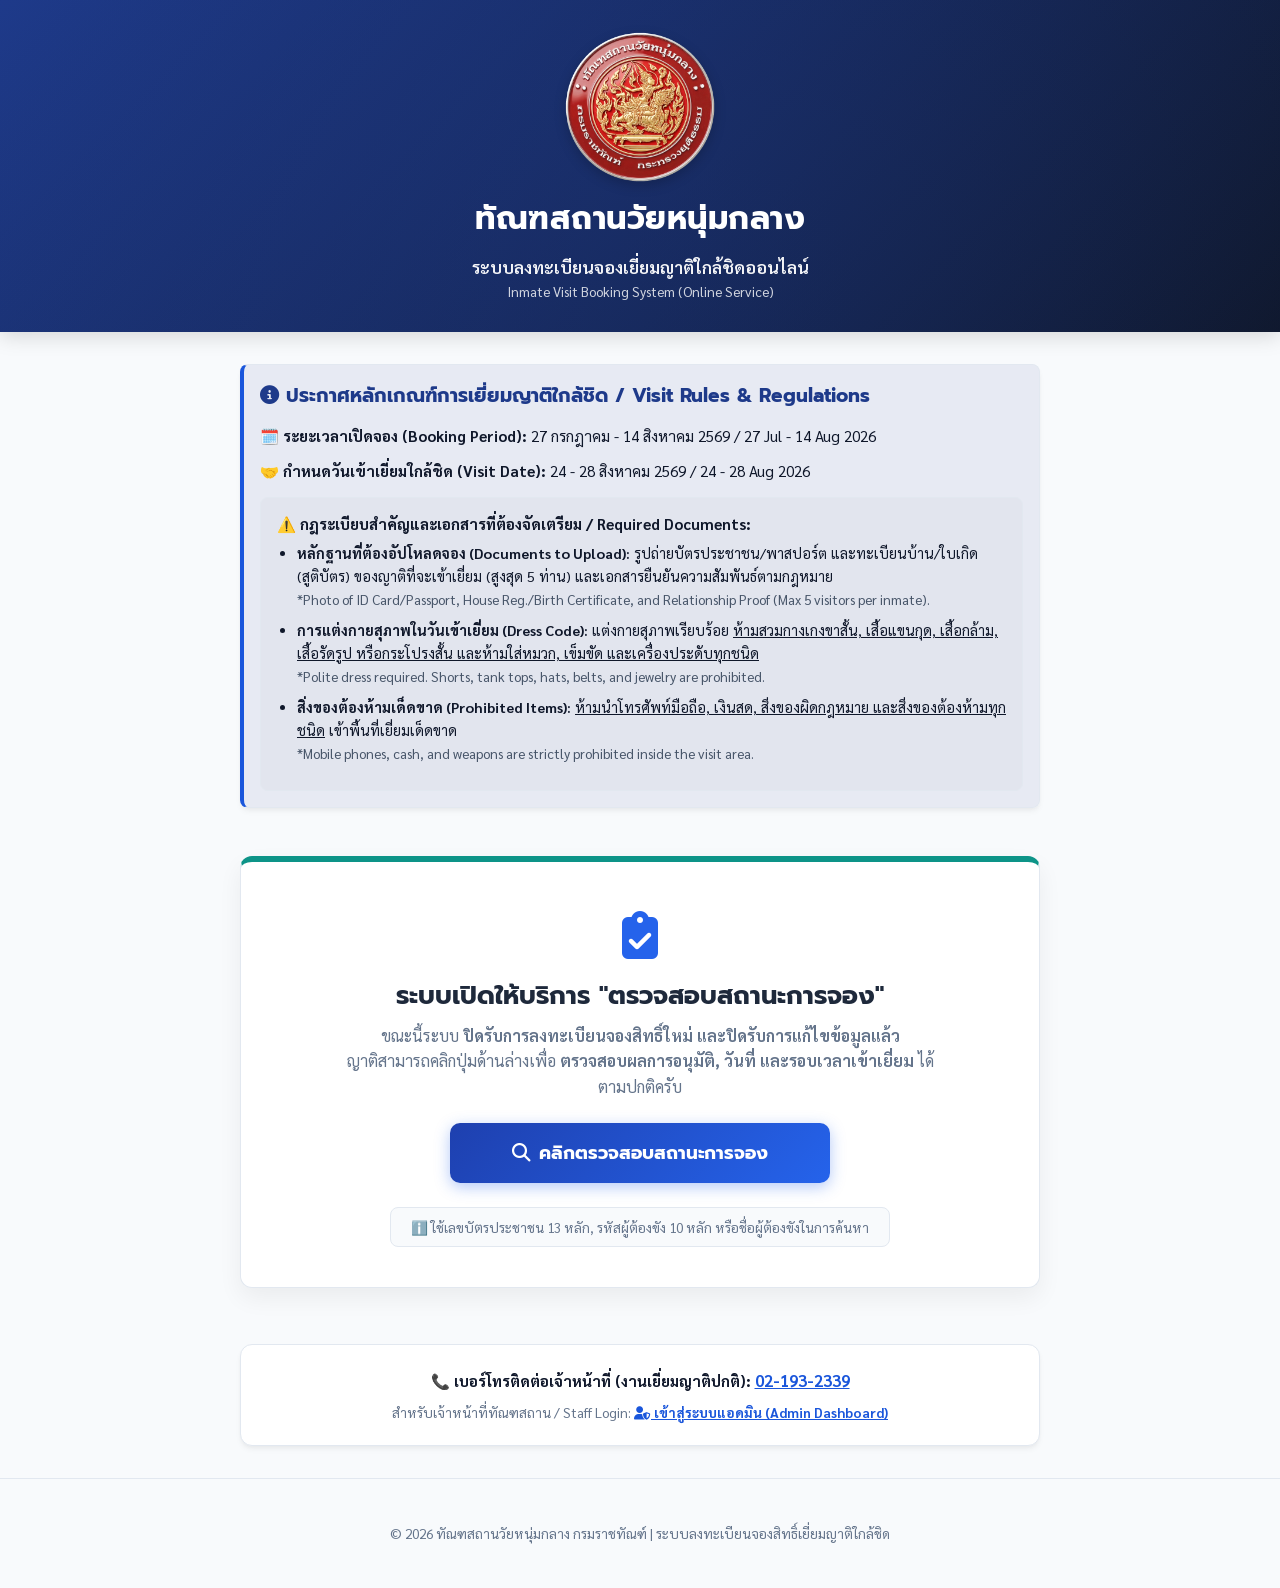
<file: index.html>
<!DOCTYPE html>
<html lang="th">
<head>
    <meta charset="UTF-8">
    <meta name="viewport" content="width=device-width, initial-scale=1.0">
    <meta http-equiv="Cache-Control" content="no-cache, no-store, must-revalidate">
    <meta http-equiv="Pragma" content="no-cache">
    <meta http-equiv="Expires" content="0">
    <meta name="description" content="ระบบลงทะเบียนจองเยี่ยมญาติใกล้ชิดออนไลน์ ทัณฑสถานวัยหนุ่มกลาง เปิดลงทะเบียนสำหรับญาติผู้ต้องขัง">
    <title>ระบบลงทะเบียนจองเยี่ยมญาติใกล้ชิดออนไลน์ - ทัณฑสถานวัยหนุ่มกลาง</title>
    <link rel="stylesheet" href="styles.css?v=2.0">
    <link rel="stylesheet" href="https://cdnjs.cloudflare.com/ajax/libs/font-awesome/6.4.0/css/all.min.css">
</head>
<body>
    <header>
        <div style="display:flex; flex-direction:column; align-items:center; justify-content:center; gap:0.75rem;">
            <img src="logo.png" alt="โลโก้ทัณฑสถานวัยหนุ่มกลาง" style="width:150px; height:150px; filter:drop-shadow(0 4px 6px rgba(0,0,0,0.2));">
            <h1 style="margin:0; font-family:'Prompt', sans-serif; font-size:2rem; font-weight:700; text-align:center;">ทัณฑสถานวัยหนุ่มกลาง</h1>
            <p style="margin:0; font-size:1.1rem; opacity:0.95; text-align:center; font-weight:600;">ระบบลงทะเบียนจองเยี่ยมญาติใกล้ชิดออนไลน์</p>
            <span style="font-size:0.85rem; opacity:0.8; text-align:center; margin-top:-0.5rem;">Inmate Visit Booking System (Online Service)</span>
        </div>
    </header>

    <main>
        <!-- Rules Alert Box -->
        <div class="card alert alert-info">
            <h2 style="margin-top: 0; font-family: 'Prompt', sans-serif; font-size: 1.2rem; color: #1e3a8a;">
                <i class="fa-solid fa-circle-info"></i> ประกาศหลักเกณฑ์การเยี่ยมญาติใกล้ชิด / Visit Rules & Regulations
            </h2>
            <p>🗓️ <strong>ระยะเวลาเปิดจอง (Booking Period):</strong> 27 กรกฎาคม - 14 สิงหาคม 2569 / 27 Jul - 14 Aug 2026</p>
            <p>🤝 <strong>กำหนดวันเข้าเยี่ยมใกล้ชิด (Visit Date):</strong> 24 - 28 สิงหาคม 2569 / 24 - 28 Aug 2026</p>
            <div class="rules-container" style="margin-top: 1rem;">
                <strong style="display: block; margin-bottom: 0.5rem;">⚠️ กฎระเบียบสำคัญและเอกสารที่ต้องจัดเตรียม / Required Documents:</strong>
                <ul class="rules-list">
                    <li><strong>หลักฐานที่ต้องอัปโหลดจอง (Documents to Upload):</strong> รูปถ่ายบัตรประชาชน/พาสปอร์ต และทะเบียนบ้าน/ใบเกิด (สูติบัตร) ของญาติที่จะเข้าเยี่ยม (สูงสุด 5 ท่าน) และเอกสารยืนยันความสัมพันธ์ตามกฎหมาย <br><span style="font-size:0.85rem; color:#475569;">*Photo of ID Card/Passport, House Reg./Birth Certificate, and Relationship Proof (Max 5 visitors per inmate).</span></li>
                    <li><strong>การแต่งกายสุภาพในวันเข้าเยี่ยม (Dress Code):</strong> แต่งกายสุภาพเรียบร้อย <u>ห้ามสวมกางเกงขาสั้น, เสื้อแขนกุด, เสื้อกล้าม, เสื้อรัดรูป หรือกระโปรงสั้น และห้ามใส่หมวก, เข็มขัด และเครื่องประดับทุกชนิด</u> <br><span style="font-size:0.85rem; color:#475569;">*Polite dress required. Shorts, tank tops, hats, belts, and jewelry are prohibited.</span></li>
                    <li><strong>สิ่งของต้องห้ามเด็ดขาด (Prohibited Items):</strong> <u>ห้ามนำโทรศัพท์มือถือ, เงินสด, สิ่งของผิดกฎหมาย และสิ่งของต้องห้ามทุกชนิด</u> เข้าพื้นที่เยี่ยมเด็ดขาด <br><span style="font-size:0.85rem; color:#475569;">*Mobile phones, cash, and weapons are strictly prohibited inside the visit area.</span></li>
                </ul>
            </div>
        </div>

        <!-- System Closed for New Bookings, but Open for Status Checking -->
        <div class="card" style="text-align: center; padding: 2.5rem 1.5rem; background: #fff; border-top: 6px solid var(--secondary-color); box-shadow: 0 10px 25px rgba(0,0,0,0.06); border-radius: 12px; margin-bottom: 2rem;">
            <div style="font-size: 3rem; color: #2563eb; margin-bottom: 0.75rem;">
                <i class="fa-solid fa-clipboard-check"></i>
            </div>
            <h2 style="margin: 0 0 0.5rem 0; font-family: 'Prompt', sans-serif; font-size: 1.6rem; color: #1e293b; font-weight: 700;">
                ระบบเปิดให้บริการ "ตรวจสอบสถานะการจอง"
            </h2>
            <p style="margin: 0 auto 1.5rem auto; font-size: 1rem; color: #64748b; max-width: 600px; line-height: 1.6;">
                ขณะนี้ระบบ <strong>ปิดรับการลงทะเบียนจองสิทธิ์ใหม่ และปิดรับการแก้ไขข้อมูลแล้ว</strong><br>
                ญาติสามารถคลิกปุ่มด้านล่างเพื่อ <strong>ตรวจสอบผลการอนุมัติ, วันที่ และรอบเวลาเข้าเยี่ยม</strong> ได้ตามปกติครับ
            </p>

            <div style="max-width: 380px; margin: 0 auto 1.5rem auto;">
                <a href="status.html" class="btn btn-primary" style="display: flex; align-items: center; justify-content: center; gap: 0.6rem; padding: 1rem 1.5rem; font-size: 1.15rem; font-weight: bold; background: linear-gradient(135deg, #1e40af, #2563eb); border: none; border-radius: 10px; color: #fff; text-decoration: none; box-shadow: 0 4px 15px rgba(37,99,235,0.35);">
                    <i class="fa-solid fa-magnifying-glass"></i> คลิกตรวจสอบสถานะการจอง
                </a>
            </div>

            <div style="display: inline-block; background: #f8fafc; padding: 0.6rem 1.25rem; border-radius: 8px; font-size: 0.85rem; color: #64748b; border: 1px solid #e2e8f0;">
                ℹ️ ใช้เลขบัตรประชาชน 13 หลัก, รหัสผู้ต้องขัง 10 หลัก หรือชื่อผู้ต้องขังในการค้นหา
            </div>
        </div>

        <div class="card" style="text-align: center; padding: 1.5rem;">
            <p style="margin: 0 0 0.75rem 0; font-size: 0.95rem; color: var(--text-light);">
                📞 <strong>เบอร์โทรติดต่อเจ้าหน้าที่ (งานเยี่ยมญาติปกติ):</strong> <a href="tel:021932339" style="color: var(--primary-color); font-weight: bold; text-decoration: underline; font-size: 1.05rem;">02-193-2339</a>
            </p>
            <p style="margin: 0; font-size: 0.85rem; color: var(--text-muted-light);">
                สำหรับเจ้าหน้าที่ทัณฑสถาน / Staff Login: 
                <a href="admin.html" style="color: var(--primary-color); font-weight: bold; text-decoration: underline;">
                    <i class="fa-solid fa-user-shield"></i> เข้าสู่ระบบแอดมิน (Admin Dashboard)
                </a>
            </p>
        </div>
    </main>

    <footer>
        <p>© 2026 ทัณฑสถานวัยหนุ่มกลาง กรมราชทัณฑ์ | ระบบลงทะเบียนจองสิทธิ์เยี่ยมญาติใกล้ชิด</p>
    </footer>

    <script src="app.js"></script>
    <script>
        document.addEventListener("DOMContentLoaded", () => {
            initTheme();
        });
    </script>
</body>
</html>
</file>
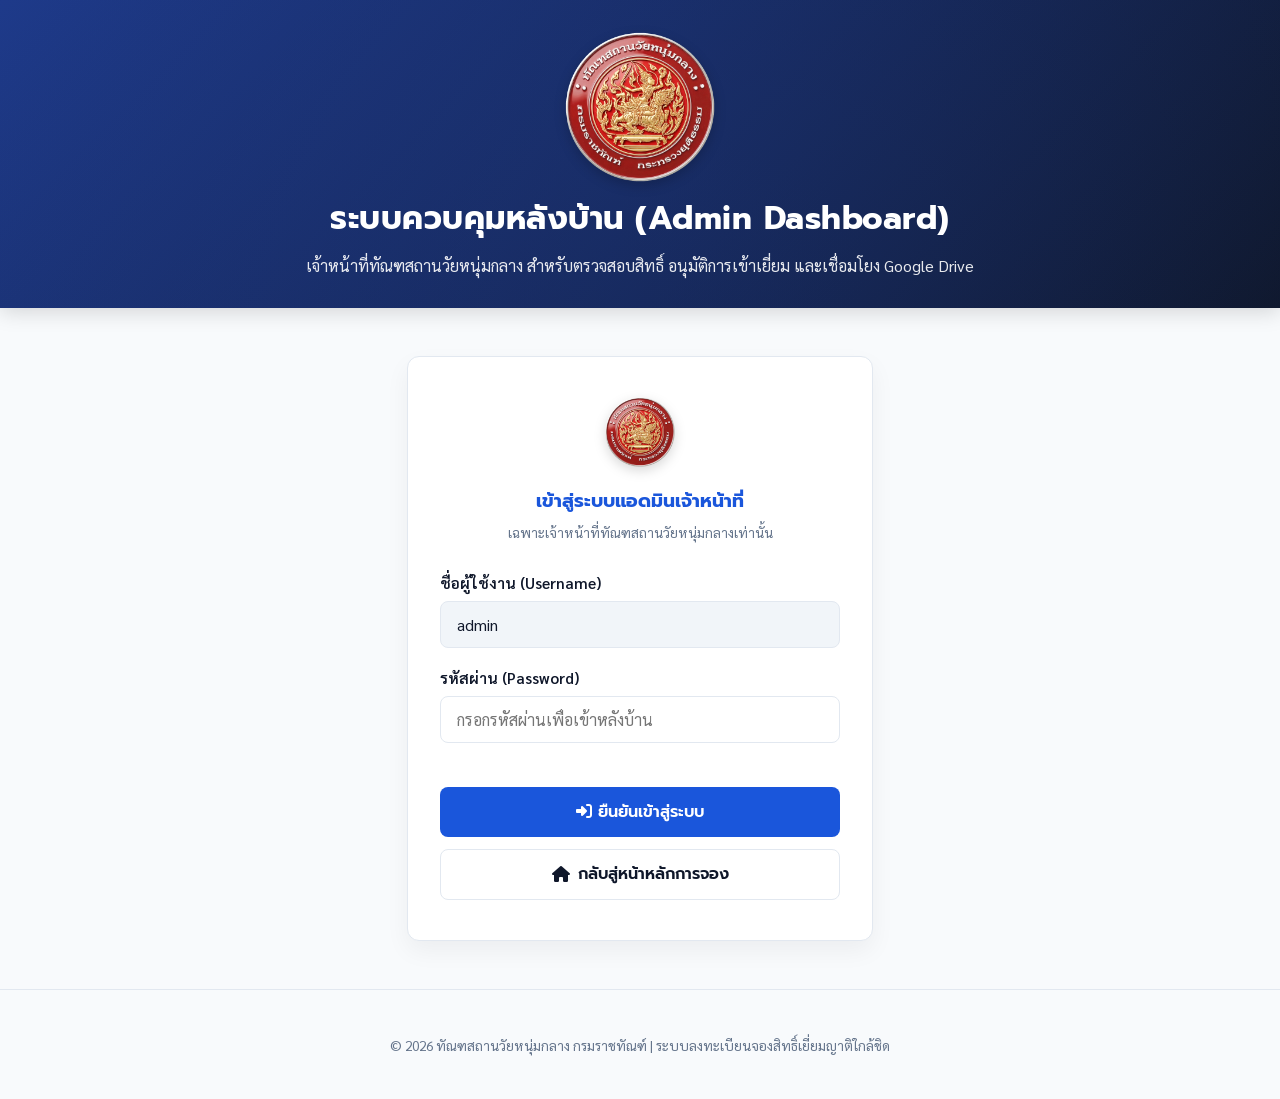
<file: admin.html>
<!DOCTYPE html>
<html lang="th">
<head>
    <meta charset="UTF-8">
    <meta name="viewport" content="width=device-width, initial-scale=1.0">
    <title>ระบบแอดมินสำหรับเจ้าหน้าที่ - ทัณฑสถานวัยหนุ่มกลาง</title>
    <link rel="stylesheet" href="styles.css">
    <link rel="stylesheet" href="https://cdnjs.cloudflare.com/ajax/libs/font-awesome/6.4.0/css/all.min.css">
    <link rel="preconnect" href="https://fonts.googleapis.com">
    <link rel="preconnect" href="https://fonts.gstatic.com" crossorigin>
    <link href="https://fonts.googleapis.com/css2?family=Sarabun:ital,wght@0,300;0,400;0,500;0,600;0,700;1,400&display=swap" rel="stylesheet">
    <style>
        .stats-grid {
            display: grid;
            grid-template-columns: repeat(auto-fit, minmax(200px, 1fr));
            gap: 1rem;
            margin-bottom: 1.5rem;
        }
        .stat-card {
            background-color: var(--bg-card-light);
            border: 1px solid var(--border-light);
            border-radius: var(--border-radius);
            padding: 1.25rem;
            text-align: center;
        }
        body.dark-mode .stat-card {
            background-color: var(--bg-card-dark);
            border-color: var(--border-dark);
        }
        .stat-card h4 {
            margin: 0;
            font-size: 0.9rem;
            color: var(--text-muted-light);
        }
        body.dark-mode .stat-card h4 {
            color: var(--text-muted-dark);
        }
        .stat-card p {
            margin: 0.5rem 0 0 0;
            font-size: 1.75rem;
            font-weight: 700;
            color: var(--primary-color);
        }
        @media print {
            @page {
                size: A4 portrait;
                margin: 0;
            }
            html, body {
                background-color: white !important;
                color: black !important;
                height: 100% !important;
                min-height: 100% !important;
                overflow: visible !important;
                margin: 0 !important;
                padding: 0 !important;
                font-family: 'TH Sarabun PSK', 'TH Sarabun New', 'Sarabun', sans-serif !important;
            }
            body > * {
                display: none !important;
            }
            #reportModal {
                display: block !important;
                visibility: visible !important;
                position: absolute !important;
                left: 0 !important;
                top: 0 !important;
                width: 100% !important;
                height: auto !important;
                min-height: auto !important;
                max-height: none !important;
                overflow: visible !important;
                background-color: white !important;
                backdrop-filter: none !important;
                box-shadow: none !important;
                border: none !important;
                z-index: 99999 !important;
                margin: 0 !important;
                padding: 0 !important;
            }
            #reportModal .no-print, .no-print {
                display: none !important;
            }
            .modal-content {
                box-shadow: none !important;
                border: none !important;
                width: 100% !important;
                max-width: 100% !important;
                height: auto !important;
                min-height: auto !important;
                max-height: none !important;
                overflow: visible !important;
                padding: 0 !important;
                margin: 0 !important;
                background-color: white !important;
                position: static !important;
            }
            #zonePrintArea, #reportModalBody {
                overflow: visible !important;
                height: auto !important;
                max-height: none !important;
                position: static !important;
                padding: 0 !important;
                margin: 0 !important;
            }
            table {
                width: 100% !important;
                border-collapse: collapse !important;
                page-break-inside: auto !important;
            }
            tr {
                page-break-inside: avoid !important;
                break-inside: avoid !important;
            }
            thead {
                display: table-header-group !important;
            }
            .official-form-page {
                border: none !important;
                box-shadow: none !important;
                padding: 0.8cm 1.5cm 0.5cm 1.5cm !important;
                margin: 0 auto !important;
                width: 100% !important;
                max-width: 210mm !important;
                box-sizing: border-box !important;
                display: flex !important;
                flex-direction: column !important;
                justify-content: flex-start !important;
            }
            .print-only {
                display: flex !important;
            }
        }
        .print-only {
            display: none;
        }
    </style>
</head>
<body>
    <header>
        <div style="display:flex; flex-direction:column; align-items:center; justify-content:center; gap:0.75rem;">
            <img src="logo.png" alt="โลโก้ทัณฑสถานวัยหนุ่มกลาง" style="width:150px; height:150px; filter:drop-shadow(0 4px 6px rgba(0,0,0,0.2));">
            <h1 style="margin:0; font-family:'Prompt', sans-serif; font-size:2rem; font-weight:700; text-align:center;">ระบบควบคุมหลังบ้าน (Admin Dashboard)</h1>
            <p style="margin:0; font-size:1rem; opacity:0.9; text-align:center;">เจ้าหน้าที่ทัณฑสถานวัยหนุ่มกลาง สำหรับตรวจสอบสิทธิ์ อนุมัติการเข้าเยี่ยม และเชื่อมโยง Google Drive</p>
        </div>
    </header>

    <main style="max-width: 1200px; width: 95%;">
        <!-- Back to main portal button -->
        <div id="portalNav" style="display: none; justify-content: space-between; align-items: center; margin-bottom: 1.5rem; flex-wrap: wrap; gap: 0.5rem;">
            <a href="index.html" style="text-decoration:none; color:var(--primary-color); font-weight:600;">
                <i class="fa-solid fa-arrow-left"></i> กลับสู่หน้าพอร์ทัลหลัก
            </a>
            <button onclick="handleLogout()" class="btn btn-secondary" style="width: auto; padding: 0.4rem 0.8rem; font-size: 0.85rem; background-color: var(--danger); color: white; border: none; font-family: inherit; border-radius: 6px; cursor: pointer;">
                <i class="fa-solid fa-right-from-bracket"></i> ออกจากระบบ
            </button>
        </div>

        <!-- Admin Login Screen -->
        <div id="loginScreen" style="display: flex; align-items: center; justify-content: center; min-height: 50vh; padding: 1rem 0;">
            <div class="card" style="max-width: 400px; width: 100%; box-shadow: 0 10px 25px rgba(0,0,0,0.05); border-radius: 12px; padding: 2.5rem 2rem;">
                <div style="text-align: center; margin-bottom: 2rem;">
                    <img src="logo.png" alt="โลโก้ทัณฑสถานวัยหนุ่มกลาง" style="width: 70px; height: 70px; filter: drop-shadow(0 4px 6px rgba(0,0,0,0.15)); margin-bottom: 1rem;">
                    <h3 style="margin: 0; font-family: 'Prompt', sans-serif; color: var(--primary-color);">เข้าสู่ระบบแอดมินเจ้าหน้าที่</h3>
                    <p style="margin: 0.5rem 0 0 0; font-size: 0.85rem; color: var(--text-muted-light);">เฉพาะเจ้าหน้าที่ทัณฑสถานวัยหนุ่มกลางเท่านั้น</p>
                </div>
                
                <form id="loginForm" onsubmit="handleLogin(event)">
                    <div class="form-group">
                        <label for="adminUsername">ชื่อผู้ใช้งาน (Username)</label>
                        <input type="text" id="adminUsername" class="form-control" value="admin" required readonly style="background-color: #f1f5f9; cursor: not-allowed;">
                    </div>
                    
                    <div class="form-group" style="margin-top: 1.25rem;">
                        <label for="adminPassword">รหัสผ่าน (Password)</label>
                        <input type="password" id="adminPassword" class="form-control" placeholder="กรอกรหัสผ่านเพื่อเข้าหลังบ้าน" required>
                    </div>
                    
                    <div id="loginFeedback" style="color: var(--danger); font-size: 0.85rem; font-weight: 500; margin-top: 0.5rem; display: none;"></div>
                    
                    <button type="submit" class="btn btn-primary" style="width: 100%; margin-top: 1.5rem; font-weight: 600; padding: 0.8rem;">
                        <i class="fa-solid fa-right-to-bracket"></i> ยืนยันเข้าสู่ระบบ
                    </button>
                    
                    <a href="index.html" class="btn btn-secondary" style="width: 100%; margin-top: 0.75rem; font-weight: 600; padding: 0.8rem; display: flex; align-items: center; justify-content: center; gap: 0.5rem; text-decoration: none;">
                        <i class="fa-solid fa-house"></i> กลับสู่หน้าหลักการจอง
                    </a>
                </form>
            </div>
        </div>

        <div id="adminDashboard" style="display: none;">
            <!-- System Stats Overview -->
            <div class="stats-grid">
            <div class="stat-card">
                <h4>จำนวนการลงทะเบียนทั้งหมด</h4>
                <p id="totalBookings">0</p>
            </div>
            <div class="stat-card">
                <h4>รอการตรวจสอบเอกสาร</h4>
                <p id="pendingBookings" style="color: var(--warning);">0</p>
            </div>
            <div class="stat-card">
                <h4>อนุมัติเรียบร้อย</h4>
                <p id="approvedBookings" style="color: var(--success);">0</p>
            </div>
            <div class="stat-card">
                <h4>ปฏิเสธ/เอกสารไม่ชัดเจน</h4>
                <p id="rejectedBookings" style="color: var(--danger);">0</p>
            </div>
        </div>

        <!-- Quota Monitor Section -->
        <div class="card" style="margin-bottom: 1.5rem; background-color: #f8fafc; border: 1px solid var(--border-light);">
            <div style="display:flex; justify-content:space-between; align-items:center; flex-wrap:wrap; gap:0.5rem; margin-bottom:1rem;">
                <h3 style="margin:0; font-family:'Prompt', sans-serif; color:var(--primary-color); display:flex; align-items:center; gap:0.5rem; font-size:1.15rem;">
                    <i class="fa-solid fa-chart-bar"></i> สถานะโควตาการจองเยี่ยมคงเหลือ (จำกัด 300 คิว/รอบ/แดน)
                </h3>
                <span style="font-size:0.85rem; color:var(--text-muted-light);">
                    <i class="fa-solid fa-arrows-rotate"></i> อัปเดตเรียลไทม์ตามคิวจองในระบบ
                </span>
            </div>

            <div id="quotaMonitorGrid" style="display:grid; grid-template-columns: repeat(auto-fit, minmax(220px, 1fr)); gap:0.75rem;">
                <!-- dynamic quota monitor cards render here -->
            </div>
        </div>

        <!-- Notification Alert & Auto-Refresh Control Bar -->
        <div style="display:flex; justify-content:space-between; align-items:center; flex-wrap:wrap; gap:0.5rem; margin-bottom:1rem; padding:0.75rem 1rem; background:linear-gradient(135deg, #1e293b, #0f172a); color:white; border-radius:8px; box-shadow:0 2px 8px rgba(0,0,0,0.15);" class="no-print">
            <div style="display:flex; align-items:center; gap:0.75rem; flex-wrap:wrap;">
                <span style="font-weight:bold; font-size:0.95rem; display:flex; align-items:center; gap:0.4rem; color:#f8fafc;">
                    <i class="fa-solid fa-bell" id="bellIcon" style="color:#f59e0b; font-size:1.1rem;"></i> ระบบตรวจจับคิวใหม่เรียลไทม์
                </span>
                <span id="autoRefreshStatus" class="badge" style="background:#059669; color:white; font-size:0.75rem; padding:4px 10px; border-radius:12px;">🟢 ทำงานปกติ (ตรวจสอบคิวใหม่ทุก 30 วิ)</span>
            </div>

            <div style="display:flex; align-items:center; gap:0.5rem; flex-wrap:wrap;">
                <button id="btnToggleSound" onclick="toggleNotificationSound()" class="btn" style="padding:0.4rem 0.9rem; font-size:0.85rem; background:#334155; color:white; border:1px solid #475569; border-radius:6px; cursor:pointer; display:inline-flex; align-items:center; gap:0.4rem; font-family:'Prompt', sans-serif;">
                    <i class="fa-solid fa-volume-high" id="soundIcon" style="color:#10b981;"></i> เสียงแจ้งเตือน: เปิด
                </button>
                <button onclick="testNotificationSound()" class="btn" style="padding:0.4rem 0.8rem; font-size:0.8rem; background:#475569; color:white; border:none; border-radius:6px; cursor:pointer; font-family:'Prompt', sans-serif;">
                    <i class="fa-solid fa-music"></i> ทดสอบเสียง 🔊
                </button>
            </div>
        </div>

        <!-- Admin Master Control Panel: Toggle Switches -->
        <div style="display:grid; grid-template-columns: repeat(auto-fit, minmax(320px, 1fr)); gap:0.75rem; margin-bottom:1rem;" class="no-print">
            <!-- Toggle 1: New Booking System -->
            <div style="display:flex; justify-content:space-between; align-items:center; padding:0.75rem 1rem; background:linear-gradient(135deg, #0f172a, #1e1b4b); color:white; border-radius:8px; box-shadow:0 2px 8px rgba(0,0,0,0.15);">
                <div style="display:flex; align-items:center; gap:0.5rem; flex-wrap:wrap;">
                    <span style="font-weight:bold; font-size:0.9rem; display:flex; align-items:center; gap:0.4rem; color:#f8fafc;">
                        <i class="fa-solid fa-power-off" style="color:#818cf8; font-size:1rem;"></i> 1. ระบบจองสิทธิ์ใหม่:
                    </span>
                    <span id="configBookingStatus" class="badge" style="background:#059669; color:white; font-size:0.75rem; padding:3px 8px; border-radius:10px; font-weight:bold;">🟢 เปิดรับจอง</span>
                </div>
                <button id="btnToggleBooking" onclick="toggleBookingOpenConfig()" class="btn" style="padding:0.4rem 0.8rem; font-size:0.8rem; background:#ef4444; color:white; border:none; border-radius:6px; cursor:pointer; display:inline-flex; align-items:center; gap:0.3rem; font-family:'Prompt', sans-serif; font-weight:bold;">
                    <i class="fa-solid fa-lock" id="bookingToggleIcon"></i> <span>ปิดรับจองใหม่</span>
                </button>
            </div>

            <!-- Toggle 2: Check Status & Edit Resubmission System -->
            <div style="display:flex; justify-content:space-between; align-items:center; padding:0.75rem 1rem; background:linear-gradient(135deg, #0f172a, #311b92); color:white; border-radius:8px; box-shadow:0 2px 8px rgba(0,0,0,0.15);">
                <div style="display:flex; align-items:center; gap:0.5rem; flex-wrap:wrap;">
                    <span style="font-weight:bold; font-size:0.9rem; display:flex; align-items:center; gap:0.4rem; color:#f8fafc;">
                        <i class="fa-solid fa-magnifying-glass" style="color:#a5b4fc; font-size:1rem;"></i> 2. ตรวจสอบสถานะ/แก้ไข:
                    </span>
                    <span id="configStatusPageStatus" class="badge" style="background:#059669; color:white; font-size:0.75rem; padding:3px 8px; border-radius:10px; font-weight:bold;">🟢 เปิดให้บริการ</span>
                </div>
                <button id="btnToggleStatusPage" onclick="toggleStatusPageOpenConfig()" class="btn" style="padding:0.4rem 0.8rem; font-size:0.8rem; background:#ef4444; color:white; border:none; border-radius:6px; cursor:pointer; display:inline-flex; align-items:center; gap:0.3rem; font-family:'Prompt', sans-serif; font-weight:bold;">
                    <i class="fa-solid fa-lock" id="statusPageToggleIcon"></i> <span>ปิดช่องสืบค้น/แก้ไข</span>
                </button>
            </div>
        </div>

        <!-- report button bar -->
        <div style="display:flex; justify-content:flex-end; gap:0.5rem; margin-bottom:1rem; flex-wrap:wrap;" class="no-print">
            <button class="btn btn-primary" onclick="showOfficialFormBatchModal()" style="width:auto; padding:0.6rem 1.3rem; background-color: #6366f1; border-color: #6366f1; font-family:'Prompt', sans-serif; display:inline-flex; align-items:center; gap:0.5rem; font-weight:600; font-size:0.9rem; border-radius:6px; cursor:pointer;" title="พิมพ์แบบฟอร์มขอเยี่ยมทัณฑ์ปฏิบัติ สำหรับคิวที่ได้รับการอนุมัติแล้ว">
                <i class="fa-solid fa-file-contract"></i> 📄 พิมพ์ใบคำขอเยี่ยมทัณฑ์ปฏิบัติ (อนุมัติแล้ว)
            </button>
            <button class="btn btn-primary" onclick="exportApprovedVisitorsExcel()" style="width:auto; padding:0.6rem 1.3rem; background-color: #16a34a; border-color: #16a34a; font-family:'Prompt', sans-serif; display:inline-flex; align-items:center; gap:0.5rem; font-weight:600; font-size:0.9rem; border-radius:6px; cursor:pointer;">
                <i class="fa-solid fa-file-excel"></i> ส่งออกไฟล์ Excel (เฉพาะญาติที่ผ่านการอนุมัติเข้าเยี่ยมจริง)
            </button>
            <button class="btn btn-primary" onclick="showReportModal()" style="width:auto; padding:0.6rem 1.3rem; background-color: #0d9488; border-color: #0d9488; font-family:'Prompt', sans-serif; display:inline-flex; align-items:center; gap:0.5rem; font-weight:600; font-size:0.9rem; border-radius:6px; cursor:pointer;">
                <i class="fa-solid fa-chart-pie"></i> รายงานสรุปยอดจองเยี่ยม (รายวัน / รายแดน)
            </button>
            <button class="btn btn-primary" onclick="showZonePrintModal()" style="width:auto; padding:0.6rem 1.3rem; background-color: #0284c7; border-color: #0284c7; font-family:'Prompt', sans-serif; display:inline-flex; align-items:center; gap:0.5rem; font-weight:600; font-size:0.9rem; border-radius:6px; cursor:pointer;">
                <i class="fa-solid fa-print"></i> พิมพ์รายชื่อแยกตามแดน
            </button>
        </div>

        <!-- Google Drive Cloud Link Info Box -->
        <div class="card alert alert-info" style="border-radius: var(--border-radius); border-left-color: var(--secondary-color);">
            <h3 style="margin-top:0; font-family:'Prompt', sans-serif; font-size:1.15rem; color:#0d9488;">
                <i class="fa-solid fa-cloud"></i> สถานะการเชื่อมโยง Google Drive Storage (API Connected)
            </h3>
            <p style="margin: 0; font-size: 0.9rem; line-height: 1.5;">
                📁 รูปภาพเอกสารหลักฐานทั้งหมดถูกจัดส่งไปยัง Google Drive Folder: <strong>"เยี่ยมใกล้ชิด_2569_ไม่บีบอัด"</strong> โดยแบ่งตามโฟลเดอร์ย่อยของเลขบัตรประชาชนผู้ต้องขังเพื่อความสะดวกในการเปิดตรวจภาพขนาดใหญ่บนหน้าจอคอมพิวเตอร์เจ้าหน้าที่ 
                <a href="#" style="color: var(--primary-color); font-weight:bold; text-decoration:underline;">[คลิกเพื่อเปิดโฟลเดอร์ Google Drive ของหน่วยงาน]</a>
            </p>
        </div>

        <!-- Bookings Filter & Control Table -->
        <div class="card">
            <div style="display:flex; justify-content:space-between; align-items:center; flex-wrap:wrap; gap:1rem; margin-bottom:1rem;">
                <h3 style="margin:0; font-family:'Prompt', sans-serif;">รายชื่อการลงทะเบียนจองเยี่ยมญาติใกล้ชิด</h3>
                
                <div style="display:flex; gap:0.5rem; flex-wrap:wrap; align-items:center;">
                    <div style="position:relative;">
                        <input type="text" id="filterSearch" class="form-control" placeholder="🔍 ค้นหาชื่อ / เลขบัตร / ญาติ..." style="width:220px; padding:0.5rem; border-radius:6px;" oninput="renderBookingsTable()">
                    </div>

                    <select id="filterZone" class="form-control" style="width:140px; padding:0.5rem;" onchange="renderBookingsTable()">
                        <option value="">กรองตามแดน</option>
                        <option value="1">แดน 1</option>
                        <option value="2">แดน 2</option>
                        <option value="3">แดน 3</option>
                        <option value="4">แดน 4</option>
                        <option value="5">แดน 5</option>
                        <option value="6">แดน 6</option>
                        <option value="7">แดน 7</option>
                        <option value="8">แดน 8</option>
                    </select>

                    <select id="filterStatus" class="form-control" style="width:215px; padding:0.5rem;" onchange="renderBookingsTable()">
                        <option value="">สถานะทั้งหมด</option>
                        <option value="pending">🟡 รอการตรวจสอบ (ยังไม่อนุมัติ)</option>
                        <option value="approved">🟢 อนุมัติแล้ว (ทั้งหมด)</option>
                        <option value="unprinted">📄 อนุมัติแล้ว (ยังไม่พิมพ์ใบคำขอ)</option>
                        <option value="printed">🖨️ อนุมัติแล้ว (พิมพ์ใบคำขอแล้ว)</option>
                        <option value="rejected">🔴 ปฏิเสธการจอง</option>
                    </select>

                    <button class="btn btn-primary" onclick="refreshData()" style="width:auto; padding:0.5rem 1rem; background-color: var(--primary-color); border-color: var(--primary-color); display:inline-flex; align-items:center; gap:0.5rem; color:white; border-radius:6px; cursor:pointer; font-weight:600;">
                        <i class="fa-solid fa-arrows-rotate"></i> ดึงข้อมูลคิวใหม่
                    </button>
                </div>
            </div>

            <!-- Table Responsive -->
            <div class="table-responsive">
                <table>
                    <thead>
                        <tr>
                            <th>วันที่จอง</th>
                            <th>ผู้ต้องขัง / แดน</th>
                            <th>รอบนัดหมาย</th>
                            <th>จำนวนญาติ</th>
                            <th>รูปภาพบน Drive (ไม่ย่อขนาด)</th>
                            <th>สถานะ</th>
                            <th>การจัดการ</th>
                        </tr>
                    </thead>
                    <tbody id="bookingsTableBody">
                        <!-- rows will render dynamically -->
                    </tbody>
                </table>
            </div>
        </div>
        </div> <!-- end of adminDashboard -->
    </main>

    <!-- Modal View Details -->
    <div class="modal" id="detailsModal">
        <div class="modal-content" style="max-width: 650px;">
            <h3 style="margin-top:0; font-family:'Prompt', sans-serif; color:var(--primary-color);">🔍 รายละเอียดการจองเยี่ยมและเอกสารแนบ</h3>
            <div id="modalDetailsBody">
                <!-- details go here -->
            </div>
            <button onclick="closeDetailsModal()" class="btn btn-secondary" style="margin-top:1.5rem;">ปิดหน้าต่าง</button>
        </div>
    </div>

    <!-- Modal View Report -->
    <div class="modal" id="reportModal">
        <div class="modal-content" style="max-width: 750px; width: 95%;" id="reportModalBody">
            <!-- report dynamic layout will render here -->
        </div>
    </div>

    <!-- Modal Reject Reason -->
    <div class="modal" id="rejectReasonModal">
        <div class="modal-content" style="max-width: 480px; border-top: 5px solid var(--danger);">
            <h3 style="margin-top:0; font-family:'Prompt', sans-serif; display:flex; align-items:center; gap:0.5rem; color:var(--danger); font-size:1.2rem;">
                <i class="fa-solid fa-ban"></i> ระบุเหตุผลการงดเยี่ยม / ปฏิเสธคำร้อง
            </h3>
            <p style="font-size:0.85rem; color:var(--text-muted-light); margin-bottom:1rem; line-height:1.5;">
                พิมพ์ระบุเหตุผลที่งดเยี่ยมหรือปฏิเสธคำร้องนี้ เพื่อแจ้งให้ญาติทราบโดยตรงในระบบ:
            </p>
            
            <div class="form-group" style="margin-bottom:1rem;">
                <textarea id="rejectReasonInput" class="form-control" rows="3" placeholder="พิมพ์เหตุผลที่นี่... (เช่น งดเยี่ยมเนื่องจากผู้ต้องขังออกศาล / งดเยี่ยมเนื่องจากย้ายเรือนจำ / บัตรประชาชนไม่ชัดเจน)" style="width:100%; border:1.5px solid var(--border-light); border-radius:8px; padding:0.75rem; font-family:inherit; font-size:0.9rem; resize:none; box-sizing:border-box;"></textarea>
            </div>
            
            <label style="display:block; font-size:0.8rem; font-weight:600; margin-bottom:0.5rem; color:var(--text-light);">เลือกข้อความสำเร็จรูป (สามารถแก้ไขข้อความเพิ่มเติมได้):</label>
            <div style="display:flex; flex-wrap:wrap; gap:0.4rem; margin-bottom:1.5rem;">
                <button type="button" class="btn-preset" onclick="setPresetRejectReason('ตามคำสั่งทัณฑสถานวัยหนุ่มกลาง เรื่อง งดเยี่ยมญาติใกล้ชิดในวันดังกล่าว')" style="background:#fee2e2; color:#b91c1c; border:1px solid #fca5a5; font-weight:bold;">🏛️ ตามคำสั่งทัณฑสถานวัยหนุ่มกลาง</button>
                <button type="button" class="btn-preset" onclick="setPresetRejectReason('งดเยี่ยมเนื่องจากผู้ต้องขังมีกำหนดออกศาลในวันดังกล่าว')" style="background:#fee2e2; color:#b91c1c; border:1px solid #fca5a5;">⚖️ งดเยี่ยม (ผู้ต้องขังออกศาล)</button>
                <button type="button" class="btn-preset" onclick="setPresetRejectReason('งดเยี่ยมเนื่องจากย้ายเรือนจำ / ย้ายแดนคุมขัง')" style="background:#fee2e2; color:#b91c1c; border:1px solid #fca5a5;">🚚 งดเยี่ยม (ย้ายเรือนจำ)</button>
                <button type="button" class="btn-preset" onclick="setPresetRejectReason('งดเยี่ยมเนื่องจากเรือนจำปรับปรุงสถานที่ / มีภารกิจพิเศษ')" style="background:#fee2e2; color:#b91c1c; border:1px solid #fca5a5;">🏢 งดเยี่ยม (ปรับปรุงสถานที่)</button>
                <button type="button" class="btn-preset" onclick="setPresetRejectReason('งดเยี่ยมเนื่องจากผู้ต้องขังถูกลงโทษเพิกถอนสิทธิ์เข้าเยี่ยม (กระทำผิดวินัย)')" style="background:#fee2e2; color:#b91c1c; border:1px solid #fca5a5;">🚫 งดเยี่ยม (กระทำผิดวินัย)</button>
                <button type="button" class="btn-preset" onclick="setPresetRejectReason('รูปถ่ายหน้าบัตรประชาชนผู้เข้าเยี่ยมไม่ชัดเจน กรุณาแนบภาพใหม่')">🪪 บัตร ปชช. ไม่ชัด</button>
            </div>

            <div class="form-row" style="margin-top:1.5rem; display:flex; gap:0.5rem; justify-content:flex-end;">
                <button onclick="closeRejectReasonModal()" class="btn btn-secondary" style="width:auto; padding:0.5rem 1.2rem; border-radius:6px; font-weight:600; font-size:0.9rem;">ยกเลิก</button>
                <button onclick="submitRejectReason()" class="btn btn-primary" style="width:auto; padding:0.5rem 1.2rem; background-color:var(--danger); border-color:var(--danger); color:white; border-radius:6px; font-weight:600; font-size:0.9rem;">บันทึกแจ้งงดเยี่ยม / ปฏิเสธ</button>
            </div>
        </div>
    </div>

    <footer>
        <p>© 2026 ทัณฑสถานวัยหนุ่มกลาง กรมราชทัณฑ์ | ระบบลงทะเบียนจองสิทธิ์เยี่ยมญาติใกล้ชิด</p>
    </footer>

    <script src="app.js"></script>
    <script>
        document.addEventListener("DOMContentLoaded", async () => {
            initTheme();
            checkLoginState();

            // ตรวจจับและดึงคิวใหม่จาก Google Sheets เงียบๆ เบื้องหลังทุกๆ 30 วินาที
            // เพื่อแชร์สถานะระหว่างเจ้าหน้าที่ 5-10 คนให้ตรงกันโดยไม่รบกวนหน้าต่างที่กำลังจ้องตรวจอยู่
            setInterval(async () => {
                const isLoggedIn = sessionStorage.getItem("admin_logged_in") === "true";
                if (isLoggedIn) {
                    await silentRefreshData();
                }
            }, 30000);
        });

        function checkLoginState() {
            const isLoggedIn = sessionStorage.getItem("admin_logged_in") === "true";
            if (isLoggedIn) {
                document.getElementById("loginScreen").style.display = "none";
                document.getElementById("adminDashboard").style.display = "block";
                document.getElementById("portalNav").style.display = "flex";
                refreshData();
            } else {
                document.getElementById("loginScreen").style.display = "flex";
                document.getElementById("adminDashboard").style.display = "none";
                document.getElementById("portalNav").style.display = "none";
            }
        }

        async function handleLogin(event) {
            event.preventDefault();
            const password = document.getElementById("adminPassword").value.trim();
            const feedback = document.getElementById("loginFeedback");
            const btnSubmit = document.querySelector("#loginForm button");
            
            feedback.style.display = "none";
            btnSubmit.disabled = true;
            btnSubmit.innerHTML = `<i class="fa-solid fa-spinner fa-spin"></i> กำลังตรวจสอบรหัสผ่าน...`;
            
            let isAuthorized = false;
            
            const cleanPass = password.toLowerCase().trim();
            const validPasses = ["wainoom1234", "admin1234", "wainoom", "admin", "1234"];

            if (validPasses.includes(cleanPass)) {
                isAuthorized = true;
            } else if (isProduction()) {
                try {
                    const response = await fetch(`${APPS_SCRIPT_URL}?action=verify_password&password=${encodeURIComponent(password)}`);
                    const result = await response.json();
                    if (result.status === "success" && result.authorized) {
                        isAuthorized = true;
                    }
                } catch (e) {
                    console.error("Authentication error:", e);
                }
            }
            
            btnSubmit.disabled = false;
            btnSubmit.innerHTML = `<i class="fa-solid fa-right-to-bracket"></i> ยืนยันเข้าสู่ระบบ`;
            
            if (isAuthorized) {
                sessionStorage.setItem("admin_logged_in", "true");
                checkLoginState();
            } else {
                feedback.innerText = "❌ รหัสผ่านไม่ถูกต้อง กรุณาลองใหม่อีกครั้ง";
                feedback.style.display = "block";
                document.getElementById("adminPassword").value = "";
            }
        }
        
        function handleLogout() {
            sessionStorage.removeItem("admin_logged_in");
            checkLoginState();
        }

        let bookingsCache = [];
        let isSoundEnabled = true;
        let audioCtx = null;
        let previousBookingCount = -1;
        let autoRefreshTimer = null;

        function playDingDongSound() {
            if (!isSoundEnabled) return;
            try {
                if (!audioCtx) {
                    audioCtx = new (window.AudioContext || window.webkitAudioContext)();
                }
                if (audioCtx.state === 'suspended') {
                    audioCtx.resume();
                }

                const now = audioCtx.currentTime;

                // Tone 1: High chime (E5 - 659.25Hz)
                const osc1 = audioCtx.createOscillator();
                const gain1 = audioCtx.createGain();
                osc1.type = 'sine';
                osc1.frequency.setValueAtTime(659.25, now);
                gain1.gain.setValueAtTime(0.3, now);
                gain1.gain.exponentialRampToValueAtTime(0.001, now + 0.4);
                osc1.connect(gain1);
                gain1.connect(audioCtx.destination);
                osc1.start(now);
                osc1.stop(now + 0.4);

                // Tone 2: Warm chime (B5 - 987.77Hz)
                const osc2 = audioCtx.createOscillator();
                const gain2 = audioCtx.createGain();
                osc2.type = 'sine';
                osc2.frequency.setValueAtTime(987.77, now + 0.15);
                gain2.gain.setValueAtTime(0.4, now + 0.15);
                gain2.gain.exponentialRampToValueAtTime(0.001, now + 0.8);
                osc2.connect(gain2);
                gain2.connect(audioCtx.destination);
                osc2.start(now + 0.15);
                osc2.stop(now + 0.8);
            } catch(e) {
                console.error("Audio playback error:", e);
            }
        }

        function toggleNotificationSound() {
            isSoundEnabled = !isSoundEnabled;
            const btn = document.getElementById("btnToggleSound");
            if (isSoundEnabled) {
                btn.innerHTML = `<i class="fa-solid fa-volume-high" id="soundIcon" style="color:#10b981;"></i> เสียงแจ้งเตือน: เปิด`;
                btn.style.background = "#334155";
                playDingDongSound();
            } else {
                btn.innerHTML = `<i class="fa-solid fa-volume-xmark" id="soundIcon" style="color:#ef4444;"></i> เสียงแจ้งเตือน: ปิด`;
                btn.style.background = "#991b1b";
            }
        }

        function testNotificationSound() {
            playDingDongSound();
            showToastNotification("🔔 ทดสอบเสียงแจ้งเตือนระบบสำเร็จ!");
        }

        function showToastNotification(message) {
            let toast = document.getElementById("adminToastNotif");
            if (!toast) {
                toast = document.createElement("div");
                toast.id = "adminToastNotif";
                toast.style.cssText = "position:fixed; top:20px; right:20px; z-index:9999; background:#0f172a; color:#fff; padding:1rem 1.5rem; border-radius:10px; box-shadow:0 10px 25px rgba(0,0,0,0.3); border-left:6px solid #10b981; font-family:'Prompt', sans-serif; font-size:0.95rem; font-weight:bold; display:flex; align-items:center; gap:0.75rem; transition:all 0.3s ease; transform:translateY(-20px); opacity:0;";
                document.body.appendChild(toast);
            }
            toast.innerHTML = `<i class="fa-solid fa-bell" style="color:#f59e0b; font-size:1.4rem;"></i> ${message}`;
            toast.style.transform = "translateY(0)";
            toast.style.opacity = "1";

            setTimeout(() => {
                toast.style.transform = "translateY(-20px)";
                toast.style.opacity = "0";
            }, 5000);
        }

        let isBookingClosed = false;
        let isStatusPageClosed = false;

        function checkBool(v) {
            if (v === true) return true;
            if (v === false || v === null || v === undefined) return false;
            return String(v).toUpperCase().trim() === "TRUE";
        }

        const PRINTED_MAP_KEY = "wainoom_printed_forms_map";
        let printedFormsMap = {};

        function loadLocalPrintedMap() {
            try {
                printedFormsMap = JSON.parse(localStorage.getItem(PRINTED_MAP_KEY) || "{}");
            } catch(e) {
                printedFormsMap = {};
            }
            // Also collect from booking records if any has isPrinted / printed
            if (Array.isArray(bookingsCache)) {
                bookingsCache.forEach(b => {
                    const k = String(b.inmateId || "").trim();
                    const remarks = String(b.remarks || "");
                    if (b.isPrinted || b.printed || remarks.includes("🖨️พิมพ์แล้ว") || remarks.includes("[PRINTED]")) {
                        printedFormsMap[k] = true;
                    }
                });
            }
            return printedFormsMap;
        }

        async function syncPrintedStatusFromServer() {
            loadLocalPrintedMap();
            // Scan bookingsCache for printed flags from Sheet
            if (Array.isArray(bookingsCache)) {
                bookingsCache.forEach(b => {
                    const k = String(b.inmateId || "").trim();
                    const remarks = String(b.remarks || "");
                    if (b.isPrinted || b.printed || remarks.includes("🖨️พิมพ์แล้ว") || remarks.includes("[PRINTED]")) {
                        printedFormsMap[k] = true;
                    }
                });
                localStorage.setItem(PRINTED_MAP_KEY, JSON.stringify(printedFormsMap));
            }

            if (!isProduction()) return;
            try {
                const response = await fetch(`${APPS_SCRIPT_URL}?action=get_config&_t=${Date.now()}`);
                const result = await response.json();
                if (result.printed_forms) {
                    let serverMap = {};
                    if (typeof result.printed_forms === 'string') {
                        try { serverMap = JSON.parse(result.printed_forms); } catch(e) {}
                    } else if (typeof result.printed_forms === 'object' && result.printed_forms !== null) {
                        serverMap = result.printed_forms;
                    }
                    printedFormsMap = Object.assign({}, printedFormsMap, serverMap);
                    localStorage.setItem(PRINTED_MAP_KEY, JSON.stringify(printedFormsMap));
                    renderBookingsTable();
                }
            } catch(e) {
                console.error("Failed to sync printed forms from server:", e);
            }
        }

        async function savePrintedStatusToServer(inmateIds) {
            loadLocalPrintedMap();
            const ids = Array.isArray(inmateIds) ? inmateIds : [inmateIds];
            ids.forEach(id => {
                const k = String(id || "").trim();
                if (k) {
                    printedFormsMap[k] = new Date().toISOString();
                    // Mark in local bookingsCache
                    const foundBooking = bookingsCache.find(b => String(b.inmateId || "").trim() === k);
                    if (foundBooking) {
                        foundBooking.isPrinted = true;
                    }
                }
            });
            localStorage.setItem(PRINTED_MAP_KEY, JSON.stringify(printedFormsMap));
            renderBookingsTable();

            if (!isProduction()) return;
            try {
                await fetch(`${APPS_SCRIPT_URL}?action=update_config&printed_forms=${encodeURIComponent(JSON.stringify(printedFormsMap))}`);
            } catch(e) {
                console.error("Failed to save printed forms to server:", e);
            }
        }

        async function syncBookingConfigUI() {
            // ดึงค่าจาก localStorage ก่อนทันทีเพื่อการตอบสนอง 0ms
            const localBooking = localStorage.getItem("prison_booking_closed");
            const localStatus = localStorage.getItem("prison_status_closed");
            if (localBooking !== null) isBookingClosed = localBooking === "true";
            if (localStatus !== null) isStatusPageClosed = localStatus === "true";
            updateBookingConfigUI();
            updateStatusPageConfigUI();

            if (!isProduction()) return;
            try {
                const response = await fetch(`${APPS_SCRIPT_URL}?action=get_config&_t=${Date.now()}`);
                const result = await response.json();
                if (result.booking_closed !== undefined) {
                    isBookingClosed = checkBool(result.booking_closed);
                    localStorage.setItem("prison_booking_closed", String(isBookingClosed));
                }
                if (result.status_closed !== undefined) {
                    isStatusPageClosed = checkBool(result.status_closed);
                    localStorage.setItem("prison_status_closed", String(isStatusPageClosed));
                }
                if (result.printed_forms) {
                    let serverMap = {};
                    if (typeof result.printed_forms === 'string') {
                        try { serverMap = JSON.parse(result.printed_forms); } catch(e) {}
                    } else if (typeof result.printed_forms === 'object' && result.printed_forms !== null) {
                        serverMap = result.printed_forms;
                    }
                    printedFormsMap = Object.assign({}, loadLocalPrintedMap(), serverMap);
                    localStorage.setItem(PRINTED_MAP_KEY, JSON.stringify(printedFormsMap));
                }
                updateBookingConfigUI();
                updateStatusPageConfigUI();
            } catch(e) {
                console.error("Failed to load booking config:", e);
            }
        }

        function updateBookingConfigUI() {
            const statusBadge = document.getElementById("configBookingStatus");
            const toggleBtn = document.getElementById("btnToggleBooking");
            
            if (!statusBadge || !toggleBtn) return;
            
            if (isBookingClosed) {
                statusBadge.innerHTML = "🔴 ปิดรับจองใหม่แล้ว";
                statusBadge.style.background = "#ef4444";
                
                toggleBtn.innerHTML = '<i class="fa-solid fa-lock-open"></i> <span>เปิดรับจองใหม่</span>';
                toggleBtn.style.background = "#10b981";
            } else {
                statusBadge.innerHTML = "🟢 เปิดรับจองปกติ";
                statusBadge.style.background = "#059669";
                
                toggleBtn.innerHTML = '<i class="fa-solid fa-lock"></i> <span>ปิดรับจองใหม่</span>';
                toggleBtn.style.background = "#ef4444";
            }
        }

        function updateStatusPageConfigUI() {
            const statusBadge = document.getElementById("configStatusPageStatus");
            const toggleBtn = document.getElementById("btnToggleStatusPage");
            
            if (!statusBadge || !toggleBtn) return;
            
            if (isStatusPageClosed) {
                statusBadge.innerHTML = "🔴 ปิดสืบค้น/แก้ไขแล้ว";
                statusBadge.style.background = "#ef4444";
                
                toggleBtn.innerHTML = '<i class="fa-solid fa-lock-open"></i> <span>เปิดช่องสืบค้น/แก้ไข</span>';
                toggleBtn.style.background = "#10b981";
            } else {
                statusBadge.innerHTML = "🟢 เปิดให้บริการ";
                statusBadge.style.background = "#059669";
                
                toggleBtn.innerHTML = '<i class="fa-solid fa-lock"></i> <span>ปิดช่องสืบค้น/แก้ไข</span>';
                toggleBtn.style.background = "#ef4444";
            }
        }

        async function toggleStatusPageOpenConfig() {
            const nextVal = !isStatusPageClosed;
            const confirmMsg = nextVal 
                ? "คุณต้องการปิดระบบตรวจสอบสถานะและการยื่นแก้ไขเอกสาร ทั้งหมด ใช่หรือไม่?"
                : "คุณต้องการเปิดระบบตรวจสอบสถานะและการยื่นแก้ไขเอกสาร ใช่หรือไม่?";
                
            if (!confirm(confirmMsg)) return;
            
            // เปลี่ยนสถานะและ UI ทันทีในระดับ 0ms!
            isStatusPageClosed = nextVal;
            localStorage.setItem("prison_status_closed", String(isStatusPageClosed));
            updateStatusPageConfigUI();
            showToastNotification(isStatusPageClosed ? "🔒 ปิดช่องตรวจสอบสถานะและยื่นแก้ไขเรียบร้อยแล้ว!" : "🔓 เปิดช่องตรวจสอบสถานะและยื่นแก้ไขเรียบร้อยแล้ว!");

            if (!isProduction()) return;

            // ซิงค์ไปยัง Google Sheets เบื้องหลัง
            try {
                const response = await fetch(`${APPS_SCRIPT_URL}?action=update_config&status_closed=${nextVal}`);
                const result = await response.json();
                if (result.status === "success" && result.status_closed !== undefined) {
                    isStatusPageClosed = checkBool(result.status_closed);
                    localStorage.setItem("prison_status_closed", String(isStatusPageClosed));
                    updateStatusPageConfigUI();
                }
            } catch(e) {
                console.error("Failed to update status page config on server:", e);
            }
        }

        async function toggleBookingOpenConfig() {
            const nextVal = !isBookingClosed;
            const confirmMsg = nextVal 
                ? "คุณต้องการปิดระบบรับลงทะเบียนจองสิทธิ์รอบใหม่ ใช่หรือไม่?"
                : "คุณต้องการเปิดระบบรับลงทะเบียนจองสิทธิ์รอบใหม่ ใช่หรือไม่?";
                
            if (!confirm(confirmMsg)) return;
            
            // เปลี่ยนสถานะและ UI ทันทีในระดับ 0ms!
            isBookingClosed = nextVal;
            localStorage.setItem("prison_booking_closed", String(isBookingClosed));
            updateBookingConfigUI();
            showToastNotification(isBookingClosed ? "🔒 ปิดรับลงทะเบียนใหม่เรียบร้อยแล้ว!" : "🔓 เปิดรับลงทะเบียนใหม่เรียบร้อยแล้ว!");

            if (!isProduction()) return;

            // ซิงค์ไปยัง Google Sheets เบื้องหลัง
            try {
                const response = await fetch(`${APPS_SCRIPT_URL}?action=update_config&booking_closed=${nextVal}`);
                const result = await response.json();
                if (result.status === "success" && result.booking_closed !== undefined) {
                    isBookingClosed = checkBool(result.booking_closed);
                    localStorage.setItem("prison_booking_closed", String(isBookingClosed));
                    updateBookingConfigUI();
                }
            } catch(e) {
                console.error("Failed to update booking config on server:", e);
            }
        }

        async function refreshData() {
            const tbody = document.getElementById("bookingsTableBody");
            if (tbody) {
                tbody.innerHTML = `<tr><td colspan="7" style="text-align:center; color:var(--warning); padding:1.5rem;"><i class="fa-solid fa-spinner fa-spin"></i> กำลังดึงข้อมูลจากระบบ Google Sheets...</td></tr>`;
            }
            
            try {
                bookingsCache = await getBookings();
                previousBookingCount = bookingsCache.length;
                
                await syncPrintedStatusFromServer();
                updateStats();
                renderBookingsTable();
                syncBookingConfigUI();
            } catch(e) {
                console.error("refreshData failed:", e);
                if (tbody) {
                    tbody.innerHTML = `<tr><td colspan="7" style="text-align:center; color:var(--danger); padding:2rem;"><i class="fa-solid fa-triangle-exclamation" style="font-size:2rem; margin-bottom:0.5rem; display:block;"></i><strong>การดึงข้อมูลจาก Google Sheets ขัดข้อง:</strong> ${e.message}<br><button onclick="refreshData()" class="btn btn-primary" style="margin-top:1rem; width:auto; padding:0.5rem 1.2rem;">🔄 คลิกดึงข้อมูลใหม่อีกครั้ง</button></td></tr>`;
                }
            }

            startAutoRefreshPolling();
        }

        async function silentRefreshData() {
            // ดึงข้อมูลเงียบๆ จาก Sheets เพื่ออัปเดตและส่งเสียงเตือนเมื่อมีคิวใหม่
            try {
                const freshBookings = await getBookings();
                if (previousBookingCount >= 0) {
                    const newDiff = freshBookings.length - previousBookingCount;
                    if (newDiff > 0) {
                        playDingDongSound();
                        showToastNotification(`มีคิวการจองใหม่เข้ามาเพิ่ม ${newDiff} รายการ!`);
                    }
                }
                previousBookingCount = freshBookings.length;
                bookingsCache = freshBookings;
                await syncPrintedStatusFromServer();
                updateStats();
                renderBookingsTable();
                syncBookingConfigUI();
            } catch(e) {
                console.error("Silent background refresh failed:", e);
            }
        }

        function startAutoRefreshPolling() {
            if (autoRefreshTimer) clearInterval(autoRefreshTimer);
            // ดึงข้อมูลเงียบๆ ทุก 30 วินาที
            autoRefreshTimer = setInterval(silentRefreshData, 30000);
        }

        function updateStats() {
            document.getElementById("totalBookings").innerText = bookingsCache.length;
            document.getElementById("pendingBookings").innerText = bookingsCache.filter(b => b.status === "pending").length;
            document.getElementById("approvedBookings").innerText = bookingsCache.filter(b => b.status === "approved").length;
            document.getElementById("rejectedBookings").innerText = bookingsCache.filter(b => b.status === "rejected").length;
            renderQuotaMonitor();
        }



        function parseVisitorsData(visitors) {
            if (typeof visitors === 'string') {
                const trimmed = visitors.trim();
                if (trimmed.startsWith('[')) {
                    try {
                        const parsed = JSON.parse(trimmed);
                        if (Array.isArray(parsed)) return parsed;
                    } catch(e) {}
                } else if (trimmed.length > 0) {
                    const lines = trimmed.split('\n').filter(l => l.trim().length > 0);
                    return lines.map(l => ({ rawText: l.trim() }));
                }
            } else if (Array.isArray(visitors)) {
                return visitors;
            }
            return [];
        }

        const VALID_RELATIONS = ["บิดา", "มารดา", "บุตร", "ภรรยา", "สามี", "แฟน", "คู่หมั้น", "ภริยา"];

        function getVisitorBadgesHtml(booking) {
            const list = parseVisitorsData(booking.visitors);
            if (list.length === 0) return `<small style="color:var(--text-muted-light);">ไม่พบข้อมูล</small>`;

            let badges = [];
            list.forEach((v, i) => {
                let rel = v.relation || "";
                let nameStr = v.name ? `${v.title || ''}${v.name} ${v.surname || ''}` : `ญาติคนที่ ${i+1}`;
                if (!rel && v.rawText) {
                    const match = v.rawText.match(/\((.*?)\)/);
                    if (match) rel = match[1];
                    nameStr = v.rawText;
                }

                if (rel) {
                    const isValid = VALID_RELATIONS.some(r => rel.includes(r));
                    const isSpecial = rel.includes("แฟน") || rel.includes("คู่หมั้น");

                    if (isSpecial) {
                        badges.push(`<span class="badge" style="background:#fef3c7; color:#92400e; font-size:0.72rem; padding:2px 6px; font-weight:bold; border:1px solid #fde68a;" title="${nameStr} (มีสิทธิ์หากมีหนังสือรับรองเรือนจำ)">แฟน (มีหนังสือรับรอง)</span>`);
                    } else if (isValid) {
                        badges.push(`<span class="badge" style="background:#e0f2fe; color:#0369a1; font-size:0.72rem; padding:2px 6px; font-weight:normal; border:1px solid #bae6fd;" title="${nameStr}">${rel}</span>`);
                    } else {
                        badges.push(`<span class="badge" style="background:#fee2e2; color:#b91c1c; font-size:0.72rem; padding:2px 6px; font-weight:bold; border:1px solid #fca5a5;" title="${nameStr} (ไม่มีสิทธิ์เยี่ยมตามระเบียบ)">⚠️ ${rel}</span>`);
                    }
                }
            });

            return badges.length > 0 ? `<div style="margin-top:4px; display:flex; flex-wrap:wrap; gap:2px;">${badges.join('')}</div>` : '';
        }

        function renderBookingsTable() {
            const searchQuery = (document.getElementById("filterSearch") ? document.getElementById("filterSearch").value : "").trim().toLowerCase();
            const zoneFilter = document.getElementById("filterZone").value;
            const statusFilter = document.getElementById("filterStatus").value;
            const tbody = document.getElementById("bookingsTableBody");
            
            let filtered = bookingsCache;

            if (searchQuery) {
                filtered = filtered.filter(b => {
                    const inmateName = (b.inmateFullName || `${b.inmateTitle || ''}${b.inmateName || ''} ${b.inmateSurname || ''}`).toLowerCase();
                    const inmateId = String(b.inmateId || '').toLowerCase();
                    const visitorsText = (typeof b.visitors === 'string' ? b.visitors : JSON.stringify(b.visitors)).toLowerCase();
                    
                    return inmateName.includes(searchQuery) || inmateId.includes(searchQuery) || visitorsText.includes(searchQuery);
                });
            }

            // Count total submissions per inmateId to detect resubmissions/edits
            const inmateSeenCount = {};
            const totalInmateCounts = {};
            bookingsCache.forEach(b => {
                const k = String(b.inmateId).trim();
                totalInmateCounts[k] = (totalInmateCounts[k] || 0) + 1;
            });

            if (zoneFilter) {
                filtered = filtered.filter(b => String(b.zone).trim() === String(zoneFilter).trim());
            }
            const printedMap = printedFormsMap || loadLocalPrintedMap();

            if (statusFilter) {
                if (statusFilter === "resubmitted") {
                    filtered = filtered.filter(b => {
                        const k = String(b.inmateId).trim();
                        const remarks = String(b.remarks || "").toLowerCase();
                        return totalInmateCounts[k] > 1 || remarks.includes("แก้ไข") || remarks.includes("ยื่นใหม่") || remarks.includes("resubmit");
                    });
                } else if (statusFilter === "unprinted") {
                    filtered = filtered.filter(b => b.status === "approved" && !printedMap[String(b.inmateId).trim()]);
                } else if (statusFilter === "printed") {
                    filtered = filtered.filter(b => b.status === "approved" && !!printedMap[String(b.inmateId).trim()]);
                } else {
                    filtered = filtered.filter(b => String(b.status).trim() === String(statusFilter).trim());
                }
            } else {
                // จัดกลุ่มเรียงคิวให้อัตโนมัติ: 🟡 รอตรวจสอบ (ยังไม่อนุมัติ) อยู่บนสุด -> 🟢 อนุมัติแล้ว -> 🔴 ปฏิเสธแล้ว
                filtered.sort((a, b) => {
                    const statusOrder = { "pending": 1, "approved": 2, "rejected": 3 };
                    const orderA = statusOrder[a.status] || 99;
                    const orderB = statusOrder[b.status] || 99;
                    return orderA - orderB;
                });
            }

            if (filtered.length === 0) {
                tbody.innerHTML = `
                    <tr>
                        <td colspan="7" style="text-align:center; padding:3rem 1rem; color:var(--text-muted-light);">
                            <i class="fa-solid fa-circle-info" style="font-size:2rem; margin-bottom:0.5rem; display:block; opacity:0.5; color:var(--primary-color);"></i>
                            <strong>ไม่พบรายการจองตามเงื่อนไขที่เลือก</strong><br>
                            <small>รายการที่ยื่นแก้ไขเข้ามาใหม่จะปรับสถานะกลับเป็น "รอตรวจสอบ" อัตโนมัติ สามารถกดเลือกตัวกรองเป็น <strong>"สถานะทั้งหมด"</strong> หรือ <strong>"รอตรวจสอบ"</strong> เพื่อดูรายการคิวได้เลยครับ</small>
                        </td>
                    </tr>
                `;
                return;
            }

            let html = "";
            filtered.forEach((booking, idx) => {
                let badgeClass = "badge-pending";
                let badgeText = "รอตรวจสอบ";
                if (booking.status === "approved") {
                    badgeClass = "badge-success";
                    badgeText = "อนุมัติแล้ว";
                } else if (booking.status === "rejected") {
                    badgeClass = "badge-danger";
                    badgeText = "ปฏิเสธการจอง";
                }

                // Parse visitors count and badges
                const parsedList = parseVisitorsData(booking.visitors);
                const visitorCount = parsedList.length;
                const badgesHtml = getVisitorBadgesHtml(booking);

                const driveUrl = booking.driveFolderUrl || booking.driveFolder || "#";
                const hasDrive = driveUrl && driveUrl !== "#";

                const k = String(booking.inmateId).trim();
                inmateSeenCount[k] = (inmateSeenCount[k] || 0) + 1;
                
                let resubmitBadge = "";
                const remarksStr = String(booking.remarks || "").toLowerCase();
                const isResubmitted = totalInmateCounts[k] > 1 || remarksStr.indexOf("แก้ไข") > -1 || remarksStr.indexOf("ยื่น") > -1 || remarksStr.indexOf("resubmit") > -1 || remarksStr.indexOf("🔄") > -1;
                
                if (isResubmitted) {
                    if (inmateSeenCount[k] === 1) {
                        resubmitBadge = `<br><span class="badge" style="background:#e0e7ff; color:#3730a3; border:1px solid #c7d2fe; font-size:0.75rem; margin-top:4px; display:inline-block; font-weight:600;"><i class="fa-solid fa-rotate"></i> 🔄 ยื่นเอกสารแก้ไขกลับมาแล้ว (ฉบับล่าสุด)</span>`;
                    } else {
                        resubmitBadge = `<br><span class="badge" style="background:#f1f5f9; color:#64748b; border:1px solid #cbd5e1; font-size:0.7rem; margin-top:3px; display:inline-block;">📜 คิวเดิมก่อนแก้ไข</span>`;
                    }
                }

                const isFormPrinted = !!printedMap[k];
                const printStatusBadge = (booking.status === "approved") ? (
                    isFormPrinted 
                        ? `<br><span class="badge" style="background:#ecfdf5; color:#047857; border:1px solid #a7f3d0; font-size:0.75rem; margin-top:4px; display:inline-flex; align-items:center; gap:3px;"><i class="fa-solid fa-check-double"></i> 🖨️ พิมพ์แล้ว</span>`
                        : `<br><span class="badge" style="background:#fffbeb; color:#b45309; border:1px solid #fde68a; font-size:0.75rem; margin-top:4px; display:inline-flex; align-items:center; gap:3px;">📄 ยังไม่พิมพ์</span>`
                ) : "";

                html += `
                    <tr>
                        <td>${formatThaiDate(booking.dateBooked || new Date().toISOString())}</td>
                        <td>
                            <strong>${booking.inmateFullName || (booking.inmateTitle + booking.inmateName + ' ' + booking.inmateSurname)}</strong><br>
                            <small style="color:var(--text-muted-light);">บัตร: ${booking.inmateId} | แดน ${booking.zone}</small>
                            ${resubmitBadge}
                        </td>
                        <td>${booking.slotText}</td>
                        <td>
                            <strong>${visitorCount} ท่าน</strong>
                            ${badgesHtml}
                        </td>
                        <td>
                            ${hasDrive ? `
                                <a href="${driveUrl}" target="_blank" style="color:var(--secondary-color); font-weight:600;">
                                    <i class="fa-solid fa-folder-open"></i> เปิดโฟลเดอร์ Google Drive
                                </a>
                            ` : `
                                <span style="color:var(--text-muted-light);">ไม่มีลิงก์ (ระบบจำลอง)</span>
                            `}
                        </td>
                        <td>
                            <span class="badge ${badgeClass}">${badgeText}</span>
                            ${printStatusBadge}
                            ${cleanRemarksText(booking.remarks) ? `<br><small style="color:var(--danger); display:block; margin-top:4px; max-width:180px; white-space:normal; line-height:1.2;">เหตุผล: ${cleanRemarksText(booking.remarks)}</small>` : ''}
                        </td>
                        <td>
                            <div style="display:flex; gap:0.25rem; flex-wrap:wrap;">
                                <button class="btn btn-secondary" onclick="viewDetails('${booking.inmateId}')" style="padding:0.25rem 0.5rem; font-size:0.8rem; width:auto;">ดูเอกสาร/จัดการญาติ</button>
                                ${booking.status === "pending" ? `
                                    <button class="btn btn-primary" onclick="changeStatus('${booking.inmateId}', 'approved')" style="padding:0.25rem 0.5rem; font-size:0.8rem; background-color:var(--success); width:auto;">อนุมัติ</button>
                                    <button class="btn btn-primary" onclick="changeStatus('${booking.inmateId}', 'rejected')" style="padding:0.25rem 0.5rem; font-size:0.8rem; background-color:var(--danger); width:auto;">ปฏิเสธ</button>
                                ` : ''}
                                ${booking.status === "approved" ? `
                                    <button class="btn btn-primary" onclick="printOfficialFormSingle('${booking.inmateId}')" style="padding:0.25rem 0.5rem; font-size:0.8rem; background-color:${isFormPrinted ? '#059669' : '#6366f1'}; border-color:${isFormPrinted ? '#059669' : '#6366f1'}; width:auto;" title="พิมพ์แบบฟอร์มคำขอเยี่ยม A4">
                                        <i class="fa-solid fa-file-contract"></i> ${isFormPrinted ? '🖨️ พิมพ์แล้ว (พิมพ์ซ้ำ)' : '📄 ใบคำขอ'}
                                    </button>
                                    <button class="btn btn-primary" onclick="changeStatus('${booking.inmateId}', 'rejected')" style="padding:0.25rem 0.5rem; font-size:0.8rem; background-color:var(--danger); width:auto;"><i class="fa-solid fa-ban"></i> เปลี่ยนเป็นงดเยี่ยม/ปฏิเสธ</button>
                                ` : ''}
                                ${booking.status === "rejected" ? `
                                    <button class="btn btn-primary" onclick="changeStatus('${booking.inmateId}', 'approved')" style="padding:0.25rem 0.5rem; font-size:0.8rem; background-color:var(--success); width:auto;"><i class="fa-solid fa-rotate-left"></i> เปลี่ยนเป็นอนุมัติ</button>
                                ` : ''}
                            </div>
                        </td>
                    </tr>
                `;
            });

            tbody.innerHTML = html;
        }

        let activeModalBookingId = "";
        let currentModalVisitors = [];

        async function viewDetails(inmateId) {
            const bookings = await getBookings();
            const booking = bookings.find(b => String(b.inmateId).trim() === String(inmateId).trim());
            if (!booking) return;

            activeModalBookingId = inmateId;
            const modalBody = document.getElementById("modalDetailsBody");
            
            const parsedVisitors = parseVisitorsData(booking.visitors);
            currentModalVisitors = parsedVisitors;

            let visitorsHtml = "";

            if (parsedVisitors.length > 0) {
                parsedVisitors.forEach((v, idx) => {
                    let rel = v.relation || "";
                    let nameStr = v.name ? `${v.title || ''}${v.name} ${v.surname || ''}` : "";
                    let cidStr = v.cid || "";
                    let telStr = v.tel || "";

                    if (v.rawText) {
                        nameStr = v.rawText;
                        const matchRel = v.rawText.match(/\((.*?)\)/);
                        if (matchRel) rel = matchRel[1].replace('ความสัมพันธ์:', '').trim();
                    }

                    const isValid = VALID_RELATIONS.some(r => rel.includes(r));
                    const isSpecial = rel.includes("แฟน") || rel.includes("คู่หมั้น");
                    
                    let badgeStyle = isValid ? "background:#dcfce7; color:#15803d; border:1px solid #86efac;" : "background:#fee2e2; color:#b91c1c; border:1px solid #fca5a5;";
                    let statusLabel = isValid ? (isSpecial ? "✓ มีสิทธิ์ (มีหนังสือรับรอง)" : "✓ มีสิทธิ์เข้าเยี่ยม") : "⚠️ ไม่ตรงตามเกณฑ์ (ติ๊กออกเพื่อตัดสิทธิ์)";
                    if (isSpecial) {
                        badgeStyle = "background:#fef3c7; color:#92400e; border:1px solid #fde68a;";
                    }

                    const displayName = nameStr || `ญาติคนที่ ${idx+1}`;

                    visitorsHtml += `
                        <div id="v_card_${idx}" style="border: 1px solid ${isValid ? '#cbd5e1' : '#fca5a5'}; border-radius:8px; padding:0.75rem; margin-top:0.5rem; background-color:${isValid ? 'white' : '#fff5f5'};">
                            <div style="display:flex; justify-content:space-between; align-items:center; flex-wrap:wrap; gap:0.5rem;">
                                <label style="display:flex; align-items:center; gap:0.5rem; cursor:pointer; font-weight:bold; color:var(--primary-color);">
                                    <input type="checkbox" class="visitor-approve-checkbox" data-index="${idx}" checked onchange="onVisitorCheckToggle('${inmateId}')">
                                    <span>ญาติคนที่ ${idx+1}: ${displayName} ${rel && !displayName.includes(rel) ? `(${rel})` : ''}</span>
                                </label>
                                <span class="badge" style="${badgeStyle} font-size:0.75rem; padding:3px 8px; font-weight:bold;">${statusLabel}</span>
                            </div>
                            ${(cidStr || telStr) ? `
                                <div style="margin-top:0.4rem; font-size:0.85rem; color:#475569; padding-left:1.6rem;">
                                    <span>เลขบัตรประชาชน: ${cidStr || 'ไม่ระบุ'} | เบอร์ติดต่อ: ${telStr || 'ไม่ระบุ'}</span>
                                </div>
                            ` : ''}
                        </div>
                    `;
                });
            } else {
                visitorsHtml = `<p style="color:var(--text-muted-light);">ไม่พบรายละเอียดรายชื่อญาติ (กรุณาดูไฟล์เอกสารบน Drive)</p>`;
            }

            const driveUrl = booking.driveFolderUrl || booking.driveFolder || "#";
            const hasDrive = driveUrl && driveUrl !== "#";
            const inmateNameStr = booking.inmateFullName || `${booking.inmateTitle || ''}${booking.inmateName} ${booking.inmateSurname}`;

            modalBody.innerHTML = `
                <p style="font-size:1.05rem;"><strong>ผู้ต้องขัง:</strong> ${inmateNameStr} (แดน ${booking.zone} | ${booking.grade})</p>
                <p style="font-size:0.95rem;"><strong>รอบเวลานัดหมายเข้าเยี่ยม:</strong> ${booking.slotText}</p>
                
                <div style="border-top:1.5px dashed var(--border-light); margin-top:1rem; padding-top:1rem; text-align:center;">
                    <h4 style="margin:0 0 0.5rem 0; font-family:'Prompt', sans-serif; color:var(--primary-color);">📁 ตรวจสอบเอกสารหลักฐานทั้งหมด:</h4>
                    ${hasDrive ? `
                        <a href="${driveUrl}" target="_blank" class="btn btn-primary" style="display:inline-flex; align-items:center; gap:0.5rem; width:auto; background-color:var(--success); padding:0.6rem 1.2rem; text-decoration:none; color:white; border-radius:6px; font-weight:bold;">
                            <i class="fa-solid fa-folder-open"></i> เปิดดูไฟล์เอกสารใน Google Drive ของคิวนี้
                        </a>
                        <p style="font-size:0.8rem; color:var(--text-muted-light); margin-top:0.5rem;">
                            (เมื่อเปิดไดรฟ์จะพบไฟล์รูปภาพ ได้แก่ รูปทะเบียนบ้านผู้ต้องขัง, บัตรประชาชน และหลักฐานความสัมพันธ์ของญาติทั้งหมด)
                        </p>
                    ` : `
                        <span style="color:var(--danger); font-weight:bold;">⚠️ ไม่มีลิงก์ Drive</span>
                    `}
                </div>

                <div style="border-top:1px solid var(--border-light); margin-top:1rem; padding-top:1rem;">
                    <div style="display:flex; justify-content:space-between; align-items:center; flex-wrap:wrap; gap:0.5rem;">
                        <h4 style="margin:0; font-family:'Prompt', sans-serif; color:var(--primary-color);">👥 ตรวจสอบรายชื่อและจัดการตัดสิทธิ์ญาติ (${parsedVisitors.length} ท่าน):</h4>
                        <span style="font-size:0.85rem; color:var(--text-muted-light);">*เอาเครื่องหมายติ๊กถูกออก เพื่อตัดสิทธิ์ญาติที่ไม่ให้อนุมัติได้</span>
                    </div>
                    
                    ${visitorsHtml}

                    <div style="margin-top:1rem;">
                        <label style="font-size:0.85rem; font-weight:bold; display:block; margin-bottom:0.25rem;">หมายเหตุประกอบการอนุมัติ / ตัดสิทธิ์:</label>
                        <input type="text" id="modalRemarksInput" class="form-control" placeholder="ระบุเหตุผล เช่น อนุมัติ 2 ท่าน (ตัดญาติคนที่ 3 ออก...)" value="${booking.remarks || ''}">
                    </div>

                    <div style="display:flex; gap:0.5rem; margin-top:1.5rem; justify-content:flex-end; flex-wrap:wrap;">
                        <button type="button" class="btn btn-primary" onclick="submitPartialApproval('${inmateId}')" style="background-color:var(--success); width:auto; padding:0.6rem 1.2rem; font-weight:bold;">
                            <i class="fa-solid fa-circle-check"></i> บันทึกอนุมัติ (ตามรายชื่อญาติที่ติ๊กเลือก)
                        </button>
                        <button type="button" class="btn btn-primary" onclick="changeStatus('${inmateId}', 'rejected')" style="background-color:var(--danger); width:auto; padding:0.6rem 1.2rem;">
                            <i class="fa-solid fa-circle-xmark"></i> ปฏิเสธทั้งคิว
                        </button>
                    </div>
                </div>
            `;

            document.getElementById("detailsModal").style.display = "flex";
        }

        function closeDetailsModal() {
            document.getElementById("detailsModal").style.display = "none";
        }

        function onVisitorCheckToggle(inmateId) {
            const checkboxes = document.querySelectorAll(".visitor-approve-checkbox");
            const removedNames = [];
            checkboxes.forEach(chk => {
                const i = parseInt(chk.getAttribute("data-index"));
                const v = currentModalVisitors[i];
                if (!chk.checked && v) {
                    let nameStr = v.name ? `${v.title || ''}${v.name} ${v.surname || ''}` : (v.rawText || `ญาติคนที่ ${i+1}`);
                    let relStr = v.relation || "";
                    removedNames.push(`${nameStr} ${relStr ? `(${relStr})` : ''}`);
                }
            });

            const remarksInput = document.getElementById("modalRemarksInput");
            if (remarksInput) {
                if (removedNames.length > 0) {
                    remarksInput.value = `ตัดสิทธิ์: ${removedNames.join(', ')} ออกเนื่องจากไม่อนุญาต/ไม่ตรงตามเกณฑ์`;
                } else {
                    remarksInput.value = "";
                }
            }
        }

        async function submitPartialApproval(inmateId) {
            const checkboxes = document.querySelectorAll(".visitor-approve-checkbox");
            let approvedVisitors = [];

            if (checkboxes.length > 0 && currentModalVisitors.length > 0) {
                checkboxes.forEach(chk => {
                    const i = parseInt(chk.getAttribute("data-index"));
                    if (chk.checked && currentModalVisitors[i]) {
                        approvedVisitors.push(currentModalVisitors[i]);
                    }
                });

                if (approvedVisitors.length === 0) {
                    alert("กรุณาเลือกอนุมัติญาติอย่างน้อย 1 ท่าน หรือกด 'ปฏิเสธทั้งคิว' หากไม่อนุญาตญาติท่านใดเลย");
                    return;
                }
            } else {
                approvedVisitors = currentModalVisitors;
            }

            const remarksNote = document.getElementById("modalRemarksInput").value.trim();

            let inmateName = "";
            // 1. Optimistic update local memory
            const bookingObj = bookingsCache.find(b => String(b.inmateId).trim() === String(inmateId).trim());
            if (bookingObj) {
                bookingObj.status = "approved";
                bookingObj.remarks = remarksNote;
                bookingObj.visitors = approvedVisitors;
                inmateName = bookingObj.inmateName || bookingObj.inmateFullName || "";
                updateStats();
                renderBookingsTable();
            }

            closeDetailsModal();

            // 2. Save update to server
            await changeBookingStatusOnServer(inmateId, "approved", remarksNote, approvedVisitors, inmateName);
        }

        let pendingRejectInmateId = "";
        let pendingRejectStatus = "";

        async function changeStatus(inmateId, newStatus) {
            if (newStatus === "rejected") {
                pendingRejectInmateId = inmateId;
                pendingRejectStatus = newStatus;
                document.getElementById("rejectReasonInput").value = "";
                document.getElementById("rejectReasonModal").style.display = "flex";
                return;
            }

            // If approved, process directly
            processStatusChange(inmateId, newStatus, "");
        }

        function closeRejectReasonModal() {
            document.getElementById("rejectReasonModal").style.display = "none";
            pendingRejectInmateId = "";
            pendingRejectStatus = "";
        }

        function setPresetRejectReason(text) {
            document.getElementById("rejectReasonInput").value = text;
        }

        function submitRejectReason() {
            let remarks = document.getElementById("rejectReasonInput").value.trim();
            if (remarks === "") {
                remarks = "เอกสารไม่สมบูรณ์ หรือความสัมพันธ์ไม่ตรงตามเกณฑ์";
            }
            
            processStatusChange(pendingRejectInmateId, pendingRejectStatus, remarks);
            closeRejectReasonModal();
        }

        function processStatusChange(inmateId, newStatus, remarks) {
            let inmateName = "";
            // 1. อัปเดตข้อมูลสถานะในความทรงจำเบราว์เซอร์ทันที (Optimistic local update)
            const booking = bookingsCache.find(b => String(b.inmateId).trim() === String(inmateId).trim());
            if (booking) {
                booking.status = newStatus;
                booking.remarks = remarks;
                inmateName = booking.inmateName || booking.inmateFullName || "";
                updateStats();
                renderBookingsTable();
            }
            
            // 2. ส่งคำสั่งไปแก้ไขที่ตาราง Google Sheets เงียบๆ ด้านหลัง (Background save)
            changeBookingStatusOnServer(inmateId, newStatus, remarks, null, inmateName);
        }

        function resetDemoData() {
            if (confirm("ต้องการรีเซ็ตข้อมูลและล้างประวัติการจองทั้งหมดกลับไปเป็นค่าเริ่มต้นหรือไม่?")) {
                localStorage.removeItem(STORAGE_BOOKINGS_KEY);
                localStorage.removeItem(STORAGE_SLOTS_KEY);
                window.location.reload();
            }
        }
        
        const ADMIN_ZONE_DATA = {
            "1": { date: "วันจันทร์ที่ 24 ส.ค. 69", options: ["am", "pm"] },
            "2": { date: "วันอังคารที่ 25 ส.ค. 69", options: ["am", "pm"] },
            "3": { date: "วันพุธที่ 26 ส.ค. 69", options: ["am", "pm"] },
            "4": { date: "วันพฤหัสบดีที่ 27 ส.ค. 69", options: ["am", "pm"] },
            "5": { date: "วันศุกร์ที่ 28 ส.ค. 69", options: ["am"] },
            "6": { date: "วันศุกร์ที่ 28 ส.ค. 69", options: ["am"] },
            "7": { date: "วันศุกร์ที่ 28 ส.ค. 69", options: ["pm"] },
            "8": { date: "วันศุกร์ที่ 28 ส.ค. 69", options: ["pm"] }
        };

        function renderQuotaMonitor() {
            const grid = document.getElementById("quotaMonitorGrid");
            if (!grid) return;

            const slotsCount = {};
            bookingsCache.forEach(b => {
                if (b.status !== "rejected" && b.slot) {
                    slotsCount[b.slot] = (slotsCount[b.slot] || 0) + 1;
                }
            });

            let html = "";
            for (let z = 1; z <= 8; z++) {
                const conf = ADMIN_ZONE_DATA[z];
                let slotsHtml = "";

                conf.options.forEach(opt => {
                    const key = `zone${z}_${opt}`;
                    const booked = slotsCount[key] || 0;
                    const limit = 300;
                    const remaining = Math.max(0, limit - booked);
                    const label = opt === "am" ? "รอบเช้า (08.30-11.00)" : "รอบบ่าย (12.30-15.00)";
                    const percent = Math.min(100, Math.round((booked / limit) * 100));

                    let barColor = "#10b981";
                    let statusText = `คงเหลือ ${remaining} คิว`;
                    if (booked >= limit) {
                        barColor = "#ef4444";
                        statusText = "🔴 เต็ม 300/300";
                    } else if (booked >= 200) {
                        barColor = "#f59e0b";
                        statusText = `⚠️ หนาแน่น (เหลือ ${remaining})`;
                    }

                    slotsHtml += `
                        <div style="margin-top:0.4rem; padding:0.4rem; background-color:white; border-radius:6px; border:1px solid #e2e8f0;">
                            <div style="display:flex; justify-content:space-between; font-size:0.8rem; margin-bottom:0.25rem;">
                                <span><strong>${label}</strong></span>
                                <span style="font-weight:bold; color:${booked >= limit ? '#ef4444' : '#1e3a8a'}">${booked} / ${limit} คิว</span>
                            </div>
                            <div style="width:100%; height:7px; background-color:#e2e8f0; border-radius:4px; overflow:hidden; margin-bottom:0.25rem;">
                                <div style="width:${percent}%; height:100%; background-color:${barColor}; transition:width 0.3s;"></div>
                            </div>
                            <div style="display:flex; justify-content:space-between; font-size:0.75rem; color:#64748b;">
                                <span>${statusText}</span>
                                <span>${percent}%</span>
                            </div>
                        </div>
                    `;
                });

                html += `
                    <div class="card" style="padding:0.75rem; margin:0; border:1px solid #cbd5e1; background-color:white; box-shadow:0 1px 3px rgba(0,0,0,0.05);">
                        <div style="display:flex; justify-content:space-between; align-items:center; border-bottom:1px solid #f1f5f9; padding-bottom:0.4rem; margin-bottom:0.4rem;">
                            <span style="font-weight:bold; color:var(--primary-color); font-size:0.95rem;">แดน ${z}</span>
                            <span style="font-size:0.75rem; color:#475569; background:#f1f5f9; padding:0.1rem 0.4rem; border-radius:4px;">${conf.date}</span>
                        </div>
                        ${slotsHtml}
                    </div>
                `;
            }

            grid.innerHTML = html;
        }

        async function showReportModal() {
            const bookings = await getBookings();
            
            // Calculate statistics
            const dateStats = {};
            const zoneStats = {};
            const slotsCount = {};

            for (let z = 1; z <= 8; z++) {
                zoneStats[z] = { approvedBookings: 0, approvedVisitors: 0, totalBookings: 0, totalVisitors: 0 };
            }
            
            let totalVisitors = 0;
            let approvedCount = 0;
            let approvedTotalVisitors = 0;
            let pendingCount = 0;
            let rejectedCount = 0;

            bookings.forEach(b => {
                let dateStr = "ไม่ระบุวันที่";
                if (b.dateBooked) {
                    try {
                        const d = new Date(b.dateBooked);
                        dateStr = d.toLocaleDateString('th-TH', { year: 'numeric', month: 'long', day: 'numeric' });
                    } catch(e) {}
                }
                
                // Multi-format visitor counter!
                const parsedV = parseVisitorsData(b.visitors);
                const vCount = parsedV.length;
                totalVisitors += vCount;

                const isApproved = b.status === "approved";

                if (isApproved) {
                    approvedCount++;
                    approvedTotalVisitors += vCount;
                } else if (b.status === "pending") {
                    pendingCount++;
                } else if (b.status === "rejected") {
                    rejectedCount++;
                }

                if (b.status !== "rejected" && b.slot) {
                    slotsCount[b.slot] = (slotsCount[b.slot] || 0) + 1;
                }

                if (!dateStats[dateStr]) {
                    dateStats[dateStr] = { totalBookings: 0, totalVisitors: 0, zones: {} };
                    for (let z = 1; z <= 8; z++) dateStats[dateStr].zones[z] = 0;
                }
                dateStats[dateStr].totalBookings++;
                dateStats[dateStr].totalVisitors += vCount;

                const zNum = parseInt(String(b.zone).replace(/\D/g, ""), 10);
                if (zNum >= 1 && zNum <= 8) {
                    dateStats[dateStr].zones[zNum]++;
                    zoneStats[zNum].totalBookings++;
                    zoneStats[zNum].totalVisitors += vCount;

                    if (isApproved) {
                        zoneStats[zNum].approvedBookings++;
                        zoneStats[zNum].approvedVisitors += vCount;
                    }
                }
            });

            // Build HTML
            let dateRowsHtml = "";
            Object.keys(dateStats).forEach(date => {
                const s = dateStats[date];
                let zoneBreakdown = [];
                for (let z = 1; z <= 8; z++) {
                    if (s.zones[z] > 0) {
                        zoneBreakdown.push(`แดน ${z}: <strong>${s.zones[z]}</strong> คิว`);
                    }
                }
                const zoneBreakdownText = zoneBreakdown.length > 0 ? zoneBreakdown.join(", ") : "-";
                dateRowsHtml += `
                    <tr>
                        <td style="padding:0.75rem; border-bottom:1px solid var(--border-light);">${date}</td>
                        <td style="padding:0.75rem; border-bottom:1px solid var(--border-light); text-align:center;">${s.totalBookings} คิว</td>
                        <td style="padding:0.75rem; border-bottom:1px solid var(--border-light); text-align:center;">${s.totalVisitors} คน</td>
                        <td style="padding:0.75rem; border-bottom:1px solid var(--border-light);">${zoneBreakdownText}</td>
                    </tr>
                `;
            });

            let zoneRowsHtml = "";
            for (let z = 1; z <= 8; z++) {
                const s = zoneStats[z];
                zoneRowsHtml += `
                    <tr>
                        <td style="padding:0.75rem; border-bottom:1px solid var(--border-light); text-align:center; font-weight:bold;">แดน ${z}</td>
                        <td style="padding:0.75rem; border-bottom:1px solid var(--border-light); text-align:center; font-weight:bold; color:var(--success);">${s.approvedBookings} คิว</td>
                        <td style="padding:0.75rem; border-bottom:1px solid var(--border-light); text-align:center; font-weight:bold; color:var(--secondary-color);">${s.approvedVisitors} คน</td>
                    </tr>
                `;
            }

            let quotaRowsHtml = "";
            for (let z = 1; z <= 8; z++) {
                const conf = ADMIN_ZONE_DATA[z];
                conf.options.forEach(opt => {
                    const key = `zone${z}_${opt}`;
                    const booked = slotsCount[key] || 0;
                    const limit = 300;
                    const remaining = Math.max(0, limit - booked);
                    const label = opt === "am" ? "รอบเช้า (08.30 - 11.00 น.)" : "รอบบ่าย (12.30 - 15.00 น.)";
                    let statusBadge = `<span style="color:#10b981; font-weight:bold;">● ว่าง (เหลือ ${remaining} คิว)</span>`;
                    if (booked >= limit) {
                        statusBadge = `<span style="color:#ef4444; font-weight:bold;">🔴 เต็มแล้ว (300/300)</span>`;
                    } else if (booked >= 200) {
                        statusBadge = `<span style="color:#f59e0b; font-weight:bold;">⚠️ หนาแน่น (เหลือ ${remaining} คิว)</span>`;
                    }

                    quotaRowsHtml += `
                        <tr>
                            <td style="padding:0.6rem; border-bottom:1px solid var(--border-light); text-align:center; font-weight:bold;">แดน ${z}</td>
                            <td style="padding:0.6rem; border-bottom:1px solid var(--border-light);">${conf.date}</td>
                            <td style="padding:0.6rem; border-bottom:1px solid var(--border-light);">${label}</td>
                            <td style="padding:0.6rem; border-bottom:1px solid var(--border-light); text-align:center; font-weight:bold; color:var(--primary-color);">${booked} / ${limit} คิว</td>
                            <td style="padding:0.6rem; border-bottom:1px solid var(--border-light); text-align:center; font-weight:bold; color:#059669;">${remaining} คิว</td>
                            <td style="padding:0.6rem; border-bottom:1px solid var(--border-light); text-align:center;">${statusBadge}</td>
                        </tr>
                    `;
                });
            }

            const reportHtml = `
                <div id="printReportArea" style="font-family:'Prompt', sans-serif;">
                    <div style="text-align:center; margin-bottom:1.5rem;">
                        <img src="logo.png" alt="Logo" style="width:120px; height:120px; margin-bottom:0.5rem;">
                        <h2 style="margin:0; font-size:1.4rem; color:var(--primary-color);">รายงานสรุปการลงทะเบียนจองเยี่ยมญาติใกล้ชิด</h2>
                        <p style="margin:0.25rem 0 0 0; font-size:0.9rem; color:var(--text-muted-light);">ทัณฑสถานวัยหนุ่มกลาง กรมราชทัณฑ์</p>
                    </div>
                    
                    <div style="display:grid; grid-template-columns: repeat(auto-fit, minmax(120px, 1fr)); gap:1rem; margin-bottom:2rem;">
                        <div class="card" style="padding:1rem; text-align:center; background-color:rgba(0,0,0,0.02); box-shadow:none; border:1px solid var(--border-light);">
                            <h5 style="margin:0; font-size:0.85rem; color:var(--text-muted-light);">ลงทะเบียนสะสม</h5>
                            <p style="margin:0.5rem 0 0 0; font-size:1.5rem; font-weight:bold; color:var(--primary-color);">${bookings.length} คิว</p>
                        </div>
                        <div class="card" style="padding:1rem; text-align:center; background-color:rgba(0,0,0,0.02); box-shadow:none; border:1px solid var(--border-light);">
                            <h5 style="margin:0; font-size:0.85rem; color:var(--text-muted-light);">ญาติเข้าเยี่ยมสะสม</h5>
                            <p style="margin:0.5rem 0 0 0; font-size:1.5rem; font-weight:bold; color:var(--secondary-color);">${totalVisitors} คน</p>
                        </div>
                        <div class="card" style="padding:1rem; text-align:center; background-color:rgba(0,0,0,0.02); box-shadow:none; border:1px solid var(--border-light);">
                            <h5 style="margin:0; font-size:0.85rem; color:var(--text-muted-light);">อนุมัติแล้ว (คิว / ญาติ)</h5>
                            <p style="margin:0.5rem 0 0 0; font-size:1.4rem; font-weight:bold; color:var(--success);">${approvedCount} คิว (${approvedTotalVisitors} คน)</p>
                        </div>
                        <div class="card" style="padding:1rem; text-align:center; background-color:rgba(0,0,0,0.02); box-shadow:none; border:1px solid var(--border-light);">
                            <h5 style="margin:0; font-size:0.85rem; color:var(--text-muted-light);">รอตรวจสอบ / ปฏิเสธ</h5>
                            <p style="margin:0.5rem 0 0 0; font-size:1.5rem; font-weight:bold; color:var(--warning);">${pendingCount} / ${rejectedCount} คิว</p>
                        </div>
                    </div>

                    <h4 style="border-bottom:2px solid var(--primary-color); padding-bottom:0.4rem; color:var(--primary-color); font-family:'Prompt', sans-serif;">1. สรุปสะสมยอดรวมตามแดนคุมขัง (เฉพาะคิวและญาติที่ได้รับอนุมัติแล้ว)</h4>
                    <table style="width:100%; border-collapse:collapse; margin-bottom:2rem; font-size:0.9rem;">
                        <thead>
                            <tr style="background-color:rgba(0,0,0,0.05);">
                                <th style="padding:0.75rem; text-align:center; width:120px;">แดนคุมขัง</th>
                                <th style="padding:0.75rem; text-align:center;">จำนวนคิวที่ได้รับอนุมัติ</th>
                                <th style="padding:0.75rem; text-align:center;">จำนวนญาติที่ได้รับอนุมัติเข้าเยี่ยม</th>
                            </tr>
                        </thead>
                        <tbody>
                            ${zoneRowsHtml}
                        </tbody>
                    </table>

                    <h4 style="border-bottom:2px solid var(--primary-color); padding-bottom:0.4rem; color:var(--primary-color); font-family:'Prompt', sans-serif;">2. สรุปสถานะโควตาการจองเยี่ยมคงเหลือ (จำกัดรอบละ 300 คิว)</h4>
                    <table style="width:100%; border-collapse:collapse; margin-bottom:1.5rem; font-size:0.85rem;">
                        <thead>
                            <tr style="background-color:rgba(0,0,0,0.05);">
                                <th style="padding:0.6rem; text-align:center; width:80px;">แดน</th>
                                <th style="padding:0.6rem; text-align:left;">กำหนดวันเข้าเยี่ยม</th>
                                <th style="padding:0.6rem; text-align:left;">รอบเวลา</th>
                                <th style="padding:0.6rem; text-align:center;">จองแล้ว (คิว)</th>
                                <th style="padding:0.6rem; text-align:center;">คงเหลือ (คิว)</th>
                                <th style="padding:0.6rem; text-align:center;">สถานะรอบ</th>
                            </tr>
                        </thead>
                        <tbody>
                            ${quotaRowsHtml}
                        </tbody>
                    </table>
                </div>
                
                <div style="display:flex; justify-content:flex-end; gap:0.5rem; margin-top:1.5rem;" class="no-print">
                    <button onclick="printReport()" class="btn btn-primary" style="width:auto; padding:0.6rem 1.5rem; background-color:var(--success); border-color:var(--success); display:inline-flex; align-items:center; gap:0.5rem; border-radius:6px; cursor:pointer;">
                        <i class="fa-solid fa-print"></i> พิมพ์รายงานสรุป
                    </button>
                    <button onclick="closeReportModal()" class="btn btn-secondary" style="width:auto; padding:0.6rem 1.5rem; border-radius:6px; cursor:pointer;">ปิดรายงาน</button>
                </div>
            `;

            document.getElementById("reportModalBody").innerHTML = reportHtml;
            document.getElementById("reportModal").style.display = "flex";
        }

        function closeReportModal() {
            document.getElementById("reportModal").style.display = "none";
        }

        function printReport() {
            window.print();
        }

        async function showZonePrintModal() {
            const bookings = await getBookings();
            
            // Build the HTML with the list of zones
            let zonesHtml = "";
            for (let z = 1; z <= 8; z++) {
                // Count approved bookings in this zone
                const approvedInZone = bookings.filter(b => b.zone == z && b.status === "approved");
                zonesHtml += `
                    <div style="display:flex; justify-content:space-between; align-items:center; padding:0.75rem; border-bottom:1px solid var(--border-light);">
                        <span style="font-size:1.05rem; font-weight:bold; color:var(--text-light);">แดน ${z} (${approvedInZone.length} คิวที่อนุมัติแล้ว)</span>
                        <button onclick="printInmateListForZone(${z})" class="btn btn-primary" style="width:auto; padding:0.4rem 1rem; font-size:0.85rem; background-color:var(--primary-color); border-radius:6px; cursor:pointer;" ${approvedInZone.length === 0 ? 'disabled style="opacity:0.5; cursor:not-allowed;"' : ''}>
                            <i class="fa-solid fa-print"></i> พิมพ์รายชื่อส่งแดน ${z}
                        </button>
                    </div>
                `;
            }

            const modalHtml = `
                <div style="font-family:'Prompt', sans-serif; color:var(--text-light);">
                    <div id="zonePrintTitle" style="text-align:center; margin-bottom:1.5rem;" class="no-print">
                        <h3 style="margin:0; font-size:1.3rem; color:var(--primary-color);">พิมพ์รายชื่อผู้ต้องขังแยกตามแดน</h3>
                        <p style="margin:0.25rem 0 0 0; font-size:0.85rem; color:var(--text-muted-light);">พิมพ์เฉพาะรายการที่สถานะ "อนุมัติแล้ว" เพื่อเตรียมความพร้อม</p>
                    </div>
                    <div id="zonePrintList" style="display:flex; flex-direction:column; gap:0.25rem;" class="no-print">
                        ${zonesHtml}
                    </div>
                    
                    <div id="zonePrintArea" style="margin-top:1.5rem;"></div>
                    
                    <div id="zonePrintCloseBtn" style="display:flex; justify-content:flex-end; gap:0.5rem; margin-top:1.5rem;" class="no-print">
                        <button onclick="closeReportModal()" class="btn btn-secondary" style="width:auto; padding:0.6rem 1.5rem; border-radius:6px; cursor:pointer;">ปิดหน้าต่าง</button>
                    </div>
                </div>
            `;

            document.getElementById("reportModalBody").innerHTML = modalHtml;
            document.getElementById("reportModal").style.display = "flex";
        }

        async function printInmateListForZone(zoneNum) {
            const bookings = await getBookings();
            const approvedBookings = bookings.filter(b => b.zone == zoneNum && b.status === "approved");
            
            if (approvedBookings.length === 0) {
                alert(`ไม่มีคิวที่อนุมัติแล้วในแดน ${zoneNum}`);
                return;
            }

            // Group by slotText to make it easier for officers
            // Sort by slotText and then inmateName
            approvedBookings.sort((a, b) => {
                if (a.slotText !== b.slotText) return a.slotText.localeCompare(b.slotText);
                return a.inmateName.localeCompare(b.inmateName);
            });

            let rowsHtml = "";
            approvedBookings.forEach((b, idx) => {
                const inmateNameStr = b.inmateFullName || `${b.inmateTitle || ''}${b.inmateName || ''} ${b.inmateSurname || ''}`;
                rowsHtml += `
                    <tr>
                        <td style="padding:4px 8px; border:1px solid #000; text-align:center; font-size:10pt;">${idx + 1}</td>
                        <td style="padding:4px 8px; border:1px solid #000; font-weight:bold; font-size:10pt;">${inmateNameStr}</td>
                        <td style="padding:4px 8px; border:1px solid #000; text-align:center; font-size:10pt;">แดน ${b.zone}</td>
                        <td style="padding:4px 8px; border:1px solid #000; font-size:10pt;">${b.slotText}</td>
                    </tr>
                `;
            });

            const printableTable = `
                <div style="font-family:'Sarabun', 'TH Sarabun New', 'TH Sarabun PSK', sans-serif; color:#000; background-color:#fff; padding:0.5rem; border:1px solid #ccc; border-radius:8px;">
                    <div style="text-align:center; margin-bottom:0.75rem;">
                        <h2 style="margin:0 0 0.2rem 0; font-size:1.25rem;">บัญชีรายชื่อผู้ต้องขังที่ผ่านการอนุมัติเยี่ยมญาติใกล้ชิดรอบพิเศษ</h2>
                        <h3 style="margin:0 0 0.2rem 0; font-size:1.1rem; color:#000;">ทัณฑสถานวัยหนุ่มกลาง (แดน ${zoneNum})</h3>
                        <p style="margin:0; font-size:0.8rem; color:#444;">พิมพ์เมื่อ: ${new Date().toLocaleDateString('th-TH', { year: 'numeric', month: 'long', day: 'numeric', hour: '2-digit', minute: '2-digit' })} น.</p>
                    </div>
                    
                    <table style="width:100%; border-collapse:collapse; font-size:10pt; line-height:1.2;">
                        <thead>
                            <tr style="background-color:#eee;">
                                <th style="padding:5px 8px; border:1px solid #000; text-align:center; width:50px; font-size:10pt;">ลำดับ</th>
                                <th style="padding:5px 8px; border:1px solid #000; text-align:left; font-size:10pt;">ชื่อ-นามสกุล ผู้ต้องขัง</th>
                                <th style="padding:5px 8px; border:1px solid #000; text-align:center; width:80px; font-size:10pt;">แดน</th>
                                <th style="padding:5px 8px; border:1px solid #000; text-align:left; width:280px; font-size:10pt;">รอบเวลาเข้าเยี่ยม</th>
                            </tr>
                        </thead>
                        <tbody>
                            ${rowsHtml}
                        </tbody>
                    </table>
                    
                    <div style="display:flex; justify-content:center; gap:0.5rem; margin-top:1.5rem;" class="no-print">
                        <button onclick="window.print()" class="btn btn-primary" style="width:auto; padding:0.6rem 1.5rem; background-color:#22c55e; border-color:#22c55e; display:inline-flex; align-items:center; gap:0.5rem; border-radius:6px; cursor:pointer;">
                            <i class="fa-solid fa-print"></i> ยืนยันการสั่งพิมพ์แดน ${zoneNum}
                        </button>
                        <button onclick="showZonePrintModal()" class="btn btn-secondary" style="width:auto; padding:0.6rem 1.5rem; border-radius:6px; cursor:pointer;">ย้อนกลับ</button>
                    </div>
                </div>
            `;

            // Insert printable table into area
            document.getElementById("zonePrintArea").innerHTML = printableTable;
            
            // Hide the zones selection list and other elements to leave only the printable table visible
            const titleEl = document.getElementById("zonePrintTitle");
            if (titleEl) titleEl.style.display = "none";
            const listEl = document.getElementById("zonePrintList");
            if (listEl) listEl.style.display = "none";
            const closeBtnEl = document.getElementById("zonePrintCloseBtn");
            if (closeBtnEl) closeBtnEl.style.display = "none";
        }

        function getBookingQueueInfo(targetBooking, allBookings) {
            const z = String(targetBooking.zone || "").trim();
            const zNum = parseInt(z.replace(/\D/g, ""), 10) || 1;
            const slotText = String(targetBooking.slotText || "");
            const isPm = slotText.includes("บ่าย") || slotText.includes("pm") || (targetBooking.slot && targetBooking.slot.endsWith("pm")) || z === "7" || z === "8";
            const roundKey = isPm ? "บ่าย" : "เช้า";
            const roundLabel = isPm ? "รอบบ่าย" : "รอบเช้า";

            // Determine zone group for shared sessions (e.g. Friday Day 5: Zone 5 & 6 share morning round; Zone 7 & 8 share afternoon round)
            let sessionZones = [z];
            let sessionDayLabel = `แดน ${z}`;
            if (zNum === 5 || zNum === 6) {
                sessionZones = ["5", "6"];
                sessionDayLabel = "แดน 5-6";
            } else if (zNum === 7 || zNum === 8) {
                sessionZones = ["7", "8"];
                sessionDayLabel = "แดน 7-8";
            }

            // Filter approved bookings in same session group and same round
            const sameGroupBookings = allBookings.filter(b => {
                if (b.status !== "approved") return false;
                const bZone = String(b.zone || "").trim();
                if (!sessionZones.includes(bZone)) return false;
                const bSlotText = String(b.slotText || "");
                const bIsPm = bSlotText.includes("บ่าย") || bSlotText.includes("pm") || (b.slot && b.slot.endsWith("pm")) || bZone === "7" || bZone === "8";
                const bRoundKey = bIsPm ? "บ่าย" : "เช้า";
                return bRoundKey === roundKey;
            });

            // Sort zone 5 before zone 6, and zone 7 before zone 8, while preserving sheet order within each zone
            sameGroupBookings.sort((a, b) => {
                const zA = parseInt(String(a.zone || "").replace(/\D/g, ""), 10) || 0;
                const zB = parseInt(String(b.zone || "").replace(/\D/g, ""), 10) || 0;
                if (zA !== zB) return zA - zB;
                return 0; // preserve original Sheet appearance order
            });

            const targetId = String(targetBooking.inmateId).trim();
            const index = sameGroupBookings.findIndex(b => String(b.inmateId).trim() === targetId);
            const queueNumber = index >= 0 ? (index + 1) : 1;
            const totalInRound = sameGroupBookings.length || 1;

            return {
                queueNumber,
                totalInRound,
                roundLabel,
                zone: z,
                sessionDayLabel
            };
        }

        function generateOfficialFormHtml(booking, queueInfo) {
            const inmateNameRaw = booking.inmateFullName || `${booking.inmateTitle || ''}${booking.inmateName || ''} ${booking.inmateSurname || ''}`.trim();
            let inmateDisplayName = inmateNameRaw;
            // Ensure prefix is น.ช.
            inmateDisplayName = inmateDisplayName.replace(/^(น\.ข\.|นข\.|น\.ช\.|นช\.)\s*/, '');
            inmateDisplayName = "น.ช." + inmateDisplayName;

            const zone = booking.zone || "-";
            const zNum = parseInt(String(zone).replace(/\D/g, ""), 10);
            
            // Map zone to actual scheduled visit date in August 2569
            const ZONE_SCHEDULE_MAP = {
                1: { day: "24", month: "สิงหาคม", year: "2569" },
                2: { day: "25", month: "สิงหาคม", year: "2569" },
                3: { day: "26", month: "สิงหาคม", year: "2569" },
                4: { day: "27", month: "สิงหาคม", year: "2569" },
                5: { day: "28", month: "สิงหาคม", year: "2569" },
                6: { day: "28", month: "สิงหาคม", year: "2569" },
                7: { day: "28", month: "สิงหาคม", year: "2569" },
                8: { day: "28", month: "สิงหาคม", year: "2569" }
            };

            let visitDay = (ZONE_SCHEDULE_MAP[zNum] && ZONE_SCHEDULE_MAP[zNum].day) || "24";
            let visitMonth = (ZONE_SCHEDULE_MAP[zNum] && ZONE_SCHEDULE_MAP[zNum].month) || "สิงหาคม";
            let visitYear = (ZONE_SCHEDULE_MAP[zNum] && ZONE_SCHEDULE_MAP[zNum].year) || "2569";

            const slotText = booking.slotText || "";
            
            // Parse day if present in slotText
            const dayMatch = slotText.match(/(?:วันที่\s*|ที่\s*)(\d{1,2})/);
            if (dayMatch) {
                visitDay = dayMatch[1];
            }
            if (slotText.includes("สิงหาคม") || slotText.includes("ส.ค.")) {
                visitMonth = "สิงหาคม";
            }
            const yearMatch = slotText.match(/(25\d{2})/);
            if (yearMatch) {
                visitYear = yearMatch[1];
            }

            // Determine Round / Time Slot (รอบเช้า / รอบบ่าย)
            let roundText = "";
            if (slotText.includes("เช้า") || slotText.includes("am") || (booking.slot && booking.slot.endsWith("am"))) {
                roundText = "รอบเช้า";
            } else if (slotText.includes("บ่าย") || slotText.includes("pm") || (booking.slot && booking.slot.endsWith("pm"))) {
                roundText = "รอบบ่าย";
            } else if (zNum >= 1 && zNum <= 6) {
                roundText = "รอบเช้า";
            } else if (zNum === 7 || zNum === 8) {
                roundText = "รอบบ่าย";
            }

            // Parse visitors (up to 5)
            const visitorsList = parseVisitorsData(booking.visitors);
            let visitorTableRows = "";

            for (let i = 0; i < 5; i++) {
                const v = visitorsList[i];
                if (v) {
                    let vName = "";
                    let relation = "";
                    let tel = "";
                    let cid = "";

                    if (typeof v === "object" && v !== null) {
                        if (v.name || v.surname) {
                            vName = `${v.title || ''}${v.name || ''} ${v.surname || ''}`.trim();
                            relation = v.relation || "";
                            tel = v.tel || "";
                            cid = v.cid || "";
                        } else if (v.rawText) {
                            vName = v.rawText;
                        }
                    } else if (v !== undefined && v !== null) {
                        vName = String(v);
                    }

                    let formattedCid = cid;
                    const digitsOnly = String(cid).replace(/\D/g, "");
                    if (digitsOnly.length === 13) {
                        formattedCid = `${digitsOnly[0]} ${digitsOnly.substring(1,5)} ${digitsOnly.substring(5,10)} ${digitsOnly.substring(10,12)} ${digitsOnly[12]}`;
                    }

                    let formattedTel = tel;
                    const telDigits = String(tel).replace(/\D/g, "");
                    if (telDigits.length === 10) {
                        formattedTel = `${telDigits.substring(0,2)}-${telDigits.substring(2,9)}-${telDigits[9]}`;
                    }

                    visitorTableRows += `
                        <tr>
                            <td style="padding:2px 0 1px 0; vertical-align:bottom; font-size:15pt; width:46%; max-width:46%; white-space:nowrap; overflow:hidden; text-overflow:ellipsis;">
                                ${i + 1}. ${vName}
                            </td>
                            <td style="padding:2px 0 1px 1.5rem; vertical-align:bottom; font-size:15pt; width:54%; max-width:54%; white-space:nowrap;">
                                บัตรประจำตัวประชาชน เลขที่ <span style="text-decoration:underline;">${formattedCid || '................................................'}</span>
                            </td>
                        </tr>
                        <tr>
                            <td style="padding:1px 0 4px 1.5rem; vertical-align:bottom; font-size:15pt; width:46%; max-width:46%; white-space:nowrap; overflow:hidden; text-overflow:ellipsis;">
                                มีความสัมพันธ์กับผู้ต้องขังโดยเป็น <span style="text-decoration:underline;">${relation || '........................'}</span>
                            </td>
                            <td style="padding:1px 0 4px 1.5rem; vertical-align:bottom; font-size:15pt; width:54%; max-width:54%; white-space:nowrap;">
                                เบอร์โทร <span style="text-decoration:underline;">${formattedTel || '....................................'}</span>
                            </td>
                        </tr>
                    `;
                } else {
                    visitorTableRows += `
                        <tr>
                            <td style="padding:2px 0 1px 0; vertical-align:bottom; font-size:15pt; width:46%; max-width:46%; white-space:nowrap;">
                                &nbsp;
                            </td>
                            <td style="padding:2px 0 1px 1.5rem; vertical-align:bottom; font-size:15pt; width:54%; max-width:54%; white-space:nowrap;">
                                บัตรประจำตัวประชาชน เลขที่
                            </td>
                        </tr>
                        <tr>
                            <td style="padding:1px 0 4px 1.5rem; vertical-align:bottom; font-size:15pt; width:46%; max-width:46%; white-space:nowrap;">
                                มีความสัมพันธ์กับผู้ต้องขังโดยเป็น
                            </td>
                            <td style="padding:1px 0 4px 1.5rem; vertical-align:bottom; font-size:15pt; width:54%; max-width:54%; white-space:nowrap;">
                                เบอร์โทร
                            </td>
                        </tr>
                    `;
                }
            }

            let queueBadgeHtml = "";
            if (queueInfo && queueInfo.queueNumber) {
                queueBadgeHtml = `
                    <div style="position:absolute; top:1.1cm; right:1.5cm; border:2px solid #000; padding:4px 12px; border-radius:6px; text-align:center; line-height:1.2; font-family:'TH Sarabun PSK', sans-serif; background:#fff;">
                        <div style="font-size:14pt; font-weight:bold; color:#000;">แดน ${queueInfo.zone} (${queueInfo.roundLabel})</div>
                        <div style="font-size:17pt; font-weight:bold; color:#000;">ลำดับที่ <span style="font-size:20pt; text-decoration:underline;">${queueInfo.queueNumber}</span></div>
                    </div>
                `;
            }

            return `
                <div class="official-form-page" style="position:relative; width:100%; max-width:210mm; min-height:280mm; margin:0 auto; padding:1.2cm 1.5cm 0.6cm 1.5cm; background:#fff; color:#000; font-family:'TH Sarabun PSK', 'TH Sarabun New', 'Sarabun', sans-serif; box-sizing:border-box; display:flex; flex-direction:column; justify-content:space-between; page-break-after:always; break-after:page;">
                    
                    ${queueBadgeHtml}

                    <div>
                        <!-- Emblem Logo (Bigger & Balanced) -->
                        <div style="text-align:center; margin-bottom:0.5rem;">
                            <img src="logo.png" alt="ตรากรมราชทัณฑ์" style="width:85px; height:85px; object-fit:contain;" onerror="this.src='https://upload.wikimedia.org/wikipedia/commons/thumb/c/c5/Seal_of_the_Department_of_Corrections_Thailand.svg/240px-Seal_of_the_Department_of_Corrections_Thailand.svg.png'">
                        </div>

                        <!-- Header Title -->
                        <div style="text-align:center; margin-bottom:1rem;">
                            <div style="font-size:16pt; font-weight:bold; color:#000; line-height:1.3;">แบบกรอกข้อความขอเยี่ยมในกรณีพิเศษ งานวันพบญาติ พ.ศ. ${visitYear}</div>
                            <div style="font-size:16pt; font-weight:bold; color:#000; line-height:1.3;">ทัณฑสถานวัยหนุ่มกลาง</div>
                        </div>

                        <!-- Visitors Table -->
                        <table style="width:100%; table-layout:fixed; border-collapse:collapse; border:none; margin-bottom:0.8rem; font-size:15.5pt; line-height:1.35;">
                            <tbody>
                                ${visitorTableRows}
                            </tbody>
                        </table>

                        <!-- Statement Paragraph -->
                        <div style="font-size:15.5pt; line-height:1.45; text-align:justify; margin-bottom:0.8rem;">
                            <div style="text-indent:2.5rem; text-align:justify; text-justify:distribute; margin-bottom:0.3rem;">
                                ข้าพเจ้ามีความประสงค์จะขอเข้าเยี่ยม <span style="text-decoration:underline; color:#b91c1c;">${inmateDisplayName}</span> แดน ${zone} ${roundText ? '(' + roundText + ') ' : ''}วันที่ ${visitDay} เดือน ${visitMonth} พ.ศ. ${visitYear} ทั้งนี้ ข้าพเจ้าได้ทราบระเบียบ วิธีปฏิบัติในการเข้าเยี่ยมญาติภายในทัณฑสถานวัยหนุ่มกลาง โดยละเอียดแล้ว และจะถือปฏิบัติโดยเคร่งครัด
                            </div>
                            <div style="text-indent:2.5rem; text-align:justify;">
                                หากข้าพเจ้า <strong>ไม่ปฏิบัติตามระเบียบ</strong> ของทัณฑสถานฯ ข้าพเจ้ายินยอม <strong>ให้ตัดสิทธิ์ในการเยี่ยม ครั้งนี้ ทุกประการ</strong>
                            </div>
                        </div>
                    </div>

                    <!-- Signatures Area (Pushed down close to bottom edge) -->
                    <div style="margin-top:auto; padding-top:1.5rem; padding-bottom:0.5cm; font-size:15.5pt; line-height:1.35;">
                        <table style="width:100%; table-layout:fixed; border-collapse:collapse; border:none;">
                            <tr>
                                <td style="width:28%; vertical-align:top; line-height:2.4; font-size:15.5pt; white-space:nowrap;">
                                    <div>ชาย ............. คน</div>
                                    <div>หญิง ............. คน</div>
                                    <div><strong>รวม ............. คน</strong></div>
                                </td>
                                <td style="width:72%; vertical-align:top; text-align:center; font-size:15.5pt;">
                                    <div style="margin-bottom:0.25rem; white-space:nowrap;">ลงชื่อ........................................................ผู้ขอเยี่ยม</div>
                                    <div style="margin-bottom:2rem; font-size:15.5pt; white-space:nowrap;">วันที่ ${visitDay} เดือน ${visitMonth} พ.ศ.${visitYear}</div>

                                    <div style="margin-bottom:4.5rem; white-space:nowrap;">ลงชื่อ........................................................ผู้ตรวจสอบ</div>

                                    <div style="margin-bottom:3.5rem; white-space:nowrap;">ลงชื่อ........................................................ผู้อนุมัติ</div>
                                </td>
                            </tr>
                        </table>
                    </div>

                </div>
            `;
        }

        function markAsPrinted(inmateIds) {
            savePrintedStatusToServer(inmateIds);
        }

        async function printOfficialFormSingle(inmateId) {
            const bookings = await getBookings();
            const booking = bookings.find(b => String(b.inmateId).trim() === String(inmateId).trim());

            if (!booking) {
                alert("ไม่พบข้อมูลการจอง");
                return;
            }

            const queueInfo = getBookingQueueInfo(booking, bookings);
            const formHtml = generateOfficialFormHtml(booking, queueInfo);
            
            const modalContent = `
                <div style="font-family:'Prompt', sans-serif;">
                    <div class="no-print" style="display:flex; justify-content:space-between; align-items:center; margin-bottom:1rem; padding-bottom:0.75rem; border-bottom:1px solid var(--border-light);">
                        <h3 style="margin:0; font-size:1.2rem; color:var(--primary-color);">📄 ตัวอย่างใบคำขอเยี่ยมทัณฑ์ปฏิบัติ (แดน ${queueInfo.zone} ${queueInfo.roundLabel} ลำดับที่ ${queueInfo.queueNumber})</h3>
                        <div style="display:flex; gap:0.5rem;">
                            <button onclick="markAsPrinted('${inmateId}'); window.print();" class="btn btn-primary" style="width:auto; padding:0.5rem 1.2rem; background-color:#16a34a; border-color:#16a34a; font-weight:600; border-radius:6px; cursor:pointer;">
                                <i class="fa-solid fa-print"></i> พิมพ์แบบฟอร์ม A4
                            </button>
                            <button onclick="closeReportModal()" class="btn btn-secondary" style="width:auto; padding:0.5rem 1.2rem; border-radius:6px; cursor:pointer;">ปิด</button>
                        </div>
                    </div>
                    <div id="officialFormPrintContainer">
                        ${formHtml}
                    </div>
                </div>
            `;

            document.getElementById("reportModalBody").innerHTML = modalContent;
            document.getElementById("reportModal").style.display = "flex";
        }

        async function showOfficialFormBatchModal() {
            const bookings = await getBookings();
            const approvedBookings = bookings.filter(b => b.status === "approved");

            if (approvedBookings.length === 0) {
                alert("ยังไม่มีรายการคิวที่ได้รับการอนุมัติในระบบครับ");
                return;
            }

            let zonesOptionsHtml = `<option value="all">ทุกแดนคุมขัง (ทั้งหมด ${approvedBookings.length} คิวที่อนุมัติแล้ว)</option>`;
            for (let z = 1; z <= 8; z++) {
                const countZone = approvedBookings.filter(b => String(b.zone).trim() === String(z)).length;
                zonesOptionsHtml += `<option value="${z}">แดน ${z} (${countZone} คิวที่อนุมัติแล้ว)</option>`;
            }

            const modalContent = `
                <div style="font-family:'Prompt', sans-serif; color:var(--text-light);">
                    <div class="no-print" style="text-align:center; margin-bottom:1.5rem;">
                        <h3 style="margin:0; font-size:1.3rem; color:var(--primary-color);">📄 พิมพ์ใบคำขอเยี่ยมทัณฑ์ปฏิบัติ (แบบฟอร์ม A4 รายบุคคล)</h3>
                        <p style="margin:0.25rem 0 0 0; font-size:0.85rem; color:var(--text-muted-light);">ระบบจะสร้างแบบฟอร์มคำขอเยี่ยม A4 แยก 1 คิวต่อ 1 แผ่น ลำดับตรงกับบอร์ดและ Excel เฉพาะคิวที่ "อนุมัติแล้ว" เท่านั้น</p>
                    </div>

                    <div class="no-print" style="max-width:500px; margin:0 auto 1.5rem auto; background:rgba(0,0,0,0.02); padding:1.25rem; border-radius:8px; border:1px solid var(--border-light);">
                        <label style="font-weight:bold; display:block; margin-bottom:0.5rem;">เลือกแดนคุมขังที่ต้องการพิมพ์:</label>
                        <select id="batchFormZoneSelect" class="form-control" style="width:100%; padding:0.6rem; margin-bottom:1rem; border-radius:6px;">
                            ${zonesOptionsHtml}
                        </select>
                        <button onclick="executeOfficialFormBatchPrint()" class="btn btn-primary" style="width:100%; padding:0.75rem; background-color:#6366f1; border-color:#6366f1; font-weight:bold; font-size:1rem; border-radius:6px; cursor:pointer;">
                            <i class="fa-solid fa-print"></i> สร้างแบบฟอร์มเตรียมพิมพ์ A4
                        </button>
                    </div>

                    <div id="officialFormPrintContainer"></div>

                    <div class="no-print" style="display:flex; justify-content:flex-end; margin-top:1.5rem;">
                        <button onclick="closeReportModal()" class="btn btn-secondary" style="width:auto; padding:0.6rem 1.5rem; border-radius:6px; cursor:pointer;">ปิดหน้าต่าง</button>
                    </div>
                </div>
            `;

            document.getElementById("reportModalBody").innerHTML = modalContent;
            document.getElementById("reportModal").style.display = "flex";
        }

        let currentBatchTargetIds = [];

        async function executeOfficialFormBatchPrint() {
            const selectedZone = document.getElementById("batchFormZoneSelect").value;
            const bookings = await getBookings();
            let targets = bookings.filter(b => b.status === "approved");

            if (selectedZone !== "all") {
                targets = targets.filter(b => String(b.zone).trim() === String(selectedZone));
            }

            if (targets.length === 0) {
                alert("ไม่พบรายการคิวที่ได้รับการอนุมัติในแดนที่เลือก");
                return;
            }

            // Group & sort by day session and queue number
            targets.sort((a, b) => {
                const qA = getBookingQueueInfo(a, bookings);
                const qB = getBookingQueueInfo(b, bookings);
                
                // Sort by visit date/zone group
                const zA = Number(a.zone) || 0;
                const zB = Number(b.zone) || 0;
                if (zA !== zB) {
                    // Group 5 & 6 together, 7 & 8 together
                    const groupA = (zA === 5 || zA === 6) ? 5 : ((zA === 7 || zA === 8) ? 7 : zA);
                    const groupB = (zB === 5 || zB === 6) ? 5 : ((zB === 7 || zB === 8) ? 7 : zB);
                    if (groupA !== groupB) return groupA - groupB;
                }
                
                if (qA.roundLabel !== qB.roundLabel) return qA.roundLabel.localeCompare(qB.roundLabel);
                return qA.queueNumber - qB.queueNumber;
            });

            currentBatchTargetIds = targets.map(t => t.inmateId);

            const formsHtml = targets.map(b => {
                const qInfo = getBookingQueueInfo(b, bookings);
                return generateOfficialFormHtml(b, qInfo);
            }).join("");

            const container = document.getElementById("officialFormPrintContainer");
            container.innerHTML = `
                <div class="no-print" style="display:flex; justify-content:space-between; align-items:center; margin-bottom:1.5rem; padding:1rem; background:#f0fdf4; border:1px solid #bbf7d0; border-radius:8px;">
                    <span style="color:#166534; font-weight:bold;">✅ พร้อมพิมพ์แบบฟอร์มคำขอเยี่ยมทั้งหมด ${targets.length} แผ่น (A4) เรียงตามลำดับบอร์ดเรียบร้อยแล้ว!</span>
                    <button onclick="markAsPrinted(currentBatchTargetIds); window.print();" class="btn btn-primary" style="width:auto; padding:0.6rem 1.5rem; background-color:#16a34a; border-color:#16a34a; font-weight:bold; border-radius:6px; cursor:pointer;">
                        <i class="fa-solid fa-print"></i> สั่งพิมพ์กระดาษ A4 (${targets.length} แผ่น)
                    </button>
                </div>
                ${formsHtml}
            `;
        }

        function cleanRemarksText(rawRemarks) {
            if (!rawRemarks) return "";
            return String(rawRemarks)
                .replace(/🖨️\s*พิมพ์แล้ว/g, "")
                .replace(/\[PRINTED\]/gi, "")
                .replace(/\(\s*\)/g, "")
                .trim();
        }

        async function exportApprovedVisitorsExcel() {
            const bookings = await getBookings();
            const approvedBookings = bookings.filter(b => b.status === "approved");

            if (approvedBookings.length === 0) {
                alert("ยังไม่มีรายการคิวที่ได้รับการอนุมัติในระบบครับ");
                return;
            }

            // Sort exactly matching board & print order (Zone -> Round -> QueueNumber)
            approvedBookings.sort((a, b) => {
                const zA = Number(a.zone) || 0;
                const zB = Number(b.zone) || 0;
                if (zA !== zB) return zA - zB;

                const qA = getBookingQueueInfo(a, bookings);
                const qB = getBookingQueueInfo(b, bookings);
                if (qA.roundLabel !== qB.roundLabel) return qA.roundLabel.localeCompare(qB.roundLabel);
                return qA.queueNumber - qB.queueNumber;
            });

            // CSV Header
            const headers = [
                "ลำดับ",
                "แดน",
                "ช่วงเวลา",
                "รอบเวลาเยี่ยม",
                "เลขบัตรผู้ต้องขัง",
                "ชื่อ-นามสกุล ผู้ต้องขัง",
                "จำนวนญาติที่อนุมัติ",
                "รายชื่อญาติที่ได้รับอนุมัติ",
                "หมายเหตุ"
            ];

            const rows = approvedBookings.map(b => {
                const qInfo = getBookingQueueInfo(b, bookings);
                const inmateName = b.inmateFullName || `${b.inmateTitle || ''}${b.inmateName || ''} ${b.inmateSurname || ''}`.trim();
                const cleanInmateName = inmateName.replace(/^(น\.ข\.|นข\.|น\.ช\.|นช\.)\s*/, '');
                
                const visitorsList = parseVisitorsData(b.visitors);
                const visitorNames = visitorsList.map((v, i) => {
                    if (typeof v === "object" && v !== null) {
                        const name = (v.name || v.surname) ? `${v.title || ''}${v.name || ''} ${v.surname || ''}`.trim() : (v.rawText || "");
                        const rel = v.relation ? `(${v.relation})` : "";
                        return `${i + 1}.${name} ${rel}`.trim();
                    }
                    return `${i + 1}.${v}`;
                }).join("; ");

                const cleanRemarks = cleanRemarksText(b.remarks || "");

                return [
                    qInfo.queueNumber,
                    `แดน ${b.zone}`,
                    qInfo.roundLabel === "รอบเช้า" ? "รอบเช้า (08.30-11.00 น.)" : "รอบบ่าย (12.30-15.00 น.)",
                    b.slotText || "",
                    `'${b.inmateId}`,
                    cleanInmateName,
                    visitorsList.length,
                    `"${visitorNames.replace(/"/g, '""')}"`,
                    `"${cleanRemarks.replace(/"/g, '""')}"`
                ];
            });

            let csvContent = "\uFEFF"; // UTF-8 BOM for Excel
            csvContent += headers.join(",") + "\r\n";
            rows.forEach(r => {
                csvContent += r.join(",") + "\r\n";
            });

            const blob = new Blob([csvContent], { type: "text/csv;charset=utf-8;" });
            const url = URL.createObjectURL(blob);
            const a = document.createElement("a");
            a.href = url;
            a.download = `รายชื่อผู้ต้องขังและญาติ_จัดบอร์ด_วันพบญาติ_${new Date().toISOString().slice(0,10)}.csv`;
            document.body.appendChild(a);
            a.click();
            document.body.removeChild(a);
            URL.revokeObjectURL(url);
        }

        window.onclick = function(event) {
            const modal = document.getElementById("detailsModal");
            const repModal = document.getElementById("reportModal");
            const rejectModal = document.getElementById("rejectReasonModal");
            if (event.target == modal) {
                closeDetailsModal();
            }
            if (event.target == repModal) {
                closeReportModal();
            }
            if (event.target == rejectModal) {
                closeRejectReasonModal();
            }
        }
    </script>
</body>
</html>
</file>
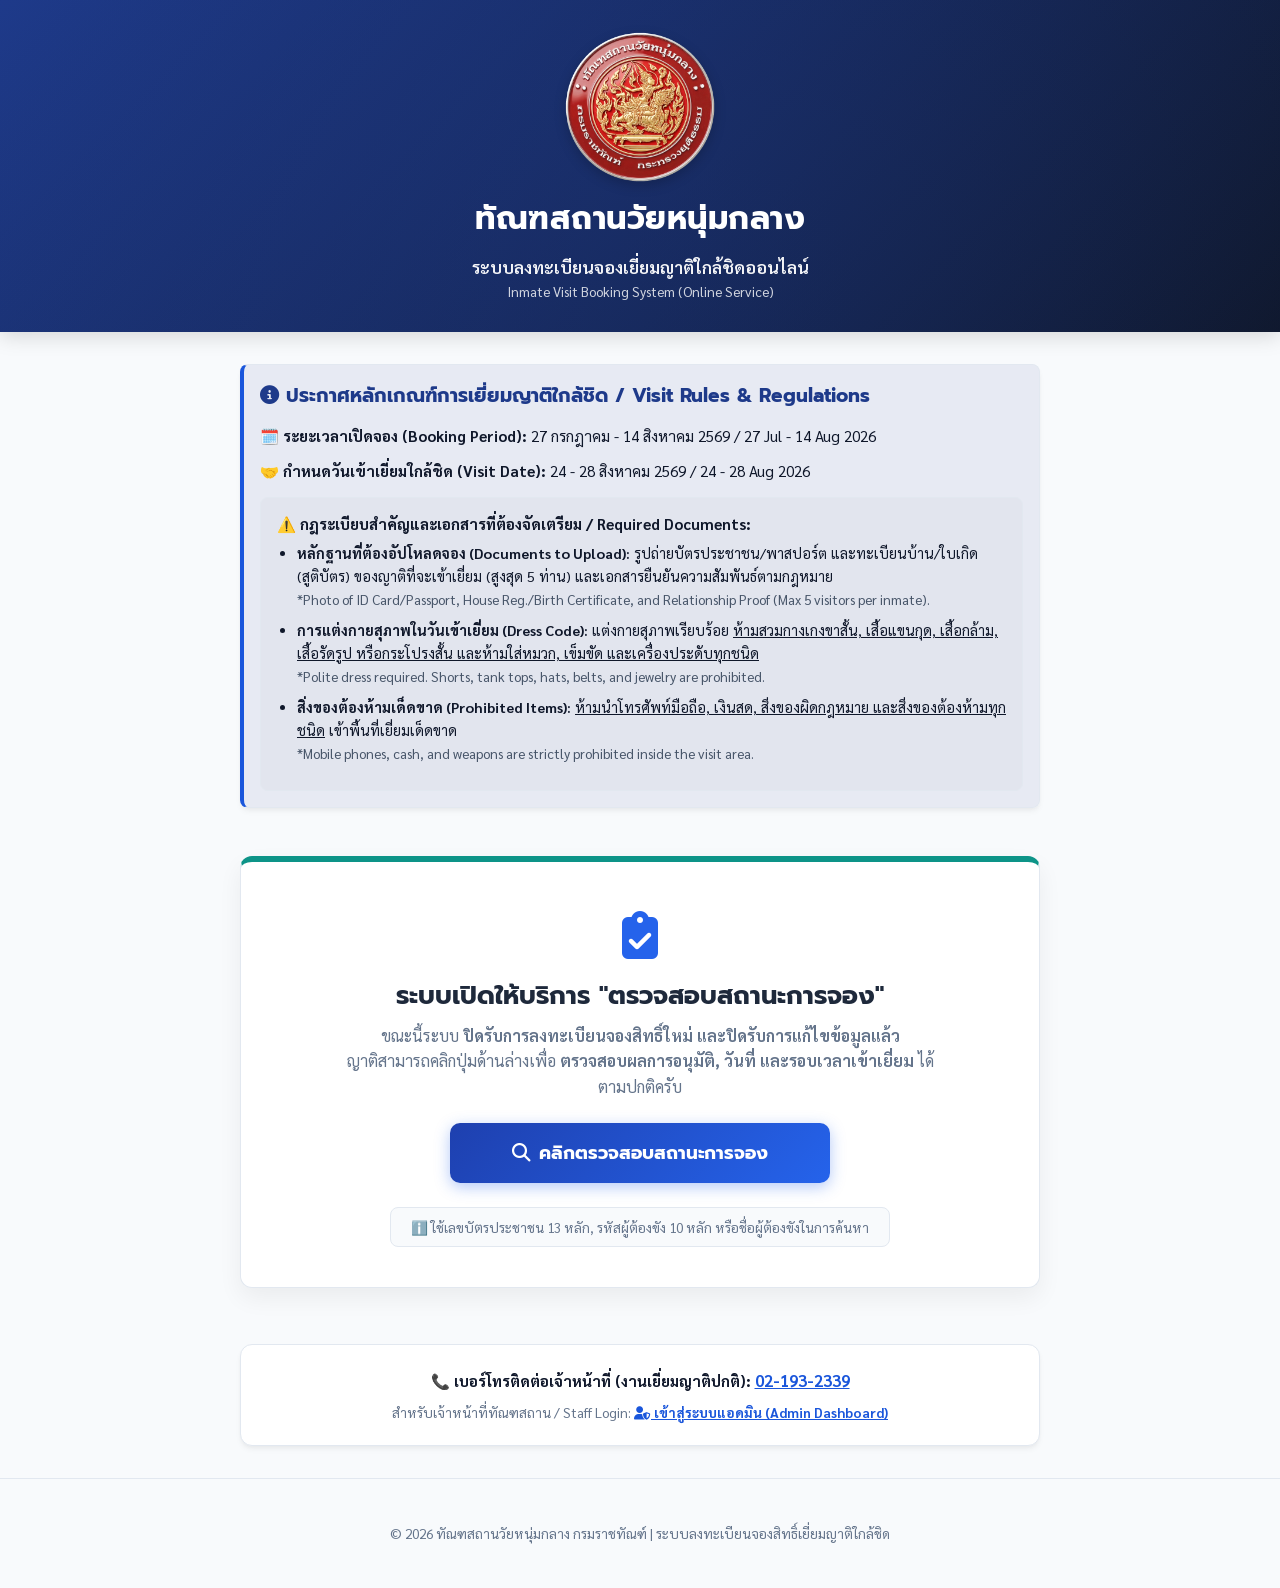
<file: booking.html>
<!DOCTYPE html>
<html lang="th">
<head>
    <meta charset="UTF-8">
    <meta name="viewport" content="width=device-width, initial-scale=1.0">
    <meta http-equiv="Cache-Control" content="no-cache, no-store, must-revalidate">
    <meta http-equiv="Pragma" content="no-cache">
    <meta http-equiv="Expires" content="0">
    <title>ลงทะเบียนจองสิทธิ์เยี่ยมญาติใกล้ชิด - ทัณฑสถานวัยหนุ่มกลาง</title>
    <link rel="stylesheet" href="styles.css?v=2.0">
    <link rel="stylesheet" href="https://cdnjs.cloudflare.com/ajax/libs/font-awesome/6.4.0/css/all.min.css">
    <style>
        .cid-container {
            display: inline-flex !important;
            align-items: center !important;
            gap: 4px !important;
            flex-wrap: nowrap !important;
        }
        .cid-digit {
            width: 26px !important;
            height: 38px !important;
            padding: 0 !important;
            margin: 0 !important;
            box-sizing: border-box !important;
            text-align: center !important;
            font-size: 1.15rem !important;
            border: 1.5px solid var(--border-light) !important;
            border-radius: 6px !important;
            font-weight: bold !important;
            background: transparent !important;
            color: inherit !important;
            transition: all 0.3s ease !important;
        }
        body.dark-mode .cid-digit {
            border-color: var(--border-dark) !important;
        }
        .cid-digit:focus {
            outline: none !important;
            border-color: var(--primary-color) !important;
            box-shadow: 0 0 0 3px rgba(26, 86, 219, 0.15) !important;
        }
        @media (max-width: 500px) {
            .cid-container {
                gap: 1px !important;
                width: 100% !important;
                justify-content: space-between !important;
            }
            .cid-digit {
                width: 16px !important;
                height: 28px !important;
                font-size: 0.85rem !important;
                border-radius: 4px !important;
                padding: 0 !important;
                margin: 0 !important;
            }
            .cid-container span {
                font-size: 0.7rem !important;
                margin: 0 1px !important;
            }
        }
    </style>
</head>
<body>
    <header>
        <div style="display:flex; flex-direction:column; align-items:center; justify-content:center; gap:0.75rem;">
            <img src="logo.png" alt="โลโก้ทัณฑสถานวัยหนุ่มกลาง" style="width:150px; height:150px; filter:drop-shadow(0 4px 6px rgba(0,0,0,0.2));">
            <h1 style="margin:0; font-family:'Prompt', sans-serif; font-size:2rem; font-weight:700; text-align:center;">ลงทะเบียนจองสิทธิ์เยี่ยมญาติ</h1>
            <p style="margin:0; font-size:1rem; opacity:0.9; text-align:center;">กรุณากรอกข้อมูลและอัปโหลดรูปเอกสารหลักฐานให้ครบถ้วนเพื่อความรวดเร็วในการพิจารณา</p>
            <p style="margin:0; font-size:0.9rem; opacity:0.95; text-align:center;">📞 ติดต่อเจ้าหน้าที่ (งานเยี่ยมญาติปกติ): <a href="tel:021932339" style="color:white; font-weight:bold; text-decoration:underline;">02-193-2339</a></p>
        </div>
    </header>

    <main>
        <!-- Back to main portal button -->
        <div style="margin-bottom: 1rem; display:flex; justify-content:space-between; align-items:center; flex-wrap:wrap; gap:0.5rem;">
            <a href="index.html" style="text-decoration:none; color:var(--primary-color); font-weight:600; display:inline-flex; align-items:center; gap:0.5rem; font-family:'Prompt', sans-serif;">
                <i class="fa-solid fa-arrow-left"></i> <i class="fa-solid fa-house"></i> กลับหน้าหลัก
            </a>
            <a href="status.html" style="text-decoration:none; color:var(--primary-color); font-weight:600; display:inline-flex; align-items:center; gap:0.5rem; font-family:'Prompt', sans-serif; background-color:rgba(30,58,138,0.08); padding:0.4rem 0.8rem; border-radius:6px;">
                <i class="fa-solid fa-magnifying-glass"></i> ตรวจสอบผลการจองสิทธิ์
            </a>
        </div>

        <!-- Correction mode banner -->
        <div id="editModeBanner" class="card alert alert-warning" style="display:none; border-radius:8px; border-left: 5px solid var(--warning); margin-bottom: 1.5rem;">
            <h3 style="margin-top:0; font-family:'Prompt', sans-serif; font-size:1.15rem; color:var(--warning);">
                <i class="fa-solid fa-triangle-exclamation"></i> โหมดแก้ไขข้อมูลคำร้องขอเยี่ยมที่ถูกปฏิเสธ
            </h3>
            <p style="margin: 0; font-size: 0.9rem; line-height: 1.5;">
                ท่านกำลังเข้าสู่ระบบเพื่อแก้ไขข้อมูลคิวจองเยี่ยมที่ <strong>ไม่ผ่านการอนุมัติ</strong> ของผู้ต้องขังรายเดิม ระบบได้ดึงข้อมูลการลงทะเบียนและรายชื่อญาติคนเดิมมาใส่ในฟอร์มให้เรียบร้อยแล้ว ท่านสามารถตรวจสอบ แก้ไขข้อมูลที่ผิดพลาด หรืออัปโหลดรูปเอกสารใบใหม่แทนใบเดิมที่ถูกปฏิเสธ และกดยืนยันส่งข้อมูลเพื่อยื่นเรื่องให้เจ้าหน้าที่ตรวจสอบอีกครั้งได้ทันทีครับ
            </p>
        </div>

        <!-- Steps Indicator -->
        <div class="steps-indicator">
            <div class="step-node active" id="step1Node">1</div>
            <div class="step-node" id="step2Node">2</div>
            <div class="step-node" id="step3Node">3</div>
            <div class="step-node" id="step4Node">4</div>
        </div>

        <form id="bookingForm" onsubmit="event.preventDefault();">
            <!-- STEP 1: INMATE INFORMATION -->
            <div class="card form-step" id="step1">
                <h3 style="margin-top:0; font-family:'Prompt', sans-serif; border-bottom: 2px solid var(--primary-color); padding-bottom:0.5rem;">
                    ขั้นตอนที่ 1: ข้อมูลผู้ต้องขังที่ต้องการเข้าเยี่ยม <span style="font-size:0.9rem; font-weight:normal; color:var(--text-muted-light);">(Step 1: Inmate Information)</span>
                </h3>
                
                <div class="form-group">
                    <label style="font-weight: 600; color: var(--text-light);">
                        รหัสผู้ต้องขัง หรือ เลขประจำตัวประชาชน 
                        <span style="font-size: 0.85rem; color: var(--text-muted-light); font-weight: normal; margin-left: 0.25rem;">(Inmate Code / Citizen ID) *</span>
                    </label>
                    <div style="display:flex; align-items:center; gap:0.5rem; flex-wrap:wrap; margin-top:0.5rem;">
                        <input type="text" id="inmateSearchInput" class="form-control" placeholder="กรอกรหัสผู้ต้องขัง (10 หลัก) หรือ เลขบัตรประชาชน (13 หลัก)" style="flex:1; min-width: 250px; font-size: 1.05rem; font-weight: 600; letter-spacing: 0.5px; border: 1.5px solid var(--border-light); border-radius: 8px; padding: 0.75rem 1rem;" oninput="this.value = this.value.replace(/[^0-9]/g, ''); resetVerificationState();" maxlength="13" inputmode="numeric">
                        <button type="button" class="btn btn-primary" onclick="verifyInmateCid()" style="width:auto; white-space:nowrap; padding: 0.75rem 1.5rem; font-weight: bold; border-radius: 8px; margin-left: auto;">
                            <i class="fa-solid fa-magnifying-glass" style="margin-right: 0.4rem;"></i> ตรวจสอบสิทธิ์ (Check)
                        </button>
                    </div>
                    <small id="cidFeedback" style="display:block; margin-top:0.5rem; font-weight: 500;"></small>
                </div>

                <div class="form-row">
                    <div class="form-group">
                        <label for="inmateCode">รหัสผู้ต้องขัง (Inmate Code) *</label>
                        <input type="text" id="inmateCode" class="form-control" readonly placeholder="ดึงข้อมูลอัตโนมัติ" required>
                    </div>
                    <div class="form-group">
                        <label for="inmateCid">เลขประจำตัวประชาชน (Citizen ID / ID No.) *</label>
                        <input type="text" id="inmateCid" class="form-control" readonly placeholder="ดึงข้อมูลอัตโนมัติ" required>
                    </div>
                </div>

                <div class="form-row">
                    <div class="form-group">
                        <label for="inmateFullName">ชื่อ-นามสกุล ผู้ต้องขัง (Inmate Full Name) *</label>
                        <input type="text" id="inmateFullName" class="form-control" readonly placeholder="ดึงข้อมูลอัตโนมัติ" required>
                    </div>
                    <div class="form-group">
                        <label for="inmateZone">แดนคุมขัง (Zone) *</label>
                        <select id="inmateZone" class="form-control" disabled required>
                            <option value="">เลือกแดนคุมขัง</option>
                            <option value="1">แดน 1</option>
                            <option value="2">แดน 2</option>
                            <option value="3">แดน 3</option>
                            <option value="4">แดน 4</option>
                            <option value="5">แดน 5</option>
                            <option value="6">แดน 6</option>
                            <option value="7">แดน 7</option>
                            <option value="8">แดน 8</option>
                        </select>
                    </div>
                </div>

                <div class="form-row">
                    <div class="form-group">
                        <label for="inmateGrade">ชั้นผู้ต้องขัง (Grade) *</label>
                        <input type="text" id="inmateGrade" class="form-control" readonly placeholder="ดึงข้อมูลอัตโนมัติ" required>
                    </div>
                    <div class="form-group">
                        <!-- Spacer -->
                    </div>
                </div>

                <div class="form-group" style="margin-top: 1rem;">
                    <label style="font-weight:bold; color:var(--primary-color);">แนบรูปทะเบียนบ้านผู้ต้องขัง (หรือ พาสปอร์ตกรณีผู้ต้องขังต่างชาติ) <span style="color:var(--danger); font-weight:bold;">* [งดใช้บัตรประชาชนผู้ต้องขัง]</span></label>
                    <div style="margin-bottom:0.75rem; border-left:4px solid var(--danger); background-color:#fff5f5; color:#991b1b; padding:0.75rem; border-radius:6px; font-size:0.88rem; line-height:1.5;">
                        <p style="margin:0;">⚠️ <strong>ข้อระวังสำคัญ:</strong> กรุณาแนบรูปถ่าย <strong>"ทะเบียนบ้านผู้ต้องขัง" (หน้าที่มีชื่อผู้ต้องขังอยู่)</strong> หรือพาสปอร์ตกรณีเป็นต่างชาติเท่านั้น <span style="text-decoration:underline; font-weight:bold;">(ห้ามแนบรูปบัตรประชาชนของผู้ต้องขังเด็ดขาด)</span></p>
                    </div>
                    <div class="upload-zone">
                        <i class="fa-solid fa-house-chimney-user"></i>
                        <p>เลือกไฟล์รูปภาพทะเบียนบ้านผู้ต้องขัง / Select House Registration Document</p>
                        <input type="file" id="inmateDoc" required onchange="handleFileSelect(this, 'inmateDocPreview')">
                    </div>
                    <div id="inmateDocPreview" class="file-preview" style="display:none;"></div>
                </div>

                <div style="margin-top:1.5rem; text-align:right;">
                    <button type="button" class="btn btn-primary" onclick="goToStep(2)" style="width:200px;" id="btnNext1" disabled>ถัดไป (Next)</button>
                </div>
            </div>

            <!-- STEP 2: CHOOSE SLOT -->
            <div class="card form-step" id="step2" style="display:none;">
                <h3 style="margin-top:0; font-family:'Prompt', sans-serif; border-bottom: 2px solid var(--primary-color); padding-bottom:0.5rem;">
                    ขั้นตอนที่ 2: เลือกวันและรอบเวลาเข้าเยี่ยม <span style="font-size:0.9rem; font-weight:normal; color:var(--text-muted-light);">(Step 2: Select Time Slot)</span>
                </h3>
                
                <div class="alert alert-info">
                    <p style="margin:0;">📍 <strong>วันและรอบเวลาสำหรับแดนคุมขังของคุณ:</strong> ระบบคัดเลือกวันและรอบการเยี่ยมที่จัดแบ่งตามแดนคุมขัง (แดน <span id="zoneIndicator"></span>) ของผู้ต้องขังให้อัตโนมัติ จำกัดรอบละ 300 คน</p>
                </div>

                <div class="form-group">
                    <label>เลือกวันและรอบเวลาที่สะดวกเข้าเยี่ยม / Select Visit Date & Time Slot:</label>
                    <div class="time-grid" id="slotsContainer">
                        <!-- slots will render dynamically -->
                    </div>
                </div>

                <div class="form-row" style="margin-top:2rem;">
                    <button type="button" class="btn btn-secondary" onclick="goToStep(1)">ย้อนกลับ</button>
                    <button type="button" class="btn btn-primary" onclick="goToStep(3)" id="btnNext2" disabled>ถัดไป</button>
                </div>
            </div>

            <!-- STEP 3: VISITOR INFORMATION -->
            <div class="card form-step" id="step3" style="display:none;">
                <h3 style="margin-top:0; font-family:'Prompt', sans-serif; border-bottom: 2px solid var(--primary-color); padding-bottom:0.5rem;">
                    ขั้นตอนที่ 3: ข้อมูลญาติผู้เข้าเยี่ยมใกล้ชิด (สูงสุด 5 ท่าน)
                </h3>

                <div class="alert alert-warning">
                    <p style="margin:0;">👤 <strong>ญาติที่จะร่วมเข้าเยี่ยม:</strong> บิดา มารดา บุตร ภรรยา/สามี หรือคู่สมรสตามกฎหมาย โดยสามารถลงทะเบียนพร้อมกันได้ไม่เกิน 5 ท่านต่อคิวการจอง</p>
                </div>

                <div id="visitorsContainer">
                    <!-- Dynamic Visitor Forms -->
                </div>

                <button type="button" class="btn btn-secondary" onclick="addVisitorForm()" style="margin-top:1rem; border-color:var(--secondary-color); color:var(--secondary-color);">
                    <i class="fa-solid fa-user-plus"></i> เพิ่มรายชื่อญาติเข้าเยี่ยมอีกท่าน
                </button>

                <div class="form-row" style="margin-top:2rem;">
                    <button type="button" class="btn btn-secondary" onclick="goToStep(2)">ย้อนกลับ</button>
                    <button type="button" class="btn btn-primary" onclick="goToStep(4)">ถัดไป</button>
                </div>
            </div>

            <!-- STEP 4: REVIEW AND SUBMIT -->
            <div class="card form-step" id="step4" style="display:none;">
                <h3 style="margin-top:0; font-family:'Prompt', sans-serif; border-bottom: 2px solid var(--primary-color); padding-bottom:0.5rem;">
                    ขั้นตอนที่ 4: ตรวจสอบความถูกต้องและส่งข้อมูล
                </h3>

                <div class="alert alert-info">
                    <p style="margin:0;"><i class="fa-solid fa-user-shield"></i> <strong>การคุ้มครองข้อมูลส่วนบุคคล (PDPA Notice):</strong> ไฟล์รูปภาพหลักฐานและข้อมูลส่วนบุคคลทั้งหมดของท่าน จะถูกจัดส่งเข้าระบบคลาวด์คลังข้อมูลที่ปลอดภัยของทัณฑสถาน เพื่อใช้ตรวจสอบและยืนยันสิทธิ์การเข้าเยี่ยมญาติใกล้ชิดตามระเบียบของกรมราชทัณฑ์เท่านั้น ข้อมูลของท่านจะถูกเก็บรักษาเป็นความลับสูงสุด ปลอดภัย และไม่ถูกนำไปเผยแพร่หรือเปิดเผยแก่บุคคลภายนอกโดยเด็ดขาด</p>
                </div>

                <div id="reviewContent">
                    <!-- review summary will load dynamically -->
                </div>

                <div class="form-row" style="margin-top:2rem;">
                    <button type="button" class="btn btn-secondary" onclick="goToStep(3)">ย้อนกลับ</button>
                    <button type="button" class="btn btn-primary" onclick="submitBooking()" style="background-color: var(--success);">
                        <i class="fa-solid fa-paper-plane"></i> ยืนยันการส่งข้อมูลการจองเยี่ยม
                    </button>
                </div>
            </div>
        </form>
    </main>

    <footer>
        <p>© 2026 ทัณฑสถานวัยหนุ่มกลาง กรมราชทัณฑ์ | ระบบลงทะเบียนจองสิทธิ์เยี่ยมญาติใกล้ชิด</p>
    </footer>

    <script src="app.js?v=1.3"></script>
    <script>
        // บล็อกการเข้าถึงหน้าลงทะเบียนและแก้ไขข้อมูล 100%
        alert("⚠️ ขณะนี้ระบบได้ปิดรับการลงทะเบียนจองสิทธิ์และปิดระบบยื่นแก้ไขข้อมูลเรียบร้อยแล้ว ขอขอบคุณครับ");
        window.location.href = "index.html";

        let currentStep = 1;
        let selectedSlot = "";
        let selectedSlotText = "";
        let visitorCount = 0;
        let isCidVerified = false;
        let isEditMode = false;

        document.addEventListener("DOMContentLoaded", () => {
            initTheme();
            
            // Check for edit mode parameter
            const urlParams = new URLSearchParams(window.location.search);
            const editParam = urlParams.get('edit') === 'true';
            const inmateIdParam = urlParams.get('inmateId');
            
            if (editParam && inmateIdParam) {
                isEditMode = true;
                initEditMode(inmateIdParam);
            } else {
                addVisitorForm(); // Add at least one visitor form initially
            }

            // Auto-focus and paste handling for 13-digit CID boxes
            const digits = document.querySelectorAll(".cid-digit");
            digits.forEach((input, index) => {
                input.addEventListener("input", (e) => {
                    const val = e.target.value;
                    e.target.value = val.replace(/[^0-9]/g, ""); // Allow digits only
                    
                    resetVerificationState();
                    
                    if (e.target.value.length === 1 && index < digits.length - 1) {
                        digits[index + 1].focus();
                    }
                });

                input.addEventListener("keydown", (e) => {
                    if (e.key === "Backspace" && e.target.value.length === 0 && index > 0) {
                        digits[index - 1].focus();
                    }
                });

                input.addEventListener("paste", (e) => {
                    e.preventDefault();
                    resetVerificationState();
                    const text = (e.clipboardData || window.clipboardData).getData("text").replace(/[^0-9]/g, "").slice(0, 13);
                    for (let i = 0; i < text.length; i++) {
                        if (digits[i]) {
                            digits[i].value = text[i];
                        }
                    }
                    const targetFocus = text.length < 13 ? text.length : 12;
                    digits[targetFocus].focus();
                });
            });
        });

        function resetVerificationState() {
            if (isCidVerified) {
                isCidVerified = false;
                disableInmateFields(true);
                const feedback = document.getElementById("cidFeedback");
                feedback.innerText = "⚠️ มีการแก้ไขเลขบัตรประชาชน กรุณากดตรวจสอบสิทธิ์อีกครั้ง";
                feedback.style.color = "var(--warning)";
                
                // Clear filled fields
                document.getElementById("inmateCode").value = "";
                document.getElementById("inmateCid").value = "";
                document.getElementById("inmateFullName").value = "";
                document.getElementById("inmateGrade").value = "";
            }
        }

        async function verifyInmateCid() {
            let searchKey = document.getElementById("inmateSearchInput").value.trim().replace(/\s+/g, "");
            const feedback = document.getElementById("cidFeedback");
            
            if (searchKey.length !== 10 && searchKey.length !== 13) {
                feedback.innerText = "✖ กรุณากรอกรหัสผู้ต้องขัง (10 หลัก) หรือ เลขบัตรประชาชน (13 หลัก) ให้ถูกต้อง";
                feedback.style.color = "var(--danger)";
                disableInmateFields(true);
                return;
            }

            feedback.innerText = "⏱️ กำลังตรวจสอบสิทธิ์การจองและค้นหารายชื่อ...";
            feedback.style.color = "var(--warning)";

            // Search and check duplicates in parallel!
            const [searchResponse, bookings] = await Promise.all([
                searchInmateOnServer(searchKey),
                getBookings()
            ]);

            if (searchResponse.status !== "success" || !searchResponse.found) {
                feedback.innerText = "✖ ไม่พบรหัสประจำตัวหรือเลขบัตรประชาชนผู้ต้องขังรายนี้ในฐานข้อมูลประวัติของทัณฑสถาน";
                feedback.style.color = "var(--danger)";
                disableInmateFields(true);
                isCidVerified = false;
                
                // Clear fields
                document.getElementById("inmateCode").value = "";
                document.getElementById("inmateCid").value = "";
                document.getElementById("inmateFullName").value = "";
                document.getElementById("inmateGrade").value = "";
                return;
            }

            const inmate = searchResponse.data;
            // Use citizenId if valid non-empty value; otherwise fall back to inmateCode!
            const targetId = (inmate.citizenId && inmate.citizenId !== "" && inmate.citizenId !== "-") 
                ? String(inmate.citizenId).trim() 
                : String(inmate.inmateCode).trim();

            // Check duplicate booking (ensure ID is not blank before matching)
            const alreadyBooked = bookings.find(b => {
                const bId = String(b.inmateId).trim();
                return bId !== "" && bId !== "-" && (bId === targetId || bId === String(inmate.inmateCode).trim()) && b.status !== "rejected";
            });

            if (alreadyBooked) {
                const msg = `ผู้ต้องขัง <strong>${inmate.name} ${inmate.surname}</strong> ได้รับการลงทะเบียนจองสิทธิ์เข้าเยี่ยมไปแล้วในระบบ (จำกัด 1 สิทธิ์ต่อผู้ต้องขัง 1 ท่าน) ไม่สามารถจองคิวซ้ำซ้อนได้ หากเอกสารเดิมถูกปฏิเสธจึงจะสามารถลงคิวจองสิทธิ์ใหม่ได้ครับ`;
                showBlockModal(msg);

                feedback.innerText = "⚠️ ไม่สามารถจองได้: ผู้ต้องขังได้รับการลงทะเบียนจองคิวไปแล้วในระบบ";
                feedback.style.color = "var(--danger)";
                disableInmateFields(true);
                isCidVerified = false;
                
                // Show found but locked details
                document.getElementById("inmateCode").value = inmate.inmateCode;
                document.getElementById("inmateCid").value = inmate.citizenId;
                document.getElementById("inmateFullName").value = `${inmate.name} ${inmate.surname}`;
                document.getElementById("inmateGrade").value = inmate.grade;
            } else if ((inmate.disciplinedDetails && inmate.disciplinedDetails !== "" && inmate.disciplinedDetails !== "ไม่ใช่" && inmate.disciplinedDetails !== "-") || inmate.isDisciplined || inmate.grade === "กระทำผิดวินัย" || inmate.grade === "ผิดวินัย" || inmate.status === "disciplined") {
                const msg = `ผู้ต้องขัง <strong>${inmate.name} ${inmate.surname}</strong> (ระดับชั้น: ${inmate.grade || "ไม่ระบุ"}) กระทำผิดวินัย ย้อนหลัง 6 เดือน ตามหลักเกณฑ์ที่กำหนด จึงไม่ได้รับสิทธิ์เยี่ยมญาติใกล้ชิดรอบพิเศษนี้<br><br><strong style="color:var(--warning); display:block; text-align:center;">"หมายเหตุ: ข้อมูลและหลักเกณฑ์ทั้งหมดนี้ ใช้เฉพาะสำหรับการจองเยี่ยมญาติใกล้ชิดในรอบนี้เท่านั้น"</strong>`;
                showBlockModal(msg);

                feedback.innerText = `⚠️ ไม่สามารถจองได้: ผู้ต้องขังกระทำผิดวินัย (ระดับชั้น: ${inmate.grade || "ไม่ระบุ"})`;
                feedback.style.color = "var(--danger)";
                disableInmateFields(true);
                isCidVerified = false;

                // Show found but locked details
                document.getElementById("inmateCode").value = inmate.inmateCode;
                document.getElementById("inmateCid").value = inmate.citizenId;
                document.getElementById("inmateFullName").value = `${inmate.name} ${inmate.surname}`;
                document.getElementById("inmateGrade").value = `${inmate.grade || "ไม่ระบุ"} (กระทำผิดวินัย)`;
            } else if (inmate.grade === "ชั้นต้องปรับปรุง" || inmate.grade === "ชั้นต้องปรับปรุงมาก") {
                const msg = `ผู้ต้องขัง <strong>${inmate.name} ${inmate.surname}</strong> อยู่ในเกณฑ์ความประพฤติระดับ <strong>"${inmate.grade}"</strong> จึงทำให้ไม่ผ่านเงื่อนไขการได้รับสิทธิ์เยี่ยมญาติใกล้ชิดรอบพิเศษนี้ตามระเบียบกรมราชทัณฑ์`;
                showBlockModal(msg);

                feedback.innerText = `⚠️ ไม่สามารถจองได้: ผู้ต้องขังอยู่ในกลุ่ม "${inmate.grade}" (ไม่ได้รับสิทธิ์เข้าเยี่ยม)`;
                feedback.style.color = "var(--danger)";
                disableInmateFields(true);
                isCidVerified = false;

                // Show found but locked details
                document.getElementById("inmateCode").value = inmate.inmateCode;
                document.getElementById("inmateCid").value = inmate.citizenId;
                document.getElementById("inmateFullName").value = `${inmate.name} ${inmate.surname}`;
                document.getElementById("inmateGrade").value = inmate.grade;
            } else {
                feedback.innerText = `✓ ตรวจพบประวัติผู้ต้องขัง: ${inmate.name} ${inmate.surname} (${inmate.grade}) ผ่านเกณฑ์การจองสิทธิ์เยี่ยม`;
                feedback.style.color = "var(--success)";
                
                // Fill details
                document.getElementById("inmateCode").value = inmate.inmateCode;
                document.getElementById("inmateCid").value = inmate.citizenId;
                document.getElementById("inmateFullName").value = `${inmate.name} ${inmate.surname}`;
                document.getElementById("inmateGrade").value = inmate.grade;
                
                disableInmateFields(false);
                isCidVerified = true;

                const detectedZone = String(inmate.zone || inmate["แดน"] || inmate.inmateZone || inmate["แดนคุมขัง"] || "").replace(/[^0-9]/g, "");
                if (detectedZone && ["1", "2", "3", "4", "5", "6", "7", "8"].includes(detectedZone)) {
                    document.getElementById("inmateZone").value = detectedZone;
                    document.getElementById("inmateZone").disabled = true; // Lock it so they don't have to select it
                    updateTimeSlotsGrid(); // Trigger slot grid update
                } else {
                    document.getElementById("inmateZone").value = "";
                    document.getElementById("inmateZone").disabled = false; // Keep it enabled if not found
                }
            }
        }

        function disableInmateFields(disabled) {
            document.getElementById("inmateZone").disabled = disabled;
            document.getElementById("inmateDoc").disabled = disabled;
            document.getElementById("btnNext1").disabled = disabled;
        }

        function handleFileSelect(input, previewId) {
            const preview = document.getElementById(previewId);
            if (input.files && input.files[0]) {
                const file = input.files[0];
                preview.style.display = "flex";
                preview.innerHTML = `
                    <span>📸 ${file.name} (${(file.size / 1024 / 1024).toFixed(2)} MB)</span>
                    <span style="color:var(--success); font-weight:bold;">จัดเตรียมอัปโหลดขนาดเต็ม</span>
                `;
            } else {
                preview.style.display = "none";
            }
        }

        // Map Zone to Dates/Times according to document
        const ZONE_DATA = {
            "1": { date: "วันจันทร์ที่ 24 สิงหาคม 2569", options: ["am", "pm"] },
            "2": { date: "วันอังคารที่ 25 สิงหาคม 2569", options: ["am", "pm"] },
            "3": { date: "วันพุธที่ 26 สิงหาคม 2569", options: ["am", "pm"] },
            "4": { date: "วันพฤหัสบดีที่ 27 สิงหาคม 2569", options: ["am", "pm"] },
            "5": { date: "วันศุกร์ที่ 28 สิงหาคม 2569", options: ["am"] },
            "6": { date: "วันศุกร์ที่ 28 สิงหาคม 2569", options: ["am"] },
            "7": { date: "วันศุกร์ที่ 28 สิงหาคม 2569", options: ["pm"] },
            "8": { date: "วันศุกร์ที่ 28 สิงหาคม 2569", options: ["pm"] }
        };

        async function updateTimeSlotsGrid() {
            const zone = document.getElementById("inmateZone").value;
            const container = document.getElementById("slotsContainer");
            document.getElementById("zoneIndicator").innerText = zone || "-";
            
            if (!zone) {
                container.innerHTML = `<p style="color:var(--text-muted-light);">กรุณาเลือกแดนคุมขังในขั้นตอนแรกก่อน</p>`;
                return;
            }

            container.innerHTML = `<p style="color:var(--warning);"><i class="fa-solid fa-spinner fa-spin"></i> กำลังตรวจสอบโควตารอบเวลาเยี่ยม...</p>`;

            const zoneConf = ZONE_DATA[zone];
            const slots = await getSlots();
            let html = "";

            zoneConf.options.forEach(opt => {
                const key = `zone${zone}_${opt}`;
                const bookedCount = slots[key] || 0;
                const limit = 300;
                const isFull = bookedCount >= limit;
                const label = opt === "am" ? "รอบเช้า (08.30 - 11.00 น.)" : "รอบบ่าย (12.30 - 15.00 น.)";
                
                html += `
                    <div class="time-slot ${isFull ? 'disabled' : ''}" id="slot_${key}" onclick="selectSlot('${key}', '${zoneConf.date} ${label}', ${isFull})">
                        <div>
                            <strong>${zoneConf.date}</strong><br>
                            <span>${label}</span>
                        </div>
                        <div style="text-align: right;">
                            <span>${bookedCount}/${limit} ท่าน</span><br>
                            <span class="slot-status" style="color:var(--danger); font-weight:bold; font-size:0.85rem;">${isFull ? '● เต็มแล้ว' : ''}</span>
                        </div>
                    </div>
                `;
            });

            container.innerHTML = html;
            selectedSlot = "";
            document.getElementById("btnNext2").disabled = true;
        }

        function selectSlot(key, text, isFull) {
            if (isFull) return;

            document.querySelectorAll(".time-slot").forEach(el => el.classList.remove("selected"));
            document.getElementById(`slot_${key}`).classList.add("selected");
            
            selectedSlot = key;
            selectedSlotText = text;
            document.getElementById("btnNext2").disabled = false;
        }

        function addVisitorForm() {
            if (visitorCount >= 5) {
                showCustomAlert("แจ้งเตือน", "สามารถลงทะเบียนผู้เข้าเยี่ยมได้สูงสุด 5 ท่านเท่านั้น", "warning");
                return;
            }
            
            visitorCount++;
            const container = document.getElementById("visitorsContainer");
            const div = document.createElement("div");
            div.className = "card";
            div.id = `visitor_${visitorCount}`;
            div.style.marginBottom = "1rem";
            div.style.border = "1px solid var(--primary-color)";
            div.style.position = "relative";

            div.innerHTML = `
                ${visitorCount > 1 ? `<button type="button" class="btn" style="position:absolute; top:0.5rem; right:0.5rem; width:auto; padding:0.25rem 0.5rem; background-color:var(--danger); color:white;" onclick="removeVisitorForm(${visitorCount})"><i class="fa-solid fa-trash"></i> ลบ</button>` : ''}
                <h4 style="margin-top:0; font-family:'Prompt', sans-serif; color:var(--primary-color);">ญาติคนที่ ${visitorCount}</h4>
                
                <div class="form-row">
                    <div class="form-group">
                        <label style="font-weight:bold;">ความสัมพันธ์กับผู้ต้องขัง / Relationship <span style="color:var(--danger); font-weight:bold;">* (จำเป็นต้องเลือก)</span></label>
                        <select class="form-control visitor-relation" onchange="updateRelationDocs(this, ${visitorCount})" required style="border: 1.5px solid var(--primary-color);">
                            <option value="">-- กรุณากดเลือกความสัมพันธ์ * --</option>
                            <option value="บิดา">บิดา / Father</option>
                            <option value="มารดา">มารดา / Mother</option>
                            <option value="บุตร">บุตร / Child</option>
                            <option value="ภรรยา">ภรรยา / Wife (จดทะเบียนสมรส)</option>
                            <option value="สามี">สามี / Husband (จดทะเบียนสมรส)</option>
                            <option value="แฟน">แฟน / Partner (มีหนังสือรับรองจากเรือนจำ)</option>
                        </select>
                    </div>
                    <div class="form-group">
                        <label>เลขบัตรประชาชน / พาสปอร์ต (ID / Passport No.) *</label>
                        <input type="text" class="form-control visitor-cid" placeholder="เลขบัตร 13 หลัก หรือ Passport No." maxlength="20" oninput="this.value = this.value.replace(/[^a-zA-Z0-9]/g, '')" required>
                    </div>
                </div>

                <div class="form-row">
                    <div class="form-group">
                        <label>คำนำหน้า / Title *</label>
                        <select class="form-control visitor-title" onchange="updateRelationDocs(document.querySelector('#visitor_${visitorCount} .visitor-relation'), ${visitorCount})" required>
                            <option value="">เลือก / Select</option>
                            <option value="นาย">นาย (Mr.)</option>
                            <option value="นาง">นาง (Mrs.)</option>
                            <option value="นางสาว">นางสาว (Ms.)</option>
                            <option value="เด็กชาย">เด็กชาย (Master)</option>
                            <option value="เด็กหญิง">เด็กหญิง (Miss)</option>
                            <option value="Mr.">Mr.</option>
                            <option value="Mrs.">Mrs.</option>
                            <option value="Ms.">Ms.</option>
                        </select>
                    </div>
                    <div class="form-group">
                        <label>ชื่อ / First Name *</label>
                        <input type="text" class="form-control visitor-name" placeholder="ชื่อจริง / First Name" required>
                    </div>
                </div>

                <div class="form-row">
                    <div class="form-group">
                        <label>นามสกุล / Last Name *</label>
                        <input type="text" class="form-control visitor-surname" placeholder="นามสกุล / Last Name" required>
                    </div>
                    <div class="form-group">
                        <label>เบอร์โทรศัพท์ / Phone Number *</label>
                        <input type="tel" class="form-control visitor-tel" placeholder="เบอร์โทรศัพท์ / Phone No." maxlength="15" required>
                    </div>
                </div>

                <!-- Dynamic Docs Section -->
                <div id="dynamicDocs_${visitorCount}" style="margin-top: 1rem;">
                    <!-- default document inputs -->
                </div>
            `;
            
            container.appendChild(div);
            
            // Trigger default docs load
            const relSelect = div.querySelector(".visitor-relation");
            updateRelationDocs(relSelect, visitorCount);
        }

        function updateRelationDocs(relationSelect, id) {
            const relation = relationSelect.value;
            const container = document.getElementById(`dynamicDocs_${id}`);
            const titleSelect = document.querySelector(`#visitor_${id} .visitor-title`);
            const title = titleSelect ? titleSelect.value : "";
            
            let idCardLabel = "แนบรูปบัตรประชาชน / พาสปอร์ต (ID Card / Passport) *";
            let idCardIcon = "fa-id-card";
            if (relation === "บุตร" && (title === "เด็กชาย" || title === "เด็กหญิง" || title === "Master" || title === "Miss")) {
                idCardLabel = "แนบรูปสูติบัตรญาติ (กรณีเป็นเด็ก) / Birth Certificate *";
                idCardIcon = "fa-file-medical";
            }

            let html = `
                <div class="form-row">
                    <div class="form-group">
                        <label>${idCardLabel}</label>
                        <div class="upload-zone">
                            <i class="fa-solid ${idCardIcon}"></i>
                            <p>เลือกไฟล์รูปภาพหลักฐานประจำตัว / Select ID Image</p>
                            <input type="file" class="visitor-id-card-doc" required onchange="handleFileSelect(this, 'preview_cid_${id}')">
                        </div>
                        <div id="preview_cid_${id}" class="file-preview" style="display:none;"></div>
                    </div>
                    <div class="form-group">
                        <label>แนบรูปทะเบียนบ้าน / เอกสารความสัมพันธ์ (House Reg. / Relation Doc) *</label>
                        <div class="upload-zone">
                            <i class="fa-solid fa-house-chimney"></i>
                            <p>เลือกไฟล์รูปภาพ / Select Relation Doc</p>
                            <input type="file" class="visitor-relation-doc" required onchange="handleFileSelect(this, 'preview_rel_${id}')">
                        </div>
                        <div id="preview_rel_${id}" class="file-preview" style="display:none;"></div>
                    </div>
                </div>
            `;

            // Extra documents based on relationship (Wife, Husband vs Unregistered Partner)
            if (relation === "ภรรยา" || relation === "สามี") {
                html += `
                    <div class="form-row" style="margin-top: 1rem;">
                        <div class="form-group">
                            <label>แนบรูปใบสำคัญการสมรส (ทะเบียนสมรส) *</label>
                            <div class="upload-zone">
                                <i class="fa-solid fa-file-signature"></i>
                                <p>เลือกไฟล์รูปภาพทะเบียนสมรส</p>
                                <input type="file" class="visitor-extra-doc" required onchange="handleFileSelect(this, 'preview_extra1_${id}')">
                            </div>
                            <div id="preview_extra1_${id}" class="file-preview" style="display:none;"></div>
                        </div>
                    </div>
                `;
            } else if (relation === "แฟน") {
                html += `
                    <div class="form-row" style="margin-top: 1rem;">
                        <div class="form-group">
                            <label>แนบรูปหนังสือรับรองความสัมพันธ์ / หนังสือรับรองแฟน *</label>
                            <div class="upload-zone">
                                <i class="fa-solid fa-file-shield"></i>
                                <p>เลือกไฟล์รูปภาพหนังสือรับรองความสัมพันธ์</p>
                                <input type="file" class="visitor-extra-doc" required onchange="handleFileSelect(this, 'preview_extra1_${id}')">
                            </div>
                            <div id="preview_extra1_${id}" class="file-preview" style="display:none;"></div>
                        </div>
                        <div class="form-group">
                            <label>แนบรูปสำเนาบัตรแสดงตำแหน่งของผู้นำชุมชน *</label>
                            <div class="upload-zone">
                                <i class="fa-solid fa-id-card-clip"></i>
                                <p>เลือกไฟล์รูปภาพบัตรแสดงตำแหน่ง</p>
                                <input type="file" class="visitor-extra-doc-2" required onchange="handleFileSelect(this, 'preview_extra2_${id}')">
                            </div>
                            <div id="preview_extra2_${id}" class="file-preview" style="display:none;"></div>
                        </div>
                    </div>
                `;
            }

            // Optional Name / Surname Change Certificates
            html += `
                <div class="form-row" style="margin-top: 1rem;">
                    <div class="form-group">
                        <label style="color:var(--text-light);">แนบรูปใบเปลี่ยนชื่อ (ถ้ามี / Optional)</label>
                        <div class="upload-zone" style="border-style: dashed; border-color:#94a3b8; background-color:rgba(241,245,249,0.5);">
                            <i class="fa-solid fa-file-pen" style="color:#64748b;"></i>
                            <p style="color:#64748b;">เลือกไฟล์รูปภาพใบเปลี่ยนชื่อ (แนบหรือไม่ก็ได้)</p>
                            <input type="file" class="visitor-name-change-doc" onchange="handleFileSelect(this, 'preview_namechange_${id}')">
                        </div>
                        <div id="preview_namechange_${id}" class="file-preview" style="display:none;"></div>
                    </div>
                    <div class="form-group">
                        <label style="color:var(--text-light);">แนบรูปใบเปลี่ยนนามสกุล (ถ้ามี / Optional)</label>
                        <div class="upload-zone" style="border-style: dashed; border-color:#94a3b8; background-color:rgba(241,245,249,0.5);">
                            <i class="fa-solid fa-file-signature" style="color:#64748b;"></i>
                            <p style="color:#64748b;">เลือกไฟล์รูปภาพใบเปลี่ยนนามสกุล (แนบหรือไม่ก็ได้)</p>
                            <input type="file" class="visitor-surname-change-doc" onchange="handleFileSelect(this, 'preview_surnamechange_${id}')">
                        </div>
                        <div id="preview_surnamechange_${id}" class="file-preview" style="display:none;"></div>
                    </div>
                </div>
            `;

            container.innerHTML = html;
            adjustRequiredFieldsForEdit();
        }

        function removeVisitorForm(id) {
            const element = document.getElementById(`visitor_${id}`);
            if (element) {
                element.remove();
                visitorCount--;
            }
        }


        function goToStep(step) {
            if (step === 2) {
                const docInput = document.getElementById("inmateDoc");
                const doc = docInput ? docInput.files[0] : null;
                const zone = document.getElementById("inmateZone").value;
                const grade = document.getElementById("inmateGrade").value;

                if (!isCidVerified) {
                    showCustomAlert("กรุณาตรวจสอบสิทธิ์", "กรุณากรอกรหัสประจำตัว/เลขบัตรประชาชนผู้ต้องขัง แล้วกดปุ่ม 'ตรวจสอบสิทธิ์' ก่อน", "warning");
                    return;
                }
                if (!isEditMode && (!doc || docInput.files.length === 0)) {
                    showCustomAlert("กรุณาแนบไฟล์หลักฐาน", "กรุณาอัปโหลดรูปภาพทะเบียนบ้านผู้ต้องขัง หรือเอกสารหลักฐานให้เรียบร้อยก่อน", "warning");
                    return;
                }
                if (!zone || !grade) {
                    showCustomAlert("ข้อมูลไม่ครบถ้วน", "กรุณากรอกข้อมูลผู้ต้องขังให้ครบถ้วนก่อนไปขั้นตอนถัดไป", "warning");
                    return;
                }
                updateTimeSlotsGrid();
            }

            if (step === 3) {
                if (!selectedSlot) {
                    showCustomAlert("กรุณาเลือกรอบเวลา", "กรุณาเลือกรอบเวลาเข้าเยี่ยมในแดนคุมขังก่อนไปขั้นตอนถัดไป", "warning");
                    return;
                }
            }

            if (step === 4) {
                // Strict validation for Step 3 visitor fields and ALL uploaded files!
                const forms = document.querySelectorAll("#visitorsContainer > .card");
                let isValid = true;
                let errorMsg = "";

                forms.forEach((form, idx) => {
                    if (!isValid) return;

                    const relation = form.querySelector(".visitor-relation").value.trim();
                    const title = form.querySelector(".visitor-title").value.trim();
                    const name = form.querySelector(".visitor-name").value.trim();
                    const surname = form.querySelector(".visitor-surname").value.trim();
                    const tel = form.querySelector(".visitor-tel").value.trim();
                    const cidDoc = form.querySelector(".visitor-id-card-doc");
                    const relDoc = form.querySelector(".visitor-relation-doc");
                    const extraDoc1 = form.querySelector(".visitor-extra-doc");
                    const extraDoc2 = form.querySelector(".visitor-extra-doc-2");

                    if (!relation) {
                        isValid = false;
                        errorMsg = `กรุณากดเลือกความสัมพันธ์ของ ญาติคนที่ ${idx+1} (จำเป็นต้องระบุ)`;
                    } else if (!title || !name || !surname) {
                        isValid = false;
                        errorMsg = `กรุณากรอก คำนำหน้า ชื่อ และนามสกุล ของ ญาติคนที่ ${idx+1} ให้ครบถ้วน`;
                    } else if (!tel) {
                        isValid = false;
                        errorMsg = `กรุณากรอก เบอร์โทรศัพท์ ของ ญาติคนที่ ${idx+1}`;
                    } else if (!isEditMode && (!cidDoc || !cidDoc.files || cidDoc.files.length === 0)) {
                        isValid = false;
                        errorMsg = `กรุณาแนบรูปภาพบัตรประชาชน/สูติบัตร ของ ญาติคนที่ ${idx+1}`;
                    } else if (!isEditMode && (!relDoc || !relDoc.files || relDoc.files.length === 0)) {
                        isValid = false;
                        errorMsg = `กรุณาแนบรูปภาพทะเบียนบ้าน/เอกสารความสัมพันธ์ ของ ญาติคนที่ ${idx+1}`;
                    } else if (!isEditMode && extraDoc1 && (!extraDoc1.files || extraDoc1.files.length === 0)) {
                        isValid = false;
                        const docName = (relation === "ภรรยา" || relation === "สามี") ? "รูปภาพทะเบียนสมรส" : "รูปภาพหนังสือรับรองความสัมพันธ์";
                        errorMsg = `กรุณาแนบ${docName} ของ ญาติคนที่ ${idx+1}`;
                    } else if (!isEditMode && extraDoc2 && (!extraDoc2.files || extraDoc2.files.length === 0)) {
                        isValid = false;
                        errorMsg = `กรุณาแนบรูปภาพบัตรแสดงตำแหน่งของผู้นำชุมชน ของ ญาติคนที่ ${idx+1}`;
                    }
                });

                if (!isValid) {
                    showCustomAlert("ข้อมูลไม่ครบถ้วน", errorMsg, "warning");
                    return;
                }

                // Compile review data
                const reviewDiv = document.getElementById("reviewContent");
                const inmateNameStr = document.getElementById("inmateFullName").value;
                const inmateCid = document.getElementById("inmateCid").value;
                const zone = document.getElementById("inmateZone").value;

                let visitorsHtml = "";
                forms.forEach((form, idx) => {
                    const relation = form.querySelector(".visitor-relation").value;
                    const name = form.querySelector(".visitor-name").value;
                    const surname = form.querySelector(".visitor-surname").value;
                    const title = form.querySelector(".visitor-title").value;
                    const tel = form.querySelector(".visitor-tel").value;

                    visitorsHtml += `<p style="margin: 0.25rem 0;">👤 <strong>ญาติท่านที่ ${idx+1}:</strong> ${title}${name} ${surname} (${relation}) - โทร: ${tel}</p>`;
                });

                reviewDiv.innerHTML = `
                    <div style="border:1px solid var(--border-light); padding:1rem; border-radius:8px; background-color:rgba(0,0,0,0.01);">
                        <h4 style="margin:0 0 0.5rem 0; font-family:'Prompt', sans-serif; color:var(--primary-color);">ข้อมูลผู้ต้องขัง:</h4>
                        <p style="margin:0.25rem 0;"><strong>ผู้ต้องขัง:</strong> ${inmateNameStr} (แดน ${zone})</p>
                        <p style="margin:0.25rem 0;"><strong>เลขบัตรประชาชน:</strong> ${inmateCid}</p>
                        
                        <h4 style="margin:1.5rem 0 0.5rem 0; font-family:'Prompt', sans-serif; color:var(--primary-color);">วันเวลาที่เข้าเยี่ยม:</h4>
                        <p style="margin:0.25rem 0;">📅 ${selectedSlotText}</p>
                        
                        <h4 style="margin:1.5rem 0 0.5rem 0; font-family:'Prompt', sans-serif; color:var(--primary-color);">รายชื่อญาติเข้าเยี่ยม:</h4>
                        ${visitorsHtml}
                    </div>
                `;
            }

            document.querySelectorAll(".form-step").forEach(el => el.style.display = "none");
            document.getElementById(`step${step}`).style.display = "block";
            
            document.querySelectorAll(".step-node").forEach(node => node.classList.remove("active"));
            for (let i = 1; i <= step; i++) {
                document.getElementById(`step${i}Node`).classList.add(i === step ? "active" : "completed");
            }
            
            currentStep = step;
            window.scrollTo({ top: 0, behavior: 'smooth' });
        }

        async function submitBooking() {
            let inmateCid = document.getElementById("inmateCid").value.trim();
            const inmateCode = document.getElementById("inmateCode").value.trim();
            if (!inmateCid || inmateCid === "" || inmateCid === "-") {
                inmateCid = inmateCode;
            }
            const inmateFullName = document.getElementById("inmateFullName").value;
            const zone = document.getElementById("inmateZone").value;
            const grade = document.getElementById("inmateGrade").value;

            // Fetch visitors data and files
            const visitors = [];
            const rawFiles = {
                inmateDoc: document.getElementById("inmateDoc").files[0],
                visitors: []
            };

            const forms = document.querySelectorAll("#visitorsContainer > .card");
            for (let i = 0; i < forms.length; i++) {
                const form = forms[i];
                visitors.push({
                    relation: form.querySelector(".visitor-relation").value,
                    title: form.querySelector(".visitor-title").value,
                    name: form.querySelector(".visitor-name").value,
                    surname: form.querySelector(".visitor-surname").value,
                    cid: form.querySelector(".visitor-cid").value,
                    tel: form.querySelector(".visitor-tel").value
                });

                rawFiles.visitors.push({
                    idCard: form.querySelector(".visitor-id-card-doc").files[0],
                    relationDoc: form.querySelector(".visitor-relation-doc").files[0],
                    extraDoc: form.querySelector(".visitor-extra-doc") ? form.querySelector(".visitor-extra-doc").files[0] : null,
                    extraDoc2: form.querySelector(".visitor-extra-doc-2") ? form.querySelector(".visitor-extra-doc-2").files[0] : null,
                    nameChangeDoc: form.querySelector(".visitor-name-change-doc") ? form.querySelector(".visitor-name-change-doc").files[0] : null,
                    surnameChangeDoc: form.querySelector(".visitor-surname-change-doc") ? form.querySelector(".visitor-surname-change-doc").files[0] : null
                });
            }

            const bookingData = {
                inmateId: inmateCid,
                inmateFullName: inmateFullName,
                zone: zone,
                grade: grade,
                slot: selectedSlot,
                slotText: selectedSlotText,
                visitors: visitors
            };

            // Show Loading Spinner overlay
            const btnSubmit = document.querySelector("#step4 .btn-primary");
            const btnBack = document.querySelector("#step4 .btn-secondary");
            btnSubmit.disabled = true;
            btnBack.disabled = true;
            btnSubmit.innerHTML = `<i class="fa-solid fa-spinner fa-spin"></i> กำลังส่งข้อมูลการจองเยี่ยม...`;

            // Show full-screen loading modal
            document.getElementById("loadingModal").style.display = "flex";

            try {
                const response = await uploadAndSaveBooking(bookingData, rawFiles);

                // Hide full-screen loading modal
                document.getElementById("loadingModal").style.display = "none";

                if (response && response.status === "success") {
                    showCustomAlert("ส่งข้อมูลลงทะเบียนสำเร็จ", "ส่งข้อมูลการจองเยี่ยมสำเร็จเรียบร้อยแล้วครับ!", "success", () => {
                        window.location.href = "index.html";
                    });
                } else {
                    const errMsg = (response && response.message) ? response.message : "ขออภัยด้วยครับ ระบบอาจจะหนาแน่นหรืออินเทอร์เน็ตขัดข้องชั่วคราว<br><br>💡 <strong>คำแนะนำ:</strong> กรุณาตรวจสอบสัญญาณเน็ตของท่าน และกดปุ่ม <strong>'ยืนยันการส่งข้อมูลการจองเยี่ยม'</strong> อีกครั้งหนึ่งเพื่อส่งใหม่ได้ทันทีโดยไม่ต้องกรอกข้อมูลใหม่ครับ";
                    showCustomAlert("ส่งข้อมูลไม่สำเร็จ", errMsg, "danger");
                    btnSubmit.disabled = false;
                    btnBack.disabled = false;
                    btnSubmit.innerHTML = `<i class="fa-solid fa-paper-plane"></i> ยืนยันการส่งข้อมูลการจองเยี่ยม`;
                }
            } catch (err) {
                console.error("Submission error:", err);
                document.getElementById("loadingModal").style.display = "none";
                showCustomAlert("ส่งข้อมูลไม่สำเร็จ", "เกิดข้อผิดพลาดในการส่งข้อมูล: " + (err.message || "การเชื่อมต่อขัดข้อง") + "<br><br>💡 กรุณากดปุ่มส่งใหม่อีกครั้งครับ", "danger");
                btnSubmit.disabled = false;
                btnBack.disabled = false;
                btnSubmit.innerHTML = `<i class="fa-solid fa-paper-plane"></i> ยืนยันการส่งข้อมูลการจองเยี่ยม`;
            }
        }
        function showBlockModal(msg) {
            document.getElementById("blockMessage").innerHTML = msg;
            document.getElementById("blockModal").style.display = "flex";
        }

        function closeBlockModal() {
            document.getElementById("blockModal").style.display = "none";
            window.location.href = "index.html"; // เด้งกลับหน้าหลักทันที
        }

        function showCustomAlert(title, message, type = 'success', callback = null) {
            const modal = document.getElementById("customAlertModal");
            const modalContent = document.getElementById("customAlertContent");
            const icon = document.getElementById("customAlertIcon");
            const titleEl = document.getElementById("customAlertTitle");
            const messageEl = document.getElementById("customAlertMessage");
            const btn = document.getElementById("customAlertBtn");

            titleEl.innerText = title;
            messageEl.innerHTML = message;

            if (type === 'success') {
                modalContent.style.borderTop = "5px solid var(--success)";
                icon.className = "fa-solid fa-circle-check";
                icon.style.color = "var(--success)";
                btn.style.backgroundColor = "var(--success)";
                btn.style.borderColor = "var(--success)";
            } else if (type === 'danger') {
                modalContent.style.borderTop = "5px solid var(--danger)";
                icon.className = "fa-solid fa-circle-xmark";
                icon.style.color = "var(--danger)";
                btn.style.backgroundColor = "var(--danger)";
                btn.style.borderColor = "var(--danger)";
            } else if (type === 'warning') {
                modalContent.style.borderTop = "5px solid var(--warning)";
                icon.className = "fa-solid fa-circle-exclamation";
                icon.style.color = "var(--warning)";
                btn.style.backgroundColor = "var(--warning)";
                btn.style.borderColor = "var(--warning)";
            } else {
                modalContent.style.borderTop = "5px solid var(--primary-color)";
                icon.className = "fa-solid fa-circle-info";
                icon.style.color = "var(--primary-color)";
                btn.style.backgroundColor = "var(--primary-color)";
                btn.style.borderColor = "var(--primary-color)";
            }

            btn.onclick = function() {
                modal.style.display = "none";
                if (callback) callback();
            };

            modal.style.display = "flex";
        }

        async function initEditMode(inmateId) {
            // 1. Unhide warning banner
            document.getElementById("editModeBanner").style.display = "block";
            
            // 2. Pre-fill the inmate search input
            const searchInput = document.getElementById("inmateSearchInput");
            if (searchInput) searchInput.value = inmateId;

            // Show full screen loader
            document.getElementById("loadingModal").querySelector("h3").innerText = "กำลังดึงข้อมูลเดิม...";
            document.getElementById("loadingModal").querySelector("p").innerHTML = "ระบบกำลังดึงข้อมูลการลงทะเบียนเดิมของท่านเพื่อเตรียมการแก้ไข กรุณารอสักครู่...";
            document.getElementById("loadingModal").style.display = "flex";

            try {
                // 3. Search inmate details
                const searchResponse = await searchInmateOnServer(inmateId);
                // 4. Search booking details
                const bookingResponse = await checkBookingOnServer(inmateId);

                document.getElementById("loadingModal").style.display = "none";
                // Reset loading modal text
                document.getElementById("loadingModal").querySelector("h3").innerText = "กำลังส่งข้อมูลลงทะเบียน";
                document.getElementById("loadingModal").querySelector("p").innerHTML = `ระบบกำลังส่งข้อมูลและอัปโหลดไฟล์หลักฐานไปยังคลาวด์ไดรฟ์<br><span style="font-size: 0.85rem; color: var(--text-muted-light); display: block; margin-top: 0.5rem;">*ความเร็วขึ้นอยู่กับขนาดรูปภาพและอินเทอร์เน็ตของท่าน*</span><strong style="color: var(--danger); font-size: 1.02rem; display: block; margin-top: 0.75rem;">กรุณารอสักครู่ และห้ามปิดหรือรีเฟรชหน้าจอนี้เด็ดขาด!</strong>`;

                if (searchResponse.status === "success" && searchResponse.found && bookingResponse.status === "success" && bookingResponse.found) {
                    const inmate = searchResponse.data;
                    const booking = bookingResponse.data;

                    // Fill inmate details
                    document.getElementById("inmateCode").value = inmate.inmateCode;
                    document.getElementById("inmateCid").value = inmate.citizenId;
                    document.getElementById("inmateFullName").value = inmate.name + ' ' + inmate.surname;
                    document.getElementById("inmateGrade").value = inmate.grade;
                    
                    const zoneSelect = document.getElementById("inmateZone");
                    zoneSelect.value = inmate.zone;
                    
                    isCidVerified = true;
                    disableInmateFields(false);
                    document.getElementById("cidFeedback").innerText = "✓ ยืนยันสิทธิ์ข้อมูลเดิมของผู้ต้องขังเรียบร้อย";
                    document.getElementById("cidFeedback").style.color = "var(--success)";

                    // Pre-fill time slots grid
                    await updateTimeSlotsGrid();

                    // Pre-select the original slot if it exists in current options
                    if (booking.zone === inmate.zone) {
                        const slotCode = getSlotCode(booking.zone, booking.slotText);
                        const slotEl = document.getElementById(`slot_${slotCode}`);
                        if (slotEl) {
                            selectSlot(slotCode, booking.slotText, false);
                        }
                    }

                    // Pre-fill visitors
                    const visitorsContainer = document.getElementById("visitorsContainer");
                    visitorsContainer.innerHTML = "";
                    visitorCount = 0;

                    let visitors = [];
                    if (booking.visitorsJson) {
                        try {
                            visitors = JSON.parse(booking.visitorsJson);
                        } catch(e) {
                            visitors = [];
                        }
                    }

                    if (visitors.length > 0) {
                        visitors.forEach((visitor, idx) => {
                            addVisitorForm();
                            const visitorCard = document.getElementById(`visitor_${visitorCount}`);
                            
                            visitorCard.querySelector(".visitor-relation").value = visitor.relation;
                            visitorCard.querySelector(".visitor-title").value = visitor.title;
                            visitorCard.querySelector(".visitor-name").value = visitor.name;
                            visitorCard.querySelector(".visitor-surname").value = visitor.surname;
                            visitorCard.querySelector(".visitor-cid").value = visitor.cid;
                            visitorCard.querySelector(".visitor-tel").value = visitor.tel;

                            // Re-trigger update docs structure
                            updateRelationDocs(visitorCard.querySelector(".visitor-relation"), visitorCount);
                        });
                    } else {
                        addVisitorForm();
                    }

                    adjustRequiredFieldsForEdit();
                } else {
                    showCustomAlert("ข้อผิดพลาด", "ไม่พบสิทธิ์เดิมสำหรับการแก้ไข หรือคิวนั้นพ้นสภาพการแก้ไขแล้ว", "danger", () => {
                        window.location.href = "status.html";
                    });
                }
            } catch (err) {
                console.error("Init edit mode error:", err);
                document.getElementById("loadingModal").style.display = "none";
                showCustomAlert("ข้อผิดพลาด", "ระบบเชื่อมต่อคลาวด์ขัดข้อง กรุณาลองใหม่อีกครั้งในภายหลัง", "danger", () => {
                    window.location.href = "status.html";
                });
            }
        }

        function adjustRequiredFieldsForEdit() {
            if (isEditMode) {
                // Remove required from inmateDoc
                document.getElementById("inmateDoc").removeAttribute("required");
                
                // Remove required from all visitor file inputs
                document.querySelectorAll(".visitor-id-card-doc").forEach(el => el.removeAttribute("required"));
                document.querySelectorAll(".visitor-relation-doc").forEach(el => el.removeAttribute("required"));
                document.querySelectorAll(".visitor-extra-doc").forEach(el => el.removeAttribute("required"));
                document.querySelectorAll(".visitor-extra-doc-2").forEach(el => el.removeAttribute("required"));
                
                // Add helper text if not already added
                document.querySelectorAll(".upload-zone").forEach(zone => {
                    if (!zone.querySelector(".edit-mode-helper-text")) {
                        const helper = document.createElement("p");
                        helper.className = "edit-mode-helper-text";
                        helper.style.fontSize = "0.78rem";
                        helper.style.color = "#d97706";
                        helper.style.marginTop = "0.25rem";
                        helper.style.fontWeight = "600";
                        helper.style.fontFamily = "'Prompt', sans-serif";
                        helper.innerHTML = "<i class='fa-solid fa-file-circle-check'></i> มีไฟล์เอกสารเดิมแล้ว แนบใหม่เฉพาะเมื่อต้องการแก้ไข";
                        zone.appendChild(helper);
                    }
                });
            }
        }
    </script>

    <!-- Block Warning Modal -->
    <div class="modal" id="blockModal">
        <div class="modal-content" style="max-width: 450px; text-align: center; border-top: 5px solid var(--danger);">
            <i class="fa-solid fa-circle-xmark" style="font-size: 4rem; color: var(--danger); margin-bottom: 1rem;"></i>
            <h3 style="margin: 0; font-family: 'Prompt', sans-serif; color: var(--text-light); font-size: 1.35rem;">ไม่สามารถลงทะเบียนจองสิทธิ์ได้</h3>
            <p id="blockMessage" style="margin-top: 1rem; font-size: 0.95rem; line-height: 1.6; color: var(--text-muted-light); text-align: left;"></p>
            <button onclick="closeBlockModal()" class="btn btn-primary" style="margin-top: 1.5rem; background-color: var(--danger); border-color: var(--danger); width: auto; padding: 0.6rem 2.5rem; font-weight: bold; border-radius: 6px;">ตกลง</button>
        </div>
    </div>

    <!-- Loading Modal -->
    <div class="modal" id="loadingModal">
        <div class="modal-content" style="max-width: 450px; text-align: center; border-top: 5px solid var(--primary-color);">
            <i class="fa-solid fa-spinner fa-spin" style="font-size: 4rem; color: var(--primary-color); margin-bottom: 1.5rem;"></i>
            <h3 style="margin: 0; font-family: 'Prompt', sans-serif; color: var(--text-light); font-size: 1.35rem;">กำลังส่งข้อมูลลงทะเบียน</h3>
            <p style="margin-top: 1rem; font-size: 0.95rem; line-height: 1.6; color: var(--text-muted-light);">
                ระบบกำลังส่งข้อมูลและอัปโหลดไฟล์หลักฐานไปยังคลาวด์ไดรฟ์<br>
                <span style="font-size: 0.85rem; color: var(--text-muted-light); display: block; margin-top: 0.5rem;">*ความเร็วขึ้นอยู่กับขนาดรูปภาพและอินเทอร์เน็ตของท่าน*</span>
                <strong style="color: var(--danger); font-size: 1.02rem; display: block; margin-top: 0.75rem;">กรุณารอสักครู่ และห้ามปิดหรือรีเฟรชหน้าจอนี้เด็ดขาด!</strong>
            </p>
        </div>
    </div>

    <!-- Custom Alert Modal -->
    <div class="modal" id="customAlertModal">
        <div class="modal-content" id="customAlertContent" style="max-width: 450px; text-align: center;">
            <i class="fa-solid fa-circle-check" id="customAlertIcon" style="font-size: 4rem; margin-bottom: 1rem;"></i>
            <h3 id="customAlertTitle" style="margin: 0; font-family: 'Prompt', sans-serif; color: var(--text-light); font-size: 1.35rem;">แจ้งเตือน</h3>
            <p id="customAlertMessage" style="margin-top: 1rem; font-size: 0.95rem; line-height: 1.6; color: var(--text-muted-light);"></p>
            <button id="customAlertBtn" class="btn btn-primary" style="margin-top: 1.5rem; width: auto; padding: 0.6rem 2.5rem; font-weight: bold; border-radius: 6px;">ตกลง</button>
        </div>
    </div>
</body>
</html>
</file>
<file: styles.css>
/* Modern Premium Design System for Prison Visit Booking */
@import url('https://fonts.googleapis.com/css2?family=Sarabun:wght@300;400;500;600;700&family=Prompt:wght@400;500;600;700&display=swap');

:root {
    --primary-color: #1a56db;
    --primary-hover: #1e429f;
    --secondary-color: #0d9488;
    --bg-dark: #0f172a;
    --bg-card-dark: #1e293b;
    --text-dark: #f8fafc;
    --text-muted-dark: #94a3b8;
    --border-dark: #334155;
    
    --bg-light: #f8fafc;
    --bg-card-light: #ffffff;
    --text-light: #0f172a;
    --text-muted-light: #64748b;
    --border-light: #e2e8f0;
    
    --danger: #ef4444;
    --success: #22c55e;
    --warning: #eab308;
    
    --transition: all 0.3s cubic-bezier(0.4, 0, 0.2, 1);
    --border-radius: 12px;
}

/* Light Theme (Default) */
body {
    font-family: 'Sarabun', 'Prompt', sans-serif;
    background-color: var(--bg-light);
    color: var(--text-light);
    margin: 0;
    padding: 0;
    min-height: 100vh;
    display: flex;
    flex-direction: column;
    transition: var(--transition);
}

/* Dark Theme Toggle Class */
body.dark-mode {
    background-color: var(--bg-dark);
    color: var(--text-dark);
}

header {
    background: linear-gradient(135deg, #1e3a8a, #0f172a);
    color: white;
    padding: 2rem 1rem;
    text-align: center;
    box-shadow: 0 4px 20px rgba(0, 0, 0, 0.15);
    position: relative;
    overflow: hidden;
}

header::before {
    content: '';
    position: absolute;
    top: -50%;
    left: -50%;
    width: 200%;
    height: 200%;
    background: radial-gradient(circle, rgba(30, 58, 138, 0.3) 0%, transparent 60%);
    animation: rotateBg 20s linear infinite;
    z-index: 1;
}

@keyframes rotateBg {
    0% { transform: rotate(0deg); }
    100% { transform: rotate(360deg); }
}

header * {
    position: relative;
    z-index: 2;
}

header h1 {
    font-family: 'Prompt', sans-serif;
    margin: 0;
    font-size: 2rem;
    font-weight: 700;
    letter-spacing: 0.5px;
}

header p {
    margin: 0.5rem 0 0 0;
    font-size: 1rem;
    opacity: 0.9;
}

.theme-toggle {
    position: absolute;
    top: 1rem;
    right: 1rem;
    background: rgba(255, 255, 255, 0.15);
    border: none;
    color: white;
    padding: 0.5rem 1rem;
    border-radius: 50px;
    cursor: pointer;
    backdrop-filter: blur(10px);
    transition: var(--transition);
    font-family: 'Prompt', sans-serif;
    font-size: 0.85rem;
    z-index: 10;
}

.theme-toggle:hover {
    background: rgba(255, 255, 255, 0.3);
    transform: translateY(-2px);
}

main {
    flex: 1;
    max-width: 800px;
    width: 90%;
    margin: 2rem auto;
    display: flex;
    flex-direction: column;
    gap: 1.5rem;
}

/* Card Styling */
.card {
    background-color: var(--bg-card-light);
    border: 1px solid var(--border-light);
    border-radius: var(--border-radius);
    padding: 2rem;
    box-shadow: 0 4px 6px -1px rgba(0, 0, 0, 0.05), 0 2px 4px -1px rgba(0, 0, 0, 0.03);
    transition: var(--transition);
}

body.dark-mode .card {
    background-color: var(--bg-card-dark);
    border-color: var(--border-dark);
    box-shadow: 0 10px 15px -3px rgba(0, 0, 0, 0.3);
}

/* Grid & Menu items */
.menu-grid {
    display: grid;
    grid-template-columns: 1fr 1fr;
    gap: 1.5rem;
}

@media (max-width: 600px) {
    .menu-grid {
        grid-template-columns: 1fr;
    }
}

.menu-button {
    display: flex;
    flex-direction: column;
    align-items: center;
    justify-content: center;
    padding: 2.5rem 2rem;
    background: linear-gradient(135deg, var(--bg-card-light), #f1f5f9);
    border: 2px solid var(--border-light);
    border-radius: var(--border-radius);
    cursor: pointer;
    transition: var(--transition);
    text-decoration: none;
    color: inherit;
    text-align: center;
}

body.dark-mode .menu-button {
    background: linear-gradient(135deg, var(--bg-card-dark), #0f172a);
    border-color: var(--border-dark);
}

.menu-button:hover {
    transform: translateY(-5px);
    box-shadow: 0 12px 20px rgba(0,0,0,0.1);
    border-color: var(--primary-color);
}

.menu-button i {
    font-size: 2.5rem;
    color: var(--primary-color);
    margin-bottom: 1rem;
}

.menu-button h3 {
    margin: 0;
    font-family: 'Prompt', sans-serif;
    font-size: 1.25rem;
}

.menu-button p {
    margin: 0.5rem 0 0 0;
    font-size: 0.9rem;
    color: var(--text-muted-light);
}

body.dark-mode .menu-button p {
    color: var(--text-muted-dark);
}

/* Forms & Inputs */
.form-group {
    margin-bottom: 1.25rem;
}

.form-group label {
    display: block;
    margin-bottom: 0.5rem;
    font-weight: 600;
    font-size: 0.95rem;
}

.form-control {
    width: 100%;
    padding: 0.75rem 1rem;
    border: 1.5px solid var(--border-light);
    background-color: transparent;
    border-radius: 8px;
    font-family: inherit;
    font-size: 1rem;
    box-sizing: border-box;
    transition: var(--transition);
    color: inherit;
}

body.dark-mode .form-control {
    border-color: var(--border-dark);
}

.form-control:focus {
    outline: none;
    border-color: var(--primary-color);
    box-shadow: 0 0 0 3px rgba(26, 86, 219, 0.15);
}

/* Grid for Form Columns */
.form-row {
    display: grid;
    grid-template-columns: 1fr 1fr;
    gap: 1rem;
}

@media (max-width: 600px) {
    .form-row {
        grid-template-columns: 1fr;
    }
}

/* Radio Group & Date Selection Grid */
.time-grid {
    display: grid;
    grid-template-columns: 1fr;
    gap: 1rem;
    margin-top: 0.5rem;
}

.time-slot {
    position: relative;
    border: 2px solid var(--border-light);
    border-radius: 8px;
    padding: 1rem;
    text-align: left;
    cursor: pointer;
    transition: var(--transition);
    font-family: 'Prompt', sans-serif;
    display: flex;
    justify-content: space-between;
    align-items: center;
}

body.dark-mode .time-slot {
    border-color: var(--border-dark);
}

.time-slot input[type="radio"] {
    position: absolute;
    opacity: 0;
    width: 0;
    height: 0;
}

.time-slot:hover:not(.disabled) {
    border-color: var(--primary-color);
    background-color: rgba(26, 86, 219, 0.03);
}

.time-slot.selected {
    border-color: var(--primary-color);
    background-color: rgba(26, 86, 219, 0.1);
    color: var(--primary-color);
    font-weight: 600;
}

.time-slot.disabled {
    border-color: var(--border-light);
    background-color: #f1f5f9;
    color: var(--text-muted-light);
    cursor: not-allowed;
    opacity: 0.6;
}

body.dark-mode .time-slot.disabled {
    border-color: var(--border-dark);
    background-color: #0f172a;
    color: var(--text-muted-dark);
}

.time-slot.disabled .slot-status {
    color: var(--danger);
    font-weight: bold;
}

/* Buttons */
.btn {
    display: inline-block;
    width: 100%;
    padding: 0.85rem 1.5rem;
    font-family: 'Prompt', sans-serif;
    font-size: 1rem;
    font-weight: 600;
    text-align: center;
    border: none;
    border-radius: 8px;
    cursor: pointer;
    transition: var(--transition);
    text-decoration: none;
    box-sizing: border-box;
}

.btn-primary {
    background-color: var(--primary-color);
    color: white;
}

.btn-primary:hover {
    background-color: var(--primary-hover);
    transform: translateY(-1px);
}

.btn-secondary {
    background-color: transparent;
    border: 1.5px solid var(--border-light);
    color: inherit;
}

body.dark-mode .btn-secondary {
    border-color: var(--border-dark);
}

.btn-secondary:hover {
    background-color: rgba(0,0,0,0.05);
}

body.dark-mode .btn-secondary:hover {
    background-color: rgba(255,255,255,0.05);
}

/* Document Upload Styling */
.upload-zone {
    border: 2px dashed var(--border-light);
    border-radius: 8px;
    padding: 1.5rem 1rem;
    text-align: center;
    cursor: pointer;
    transition: var(--transition);
    margin-top: 0.5rem;
    position: relative;
}

body.dark-mode .upload-zone {
    border-color: var(--border-dark);
}

.upload-zone:hover {
    border-color: var(--primary-color);
    background-color: rgba(26, 86, 219, 0.02);
}

.upload-zone input[type="file"] {
    position: absolute;
    top: 0;
    left: 0;
    width: 100%;
    height: 100%;
    opacity: 0;
    cursor: pointer;
}

.upload-zone i {
    font-size: 2rem;
    color: var(--text-muted-light);
    margin-bottom: 0.5rem;
}

body.dark-mode .upload-zone i {
    color: var(--text-muted-dark);
}

.file-preview {
    display: flex;
    align-items: center;
    justify-content: space-between;
    padding: 0.5rem 0.75rem;
    background-color: #f1f5f9;
    border-radius: 6px;
    margin-top: 0.5rem;
    font-size: 0.85rem;
}

body.dark-mode .file-preview {
    background-color: #1e293b;
}

/* Alerts and Notices */
.alert {
    padding: 1rem;
    border-radius: 8px;
    font-size: 0.95rem;
    margin-bottom: 1.5rem;
    border-left: 4px solid transparent;
}

.alert-info {
    background-color: rgba(30, 58, 138, 0.08);
    border-left-color: var(--primary-color);
    color: inherit;
}

.alert-warning {
    background-color: rgba(234, 179, 8, 0.08);
    border-left-color: var(--warning);
    color: inherit;
}

.alert-danger {
    background-color: rgba(239, 68, 68, 0.08);
    border-left-color: var(--danger);
    color: inherit;
}

/* Admin Dashboard Table */
.table-responsive {
    overflow-x: auto;
    max-height: 550px;
    overflow-y: auto;
    border: 1px solid var(--border-light);
    border-radius: 8px;
}

body.dark-mode .table-responsive {
    border-color: var(--border-dark);
}

.table-responsive table {
    margin-top: 0;
}

.table-responsive th {
    position: sticky;
    top: 0;
    background-color: var(--bg-card-light);
    z-index: 10;
    box-shadow: inset 0 -1px 0 var(--border-light);
}

body.dark-mode .table-responsive th {
    background-color: var(--bg-card-dark);
    box-shadow: inset 0 -1px 0 var(--border-dark);
}

table {
    width: 100%;
    border-collapse: collapse;
    margin-top: 1rem;
    text-align: left;
}

th, td {
    padding: 0.75rem 1rem;
    border-bottom: 1px solid var(--border-light);
}

body.dark-mode th, body.dark-mode td {
    border-bottom-color: var(--border-dark);
}

th {
    font-family: 'Prompt', sans-serif;
    font-weight: 600;
}

.badge {
    display: inline-block;
    padding: 0.25rem 0.5rem;
    border-radius: 50px;
    font-size: 0.75rem;
    font-weight: 600;
}

.badge-pending {
    background-color: rgba(234, 179, 8, 0.15);
    color: var(--warning);
}

.badge-success {
    background-color: rgba(34, 197, 94, 0.15);
    color: var(--success);
}

.badge-danger {
    background-color: rgba(239, 68, 68, 0.15);
    color: var(--danger);
}

/* Modal Styling */
.modal {
    display: none;
    position: fixed;
    top: 0;
    left: 0;
    width: 100%;
    height: 100%;
    background-color: rgba(0, 0, 0, 0.5);
    backdrop-filter: blur(5px);
    z-index: 100;
    align-items: center;
    justify-content: center;
}

.modal-content {
    background-color: var(--bg-card-light);
    padding: 2rem;
    border-radius: var(--border-radius);
    max-width: 500px;
    width: 90%;
    max-height: 90vh;
    overflow-y: auto;
    position: relative;
    box-shadow: 0 20px 25px -5px rgba(0, 0, 0, 0.2);
}

body.dark-mode .modal-content {
    background-color: var(--bg-card-dark);
}

/* Collapsible Rules List */
.rules-container {
    background-color: rgba(0, 0, 0, 0.02);
    border: 1px solid var(--border-light);
    border-radius: 8px;
    padding: 1rem;
}

body.dark-mode .rules-container {
    background-color: rgba(255, 255, 255, 0.01);
    border-color: var(--border-dark);
}

.rules-list {
    margin: 0;
    padding-left: 1.25rem;
    font-size: 0.9rem;
    line-height: 1.6;
}

.rules-list li {
    margin-bottom: 0.5rem;
}

/* Wizard / Multi-step Form Tracker */
.steps-indicator {
    display: flex;
    justify-content: space-between;
    margin-bottom: 2rem;
    position: relative;
}

.steps-indicator::before {
    content: '';
    position: absolute;
    top: 50%;
    left: 0;
    right: 0;
    height: 2px;
    background-color: var(--border-light);
    z-index: 1;
    transform: translateY(-50%);
}

body.dark-mode .steps-indicator::before {
    background-color: var(--border-dark);
}

.step-node {
    width: 35px;
    height: 35px;
    border-radius: 50%;
    background-color: var(--bg-card-light);
    border: 2px solid var(--border-light);
    display: flex;
    align-items: center;
    justify-content: center;
    font-family: 'Prompt', sans-serif;
    font-weight: 600;
    z-index: 2;
    transition: var(--transition);
}

body.dark-mode .step-node {
    background-color: var(--bg-card-dark);
    border-color: var(--border-dark);
}

.step-node.active {
    border-color: var(--primary-color);
    background-color: var(--primary-color);
    color: white;
}

.step-node.completed {
    border-color: var(--success);
    background-color: var(--success);
    color: white;
}

/* Footer */
footer {
    text-align: center;
    padding: 2rem;
    font-size: 0.85rem;
    color: var(--text-muted-light);
    border-top: 1px solid var(--border-light);
}

body.dark-mode footer {
    color: var(--text-muted-dark);
    border-top-color: var(--border-dark);
}

/* Responsive 13-digit CID input layout */
.cid-container {
    display: inline-flex;
    align-items: center;
    gap: 0.25rem;
    flex-wrap: nowrap;
}

.cid-digit {
    width: 26px;
    height: 38px;
    text-align: center;
    font-size: 1.15rem;
    border: 1.5px solid var(--border-light);
    border-radius: 6px;
    font-weight: bold;
    background: transparent;
    color: inherit;
    transition: var(--transition);
}

body.dark-mode .cid-digit {
    border-color: var(--border-dark);
}

.cid-digit:focus {
    outline: none;
    border-color: var(--primary-color);
    box-shadow: 0 0 0 3px rgba(26, 86, 219, 0.15);
}

@media (max-width: 500px) {
    .cid-container {
        gap: 0.1rem !important;
        width: 100%;
        justify-content: space-between;
    }
    .cid-digit {
        width: 18px !important;
        height: 30px !important;
        font-size: 0.9rem !important;
        border-radius: 4px !important;
    }
    .cid-container span {
        font-size: 0.8rem !important;
    }
}

/* Preset rejection reason buttons */
.btn-preset {
    background-color: rgba(0, 0, 0, 0.03);
    border: 1px solid var(--border-light);
    color: var(--text-muted-light);
    font-size: 0.78rem;
    padding: 0.4rem 0.8rem;
    border-radius: 50px;
    cursor: pointer;
    transition: var(--transition);
    font-family: 'Prompt', sans-serif;
    font-weight: 500;
}
body.dark-mode .btn-preset {
    background-color: rgba(255, 255, 255, 0.05);
    border-color: var(--border-dark);
    color: var(--text-muted-dark);
}
.btn-preset:hover {
    background-color: var(--danger);
    color: white;
    border-color: var(--danger);
}
</file>
